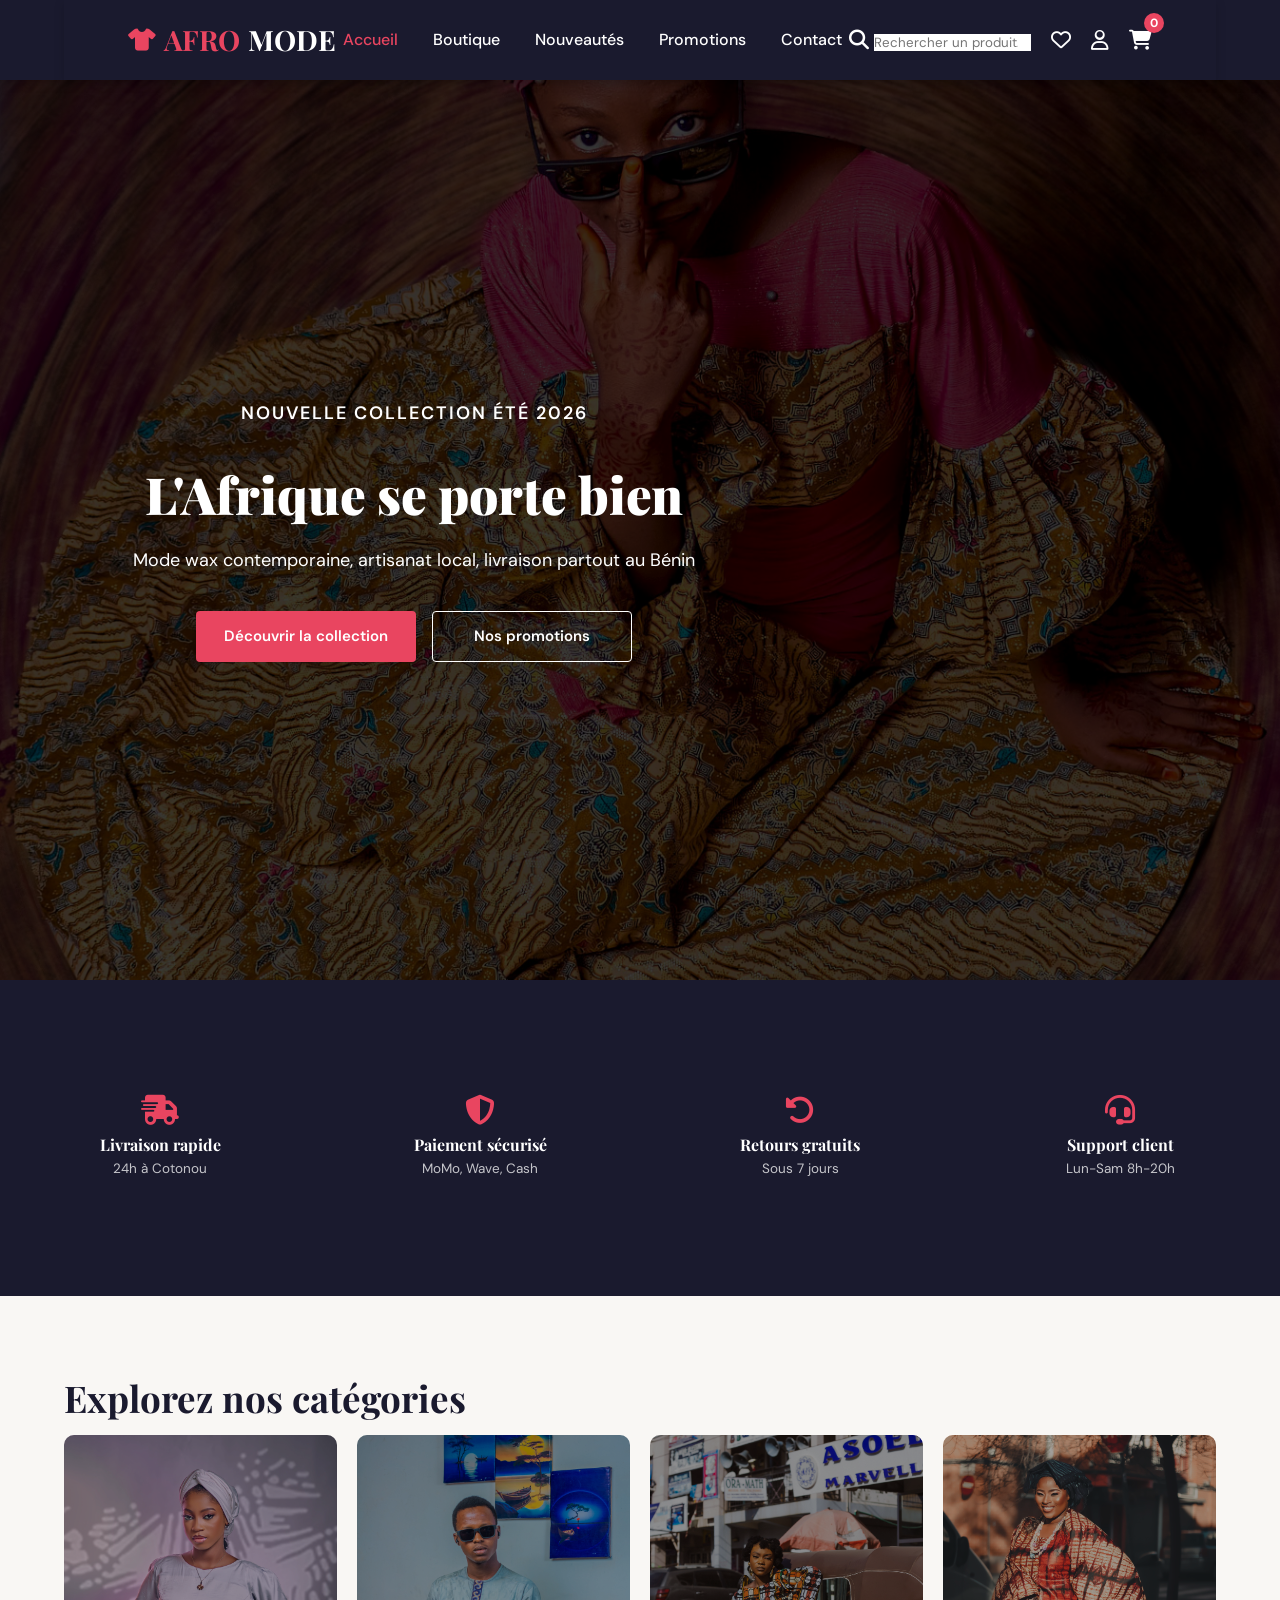
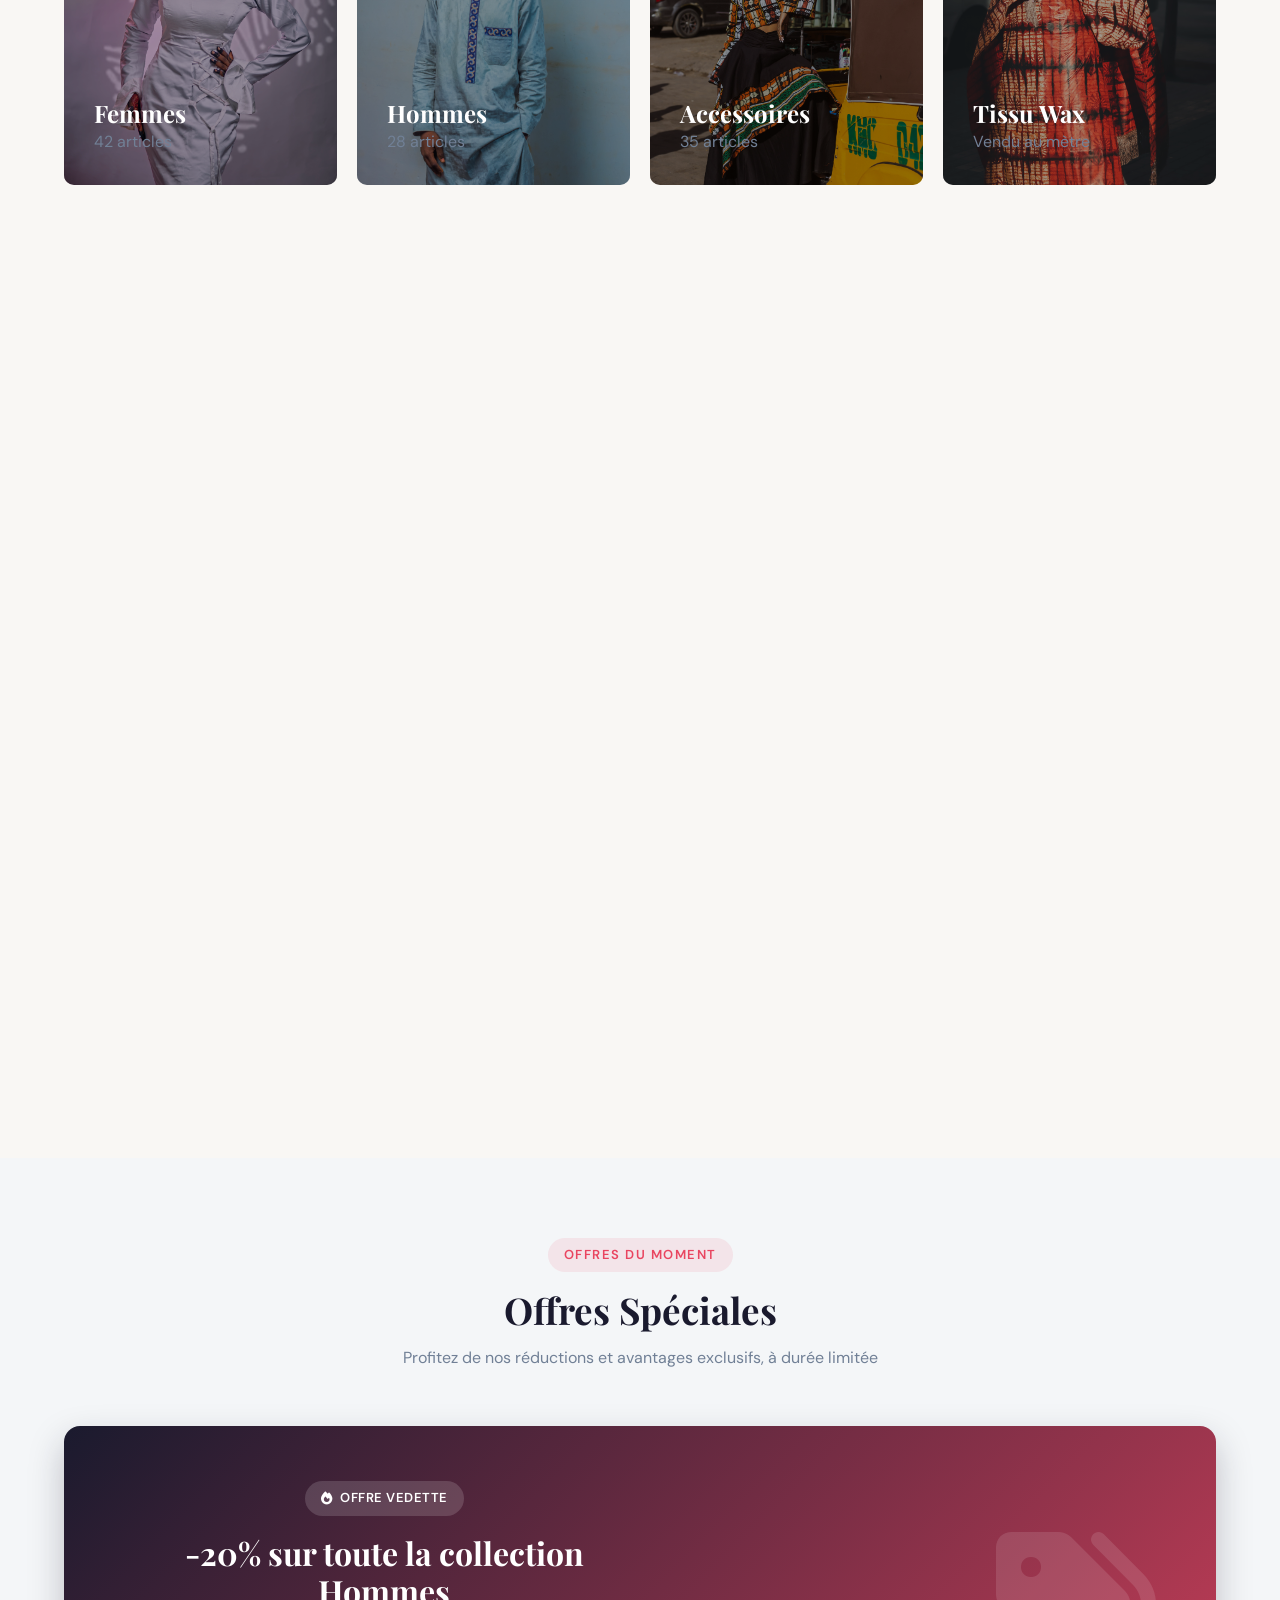
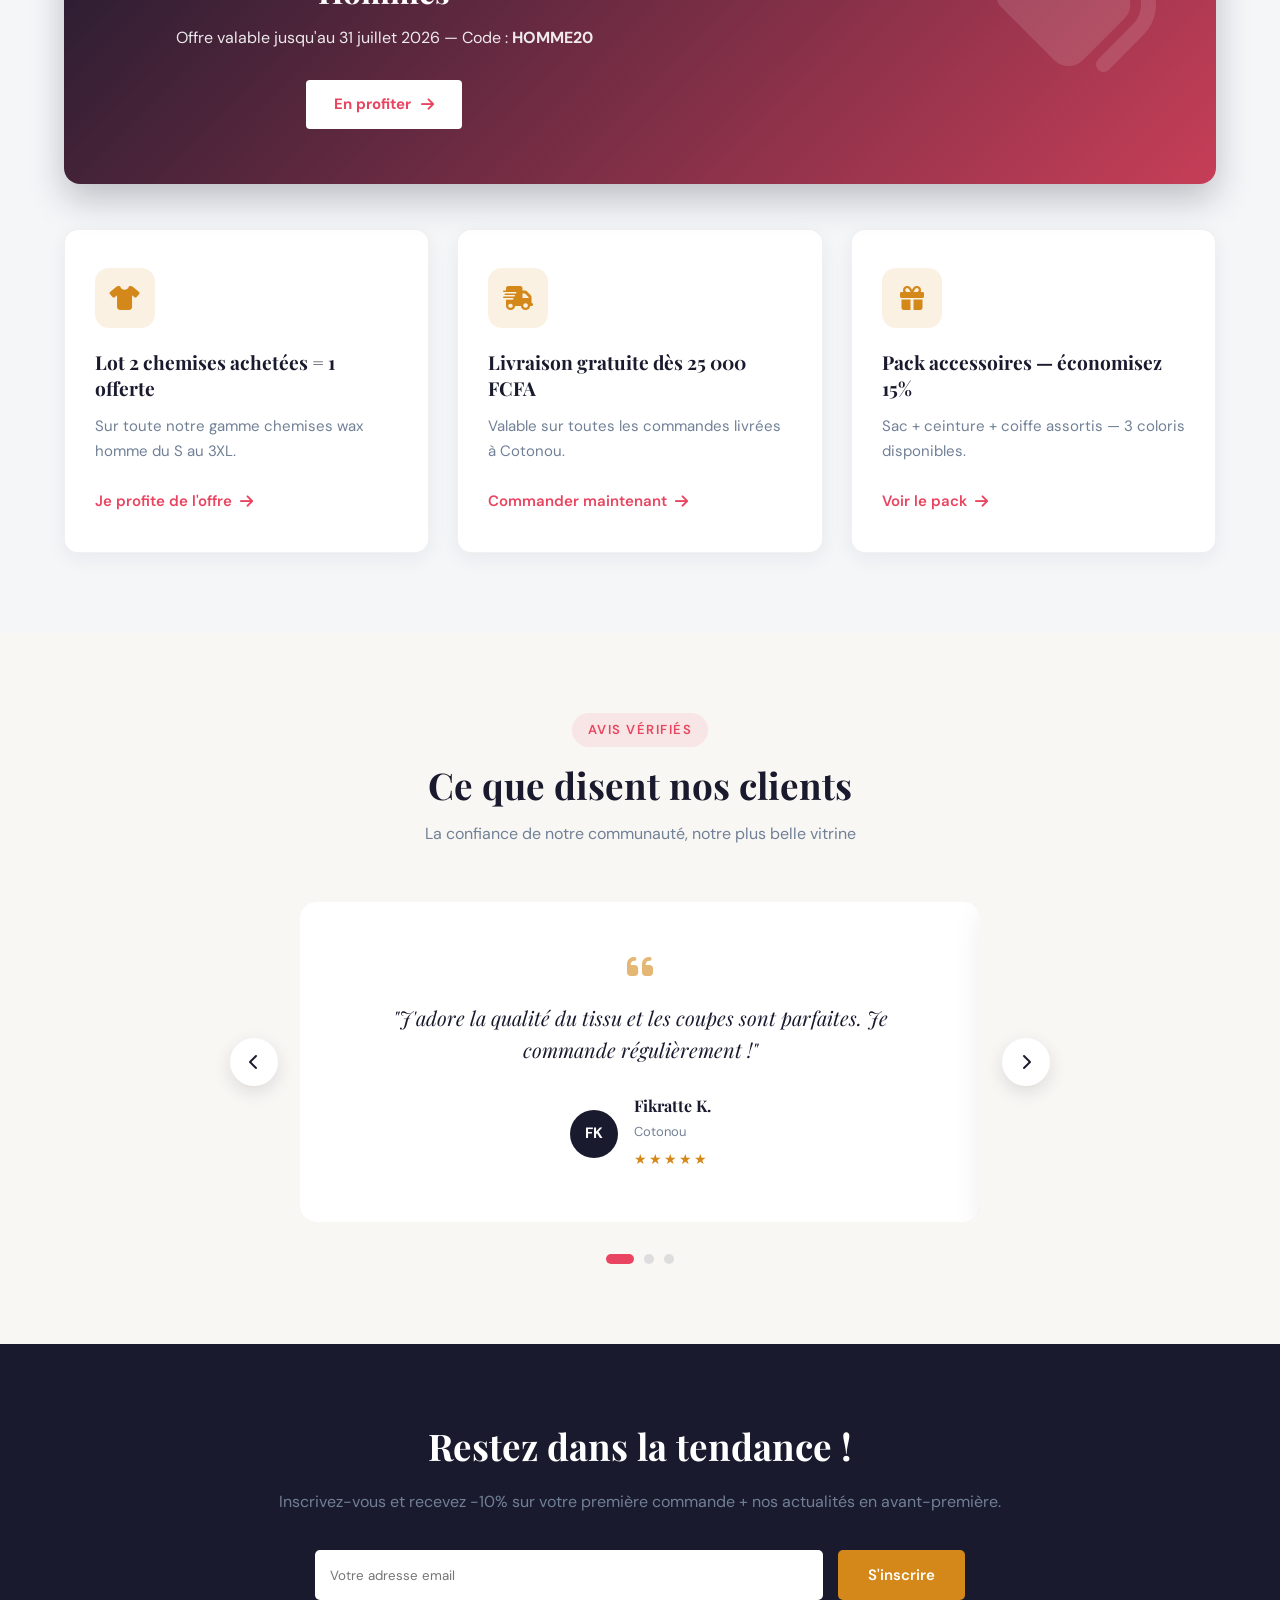
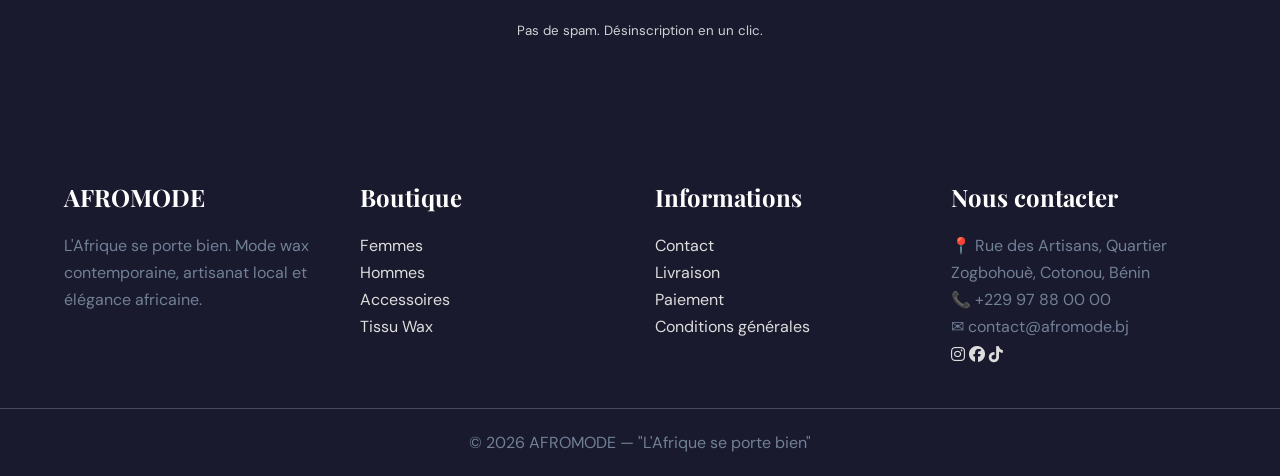
<file: index.html>
<!DOCTYPE html>
<html lang="fr">

<head>

<meta charset="UTF-8">

<meta name="viewport" content="width=device-width, initial-scale=1.0">


<title>Accueil - AFROMODE | L'Afrique se porte bien</title>


<meta name="description" content="AFROMODE boutique de mode africaine contemporaine à Cotonou. Découvrez nos vêtements wax, accessoires et tissus africains.">


<!-- Google Fonts -->

<link href="https://fonts.googleapis.com/css2?family=DM+Sans:wght@400;500;600&family=Playfair+Display:wght@600;700;900&display=swap" rel="stylesheet">


<!-- Font Awesome -->

<link rel="stylesheet" href="https://cdnjs.cloudflare.com/ajax/libs/font-awesome/6.5.2/css/all.min.css">


<!-- CSS -->

<link rel="stylesheet" href="css/style.css">

<link rel="stylesheet" href="css/responsive.css">


</head>



<body>



<!-- =========================
     NAVBAR
========================= -->


<header class="header">


<nav class="navbar container">

<a href="index.html" class="logo">

<i class="fa-solid fa-shirt"></i>

<span>AFRO</span>MODE

</a>




<button class="menu-toggle" id="menu-toggle" aria-label="Ouvrir le menu" aria-expanded="false" aria-controls="nav-menu">

<i class="fa-solid fa-bars"></i>

</button>




<ul class="nav-menu" id="nav-menu">


<li>
<a href="index.html" class="active">
Accueil
</a>
</li>


<li>
<a href="boutique.html">
Boutique
</a>
</li>


<li>
<a href="boutique.html#nouveautes">
Nouveautés
</a>
</li>


<li>
<a href="boutique.html#promos">
Promotions
</a>
</li>


<li>
<a href="contact.html">
Contact
</a>
</li>


</ul>




<div class="nav-actions">


<a href="#" id="search-btn">

<i class="fa-solid fa-magnifying-glass"></i>

<input
id="search-input"
type="search"
placeholder="Rechercher un produit...">

</a>



<a href="#">

<i class="fa-regular fa-heart"></i>

</a>



<a href="compte.html">

<i class="fa-regular fa-user"></i>

</a>



<a href="panier.html">

<i class="fa-solid fa-cart-shopping"></i>

<span class="cart-badge" id="cart-badge">0</span>

</a>


</div>



</nav>



<div class="search-box">

<div class="container">

<input type="search" placeholder="Rechercher un produit...">

</div>

</div>


</header>





<main>



<!-- =========================
        HERO
========================= -->


<section class="hero">


<div class="container">


<div class="hero-content">


<p class="hero-label">

Nouvelle Collection Été 2026

</p>



<h1>

L'Afrique se porte bien

</h1>



<p>

Mode wax contemporaine, artisanat local,
livraison partout au Bénin

</p>



<div class="hero-buttons">

<a href="boutique.html" class="btn btn-primary">

Découvrir la collection

</a>



<a href="boutique.html#promos" class="btn btn-outline">

Nos promotions

</a>

</div>



</div>


</div>


</section>





<!-- =========================
 SERVICES
========================= -->


<section class="services-bar">


<div class="service-item">

<i class="fa-solid fa-truck-fast"></i>

<h3>Livraison rapide</h3>

<p>24h à Cotonou</p>

</div>



<div class="service-item">

<i class="fa-solid fa-shield-halved"></i>

<h3>Paiement sécurisé</h3>

<p>MoMo, Wave, Cash</p>

</div>



<div class="service-item">

<i class="fa-solid fa-rotate-left"></i>

<h3>Retours gratuits</h3>

<p>Sous 7 jours</p>

</div>



<div class="service-item">

<i class="fa-solid fa-headset"></i>

<h3>Support client</h3>

<p>Lun-Sam 8h-20h</p>

</div>



</section>





<!-- =========================
 CATEGORIES
========================= -->


<section class="section">


<div class="container">


<h2>
Explorez nos catégories
</h2>



<div class="categories-grid">



<a class="category-card"
style="background-image:url('images/categories/cat-femmes.jpg')">


<div class="category-content">

<h3>Femmes</h3>

<p>42 articles</p>

</div>


</a>




<a class="category-card"
style="background-image:url('images/categories/cat-hommes.jpg')">


<div class="category-content">

<h3>Hommes</h3>

<p>28 articles</p>

</div>


</a>




<a class="category-card"
style="background-image:url('images/categories/cat-accessoires.jpg')">


<div class="category-content">

<h3>Accessoires</h3>

<p>35 articles</p>

</div>


</a>




<a class="category-card"
style="background-image:url('images/categories/cat-tissu.jpg')">


<div class="category-content">

<h3>Tissu Wax</h3>

<p>Vendu au mètre</p>

</div>


</a>



</div>


</div>


</section>





<!-- La suite arrive dans le prochain message :
Nouveautés + Promotions + Témoignages + Newsletter + Footer
-->

<!-- =========================
     SECTION NOUVEAUTES
========================= -->

<section class="section reveal" id="nouveautes">

<div class="container">


<h2>
Nouveautés
</h2>

<p class="section-description">
Les dernières pièces de notre collection
</p>



<div class="products-grid">



<!-- Produit 1 -->

<article class="product-card"
data-nom="Robe wax Adinkra"
data-categorie="femmes"
data-prix="18500"
data-badge="nouveau"
data-note="4.8">


<div class="product-image">


<img src="images/produits/produit-01.jpg"
alt="Robe wax Adinkra">


<span class="product-badge new">
Nouveau
</span>


<button class="favorite">

<i class="fa-regular fa-heart"></i>

</button>


</div>



<div class="product-info">


<h3>
Robe wax Adinkra
</h3>


<p class="category">
Femmes
</p>



<div class="rating">

<i class="fa-solid fa-star"></i>
<i class="fa-solid fa-star"></i>
<i class="fa-solid fa-star"></i>
<i class="fa-solid fa-star"></i>
<i class="fa-solid fa-star"></i>

<span>(24)</span>

</div>



<p class="price">
18 500 FCFA
</p>



<button class="btn-cart">

<i class="fa-solid fa-cart-plus"></i>

Ajouter au panier

</button>


</div>


</article>





<!-- Produit 2 -->


<article class="product-card"
data-nom="Chemise Kente homme"
data-categorie="hommes"
data-prix="10500"
data-badge="promo"
data-note="4.6">


<div class="product-image">


<img src="images/produits/produit-02.jpg"
alt="Chemise Kente homme">


<span class="product-badge promo">
Promo
</span>


<button class="favorite">

<i class="fa-regular fa-heart"></i>

</button>


</div>



<div class="product-info">


<h3>
Chemise Kente homme
</h3>


<p class="category">
Hommes
</p>


<div class="rating">

<i class="fa-solid fa-star"></i>
<i class="fa-solid fa-star"></i>
<i class="fa-solid fa-star"></i>
<i class="fa-solid fa-star"></i>
<i class="fa-regular fa-star"></i>


<span>(17)</span>

</div>



<p class="old-price">
14 000 FCFA
</p>


<p class="price promo-price">
10 500 FCFA
</p>



<button class="btn-cart">

<i class="fa-solid fa-cart-plus"></i>

Ajouter au panier

</button>


</div>


</article>






<!-- Produit 3 -->


<article class="product-card"
data-nom="Sac raphia brodé"
data-categorie="accessoires"
data-prix="9800"
data-badge="tendance"
data-note="4.7">



<div class="product-image">


<img src="images/produits/produit-03.jpg"
alt="Sac raphia brodé">


<span class="product-badge trend">
Tendance
</span>


<button class="favorite">

<i class="fa-regular fa-heart"></i>

</button>


</div>




<div class="product-info">


<h3>
Sac raphia brodé
</h3>


<p class="category">
Accessoires
</p>



<div class="rating">

<i class="fa-solid fa-star"></i>
<i class="fa-solid fa-star"></i>
<i class="fa-solid fa-star"></i>
<i class="fa-solid fa-star"></i>
<i class="fa-solid fa-star-half-stroke"></i>


<span>(12)</span>

</div>


<p class="price">
9 800 FCFA
</p>



<button class="btn-cart">

<i class="fa-solid fa-cart-plus"></i>

Ajouter au panier

</button>


</div>


</article>







<!-- Produit 4 -->


<article class="product-card"
data-nom="Boubou dashiki modern"
data-categorie="femmes"
data-prix="17600"
data-badge="nouveau"
data-note="4.9">



<div class="product-image">


<img src="images/produits/produit-04.jpg"
alt="Boubou dashiki modern">


<span class="product-badge new">
Nouveau
</span>


<button class="favorite">

<i class="fa-regular fa-heart"></i>

</button>


</div>




<div class="product-info">


<h3>
Boubou dashiki modern
</h3>


<p class="category">
Femmes
</p>



<div class="rating">


<i class="fa-solid fa-star"></i>
<i class="fa-solid fa-star"></i>
<i class="fa-solid fa-star"></i>
<i class="fa-solid fa-star"></i>
<i class="fa-solid fa-star"></i>


<span>(31)</span>


</div>



<p class="old-price">
22 000 FCFA
</p>


<p class="price promo-price">
17 600 FCFA
</p>




<button class="btn-cart">

<i class="fa-solid fa-cart-plus"></i>

Ajouter au panier

</button>


</div>


</article>



</div>



<div class="center-btn">

<a href="boutique.html" class="btn btn-primary">

Voir tous les produits

</a>

</div>



</div>


</section>







<!-- =========================
     PROMOTIONS
========================= -->

<section class="section promo-section reveal" id="promos">

<div class="container">

<div class="section-heading">
<span class="section-tag">Offres du moment</span>
<h2>Offres Spéciales</h2>
<p class="section-description">Profitez de nos réductions et avantages exclusifs, à durée limitée</p>
</div>

<div class="promo-banner">

<div class="promo-banner-content">

<span class="promo-banner-tag">
<i class="fa-solid fa-fire" aria-hidden="true"></i>
Offre vedette
</span>

<h3>
-20% sur toute la collection Hommes
</h3>

<p>
Offre valable jusqu'au 31 juillet 2026 — Code : <strong>HOMME20</strong>
</p>

<a href="boutique.html?categorie=hommes" class="btn btn-white">
En profiter
<i class="fa-solid fa-arrow-right" aria-hidden="true"></i>
</a>

</div>

<div class="promo-banner-icon" aria-hidden="true">
<i class="fa-solid fa-tags"></i>
</div>

</div>

<div class="promo-grid">

<article class="promo-card">

<div class="promo-card-icon">
<i class="fa-solid fa-shirt" aria-hidden="true"></i>
</div>

<h3>
Lot 2 chemises achetées = 1 offerte
</h3>

<p>
Sur toute notre gamme chemises wax homme du S au 3XL.
</p>

<a href="boutique.html" class="promo-link">
Je profite de l'offre
<i class="fa-solid fa-arrow-right" aria-hidden="true"></i>
</a>

</article>

<article class="promo-card">

<div class="promo-card-icon">
<i class="fa-solid fa-truck-fast" aria-hidden="true"></i>
</div>

<h3>
Livraison gratuite dès 25 000 FCFA
</h3>

<p>
Valable sur toutes les commandes livrées à Cotonou.
</p>

<a href="boutique.html" class="promo-link">
Commander maintenant
<i class="fa-solid fa-arrow-right" aria-hidden="true"></i>
</a>

</article>

<article class="promo-card">

<div class="promo-card-icon">
<i class="fa-solid fa-gift" aria-hidden="true"></i>
</div>

<h3>
Pack accessoires — économisez 15%
</h3>

<p>
Sac + ceinture + coiffe assortis — 3 coloris disponibles.
</p>

<a href="boutique.html" class="promo-link">
Voir le pack
<i class="fa-solid fa-arrow-right" aria-hidden="true"></i>
</a>

</article>

</div>

</div>

</section>

<!-- =========================
     TEMOIGNAGES CLIENTS — DIAPORAMA
========================= -->

<section class="section testimonials-section reveal" aria-label="Avis de nos clients">

<div class="container">

<div class="section-heading">
<span class="section-tag">Avis vérifiés</span>
<h2>Ce que disent nos clients</h2>
<p class="section-description">La confiance de notre communauté, notre plus belle vitrine</p>
</div>

<div class="testimonial-slider">

<button type="button" class="testimonial-arrow testimonial-prev" id="testimonial-prev" aria-label="Avis précédent">
<i class="fa-solid fa-chevron-left" aria-hidden="true"></i>
</button>

<div class="testimonial-track-wrapper">

<div class="testimonial-track" id="testimonial-track" role="list">

<!-- Avis 1 -->
<article class="testimonial-slide" role="listitem">
<i class="fa-solid fa-quote-left testimonial-quote-icon" aria-hidden="true"></i>
<p class="testimonial-text">
"J'adore la qualité du tissu et les coupes sont parfaites. Je commande régulièrement !"
</p>
<div class="testimonial-footer">
<div class="testimonial-avatar" aria-hidden="true">FK</div>
<div class="testimonial-author">
<h3>Fikratte K.</h3>
<span>Cotonou</span>
<div class="stars" aria-label="Note : 5 sur 5">★★★★★</div>
</div>
</div>
</article>

<!-- Avis 2 -->
<article class="testimonial-slide" role="listitem">
<i class="fa-solid fa-quote-left testimonial-quote-icon" aria-hidden="true"></i>
<p class="testimonial-text">
"Livraison en 24h comme promis. Le boubou était encore mieux qu'en photo. Bravo AFROMODE !"
</p>
<div class="testimonial-footer">
<div class="testimonial-avatar" aria-hidden="true">MO</div>
<div class="testimonial-author">
<h3>Martial O.</h3>
<span>Porto-Novo</span>
<div class="stars" aria-label="Note : 5 sur 5">★★★★★</div>
</div>
</div>
</article>

<!-- Avis 3 -->
<article class="testimonial-slide" role="listitem">
<i class="fa-solid fa-quote-left testimonial-quote-icon" aria-hidden="true"></i>
<p class="testimonial-text">
"Belle boutique, bon service client. J'ai pu changer ma taille facilement. Je recommande."
</p>
<div class="testimonial-footer">
<div class="testimonial-avatar" aria-hidden="true">AN</div>
<div class="testimonial-author">
<h3>Adaeze N.</h3>
<span>Abomey</span>
<div class="stars" aria-label="Note : 4 sur 5">★★★★☆</div>
</div>
</div>
</article>

</div>

</div>

<button type="button" class="testimonial-arrow testimonial-next" id="testimonial-next" aria-label="Avis suivant">
<i class="fa-solid fa-chevron-right" aria-hidden="true"></i>
</button>

</div>

<div class="testimonial-dots" id="testimonial-dots" role="tablist" aria-label="Sélection de l'avis"></div>

</div>

</section>








<!-- =========================
     NEWSLETTER
========================= -->


<section class="newsletter reveal">


<div class="container">


<h2>

Restez dans la tendance !

</h2>



<p>

Inscrivez-vous et recevez -10% sur votre première commande
+ nos actualités en avant-première.

</p>



<form class="newsletter-form">


<input 
type="email"
placeholder="Votre adresse email"
required>



<button class="btn btn-primary">

S'inscrire

</button>


</form>



<small>

Pas de spam. Désinscription en un clic.

</small>



</div>


</section>








<!-- =========================
     FOOTER
========================= -->


<footer class="footer">


<div class="container footer-grid">



<!-- Colonne 1 -->


<div>


<h3>

AFROMODE

</h3>


<p>

L'Afrique se porte bien.
Mode wax contemporaine,
artisanat local et élégance africaine.

</p>


</div>





<!-- Colonne 2 -->


<div>


<h3>

Boutique

</h3>



<ul>


<li>

<a href="boutique.html">

Femmes

</a>

</li>



<li>

<a href="boutique.html">

Hommes

</a>

</li>



<li>

<a href="boutique.html">

Accessoires

</a>

</li>



<li>

<a href="boutique.html">

Tissu Wax

</a>

</li>



</ul>


</div>






<!-- Colonne 3 -->


<div>


<h3>

Informations

</h3>



<ul>


<li>

<a href="contact.html">

Contact

</a>

</li>


<li>

<a href="#">

Livraison

</a>

</li>


<li>

<a href="#">

Paiement

</a>

</li>


<li>

<a href="#">

Conditions générales

</a>

</li>


</ul>


</div>







<!-- Colonne 4 -->


<div>


<h3>

Nous contacter

</h3>



<p>

📍 Rue des Artisans,
Quartier Zogbohouè,
Cotonou, Bénin

</p>



<p>

📞 +229 97 88 00 00

</p>



<p>

✉ contact@afromode.bj

</p>




<div class="social-links">


<a href="#">

<i class="fa-brands fa-instagram"></i>

</a>



<a href="#">

<i class="fa-brands fa-facebook"></i>

</a>



<a href="#">

<i class="fa-brands fa-tiktok"></i>

</a>


</div>



</div>



</div>






<div class="footer-bottom">


<p>

© 2026 AFROMODE —
"L'Afrique se porte bien"

</p>


</div>



</footer>







<!-- =========================
     JAVASCRIPT
========================= -->






<script src="js/main.js"></script>
<script src="js/animation.js"></script>

</body>


</html>
</file>
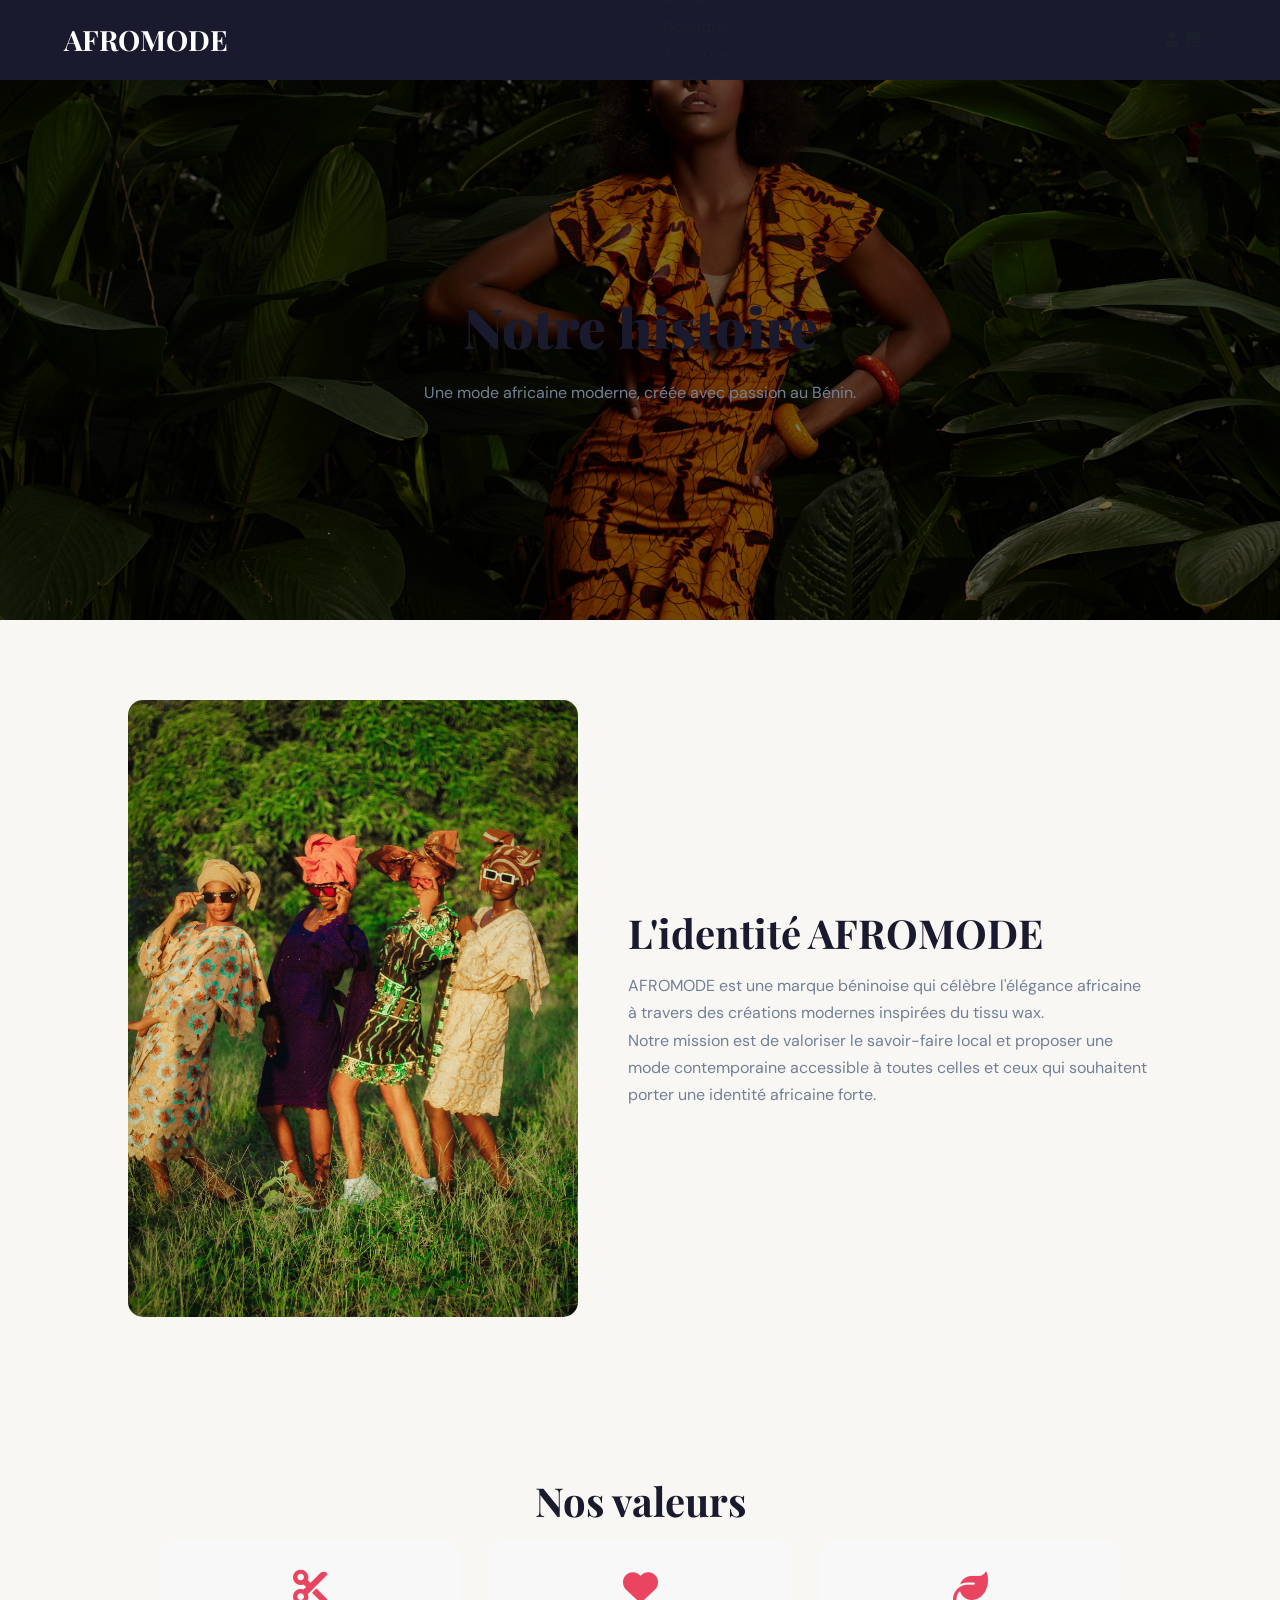
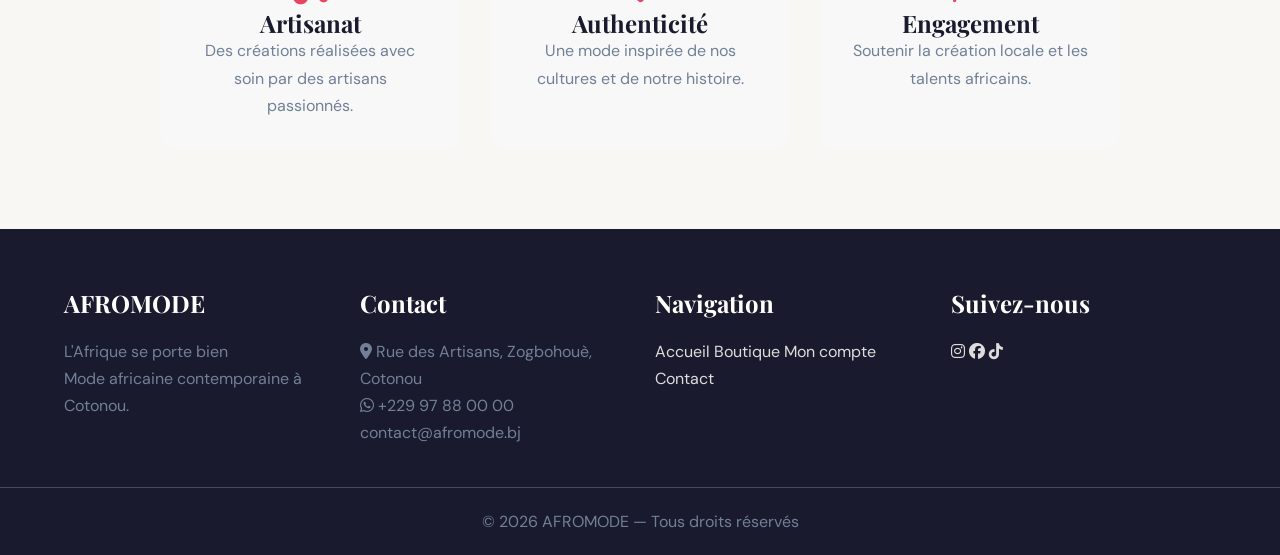
<file: a-propos.html>
<!DOCTYPE html>
<html lang="fr">

<head>

<meta charset="UTF-8">
<meta name="viewport" content="width=device-width, initial-scale=1.0">

<title>À propos - AFROMODE</title>


<!-- CSS -->
<link rel="stylesheet" href="css/style.css">


<!-- Google Fonts -->
<link href="https://fonts.googleapis.com/css2?family=DM+Sans:wght@400;500;600&family=Playfair+Display:wght@600;700&display=swap" rel="stylesheet">


<!-- Font Awesome -->
<link rel="stylesheet" href="https://cdnjs.cloudflare.com/ajax/libs/font-awesome/6.5.0/css/all.min.css">


</head>


<body>


<!-- NAVBAR -->

<header>

<nav class="navbar">


<div class="logo">
AFROMODE
</div>


<ul class="nav-links">

<li>
<a href="index.html">
Accueil
</a>
</li>


<li>
<a href="boutique.html">
Boutique
</a>
</li>


<li>
<a href="a-propos.html">
À propos
</a>
</li>


<li>
<a href="contact.html">
Contact
</a>
</li>


</ul>


<div class="nav-icons">


<a href="compte.html">
<i class="fa-solid fa-user"></i>
</a>


<a href="panier.html">

<i class="fa-solid fa-cart-shopping"></i>

<span id="cart-count">
0
</span>

</a>


</div>


</nav>

</header>



<!-- HERO -->


<section class="about-hero">


<div class="overlay"></div>


<div class="about-title">

<h1>
Notre histoire
</h1>


<p>
Une mode africaine moderne,
créée avec passion au Bénin.
</p>


</div>


</section>




<!-- PRESENTATION -->


<section class="about-section">


<div class="about-container">


<div class="about-image">

<img src="images/about/artisanat.jpg" 
alt="Artisanat africain">

</div>



<div class="about-text">


<h2>
L'identité AFROMODE
</h2>


<p>

AFROMODE est une marque béninoise
qui célèbre l'élégance africaine
à travers des créations modernes
inspirées du tissu wax.

</p>


<p>

Notre mission est de valoriser
le savoir-faire local et proposer
une mode contemporaine accessible
à toutes celles et ceux qui souhaitent
porter une identité africaine forte.

</p>


</div>


</div>


</section>




<!-- VALEURS -->


<section class="values">


<h2>
Nos valeurs
</h2>


<div class="values-grid">



<div class="value-card">

<i class="fa-solid fa-scissors"></i>

<h3>
Artisanat
</h3>

<p>
Des créations réalisées avec soin
par des artisans passionnés.
</p>

</div>



<div class="value-card">

<i class="fa-solid fa-heart"></i>

<h3>
Authenticité
</h3>

<p>
Une mode inspirée de nos cultures
et de notre histoire.
</p>

</div>



<div class="value-card">

<i class="fa-solid fa-leaf"></i>

<h3>
Engagement
</h3>

<p>
Soutenir la création locale
et les talents africains.
</p>

</div>


</div>


</section>




<!-- FOOTER -->


<footer class="footer">


<div class="container footer-grid">



<div>


<h3>

AFROMODE

</h3>


<p>

L'Afrique se porte bien

</p>


<p>

Mode africaine contemporaine à Cotonou.

</p>


</div>





<div>


<h3>

Contact

</h3>


<p>

<i class="fa-solid fa-location-dot"></i>

Rue des Artisans, Zogbohouè, Cotonou

</p>



<p>

<i class="fa-brands fa-whatsapp"></i>

+229 97 88 00 00

</p>



<p>

contact@afromode.bj

</p>


</div>






<div>


<h3>

Navigation

</h3>



<a href="index.html">

Accueil

</a>



<a href="boutique.html">

Boutique

</a>



<a href="compte.html">

Mon compte

</a>



<a href="contact.html">

Contact

</a>



</div>





<div>


<h3>

Suivez-nous

</h3>



<div class="socials">


<a href="#">

<i class="fa-brands fa-instagram"></i>

</a>



<a href="#">

<i class="fa-brands fa-facebook"></i>

</a>



<a href="#">

<i class="fa-brands fa-tiktok"></i>

</a>



</div>


</div>




</div>




<div class="footer-bottom">


<p>

© 2026 AFROMODE — Tous droits réservés

</p>


</div>


</footer>





<script src="js/main.js"></script>
<script src="js/animation.js"></script>

</body>

</html>
</file>
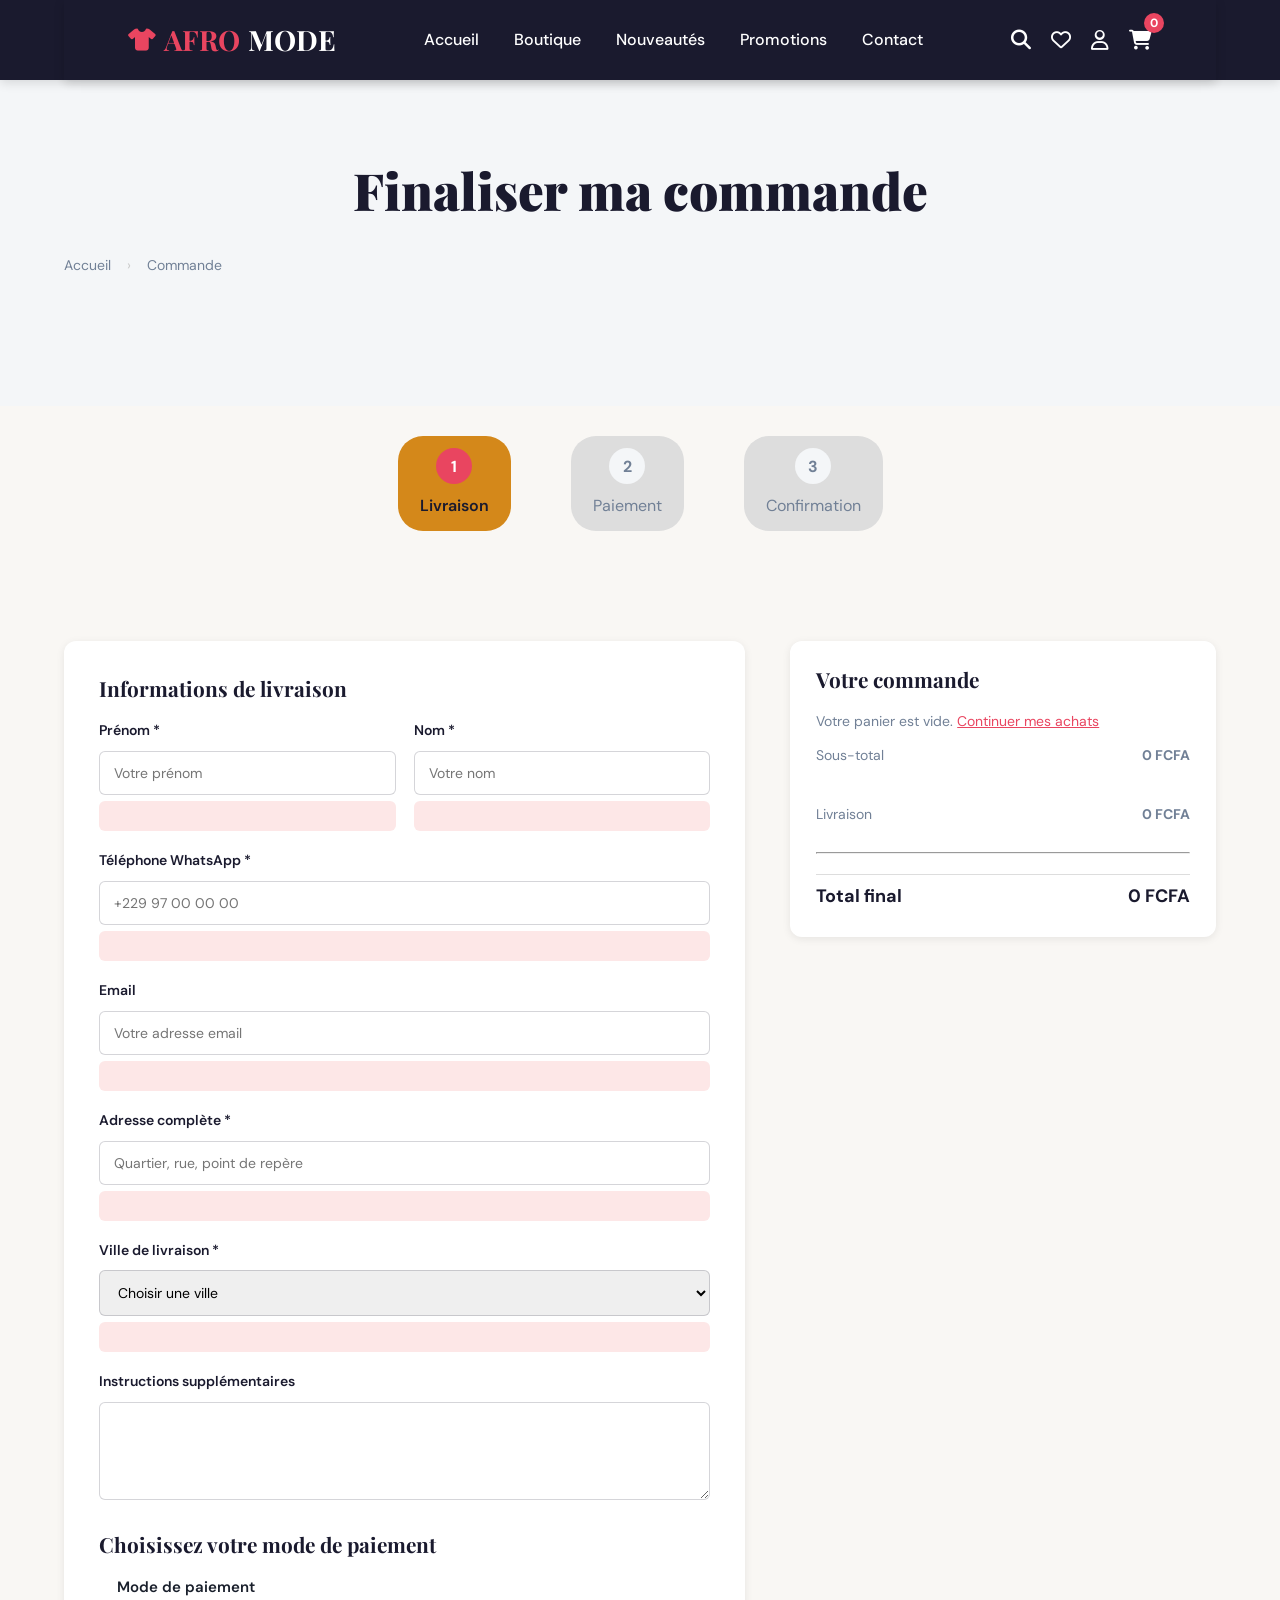
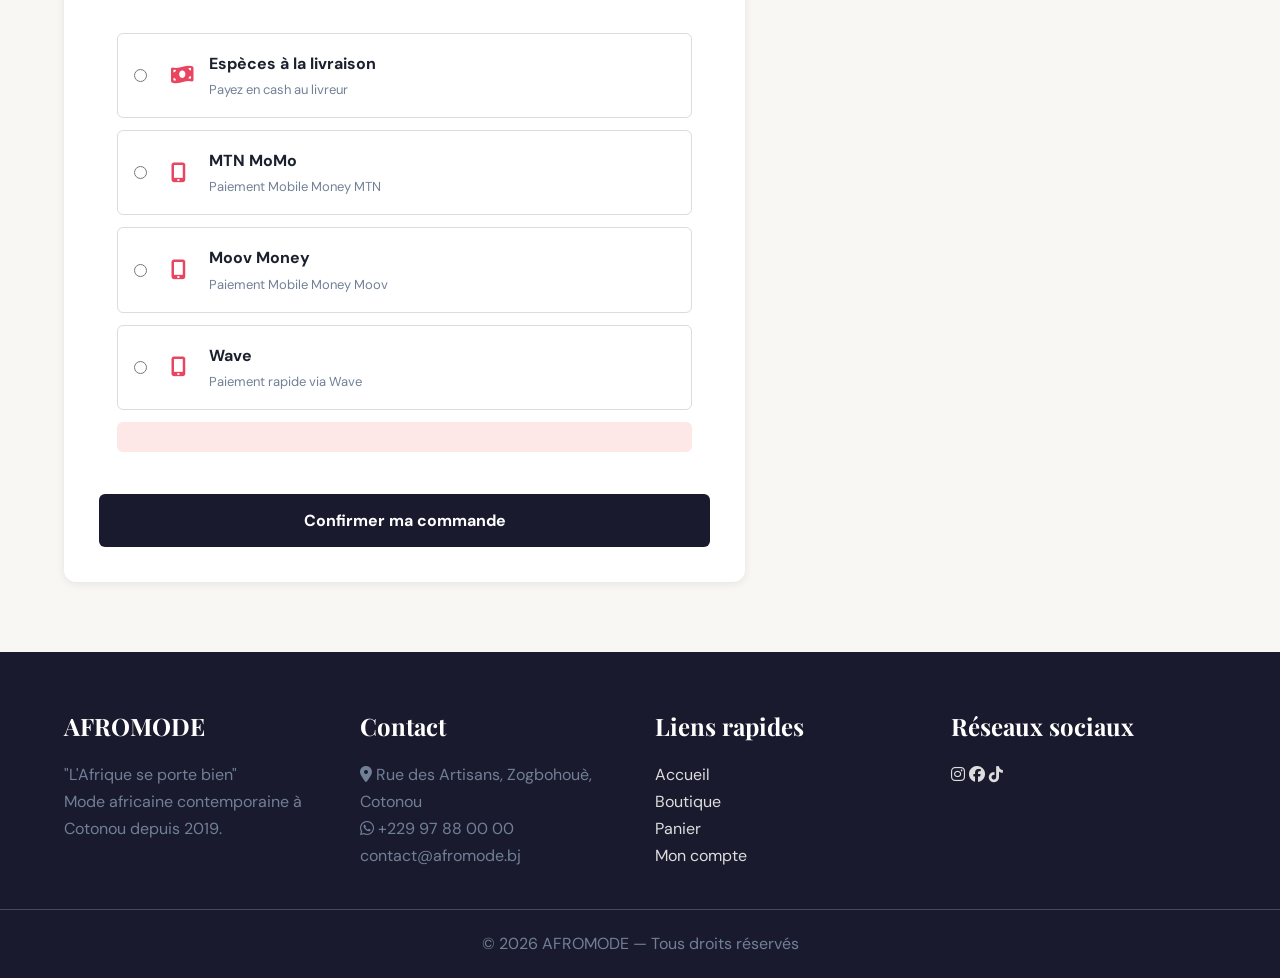
<file: commande.html>
<!DOCTYPE html>
<html lang="fr">


<head>


<meta charset="UTF-8">


<meta name="viewport" content="width=device-width, initial-scale=1.0">



<title>Finaliser ma commande - AFROMODE</title>



<meta name="description" content="Finalisez votre commande AFROMODE avec livraison et paiement sécurisé.">





<!-- Google Fonts -->


<link href="https://fonts.googleapis.com/css2?family=DM+Sans:wght@400;500;600;700&family=Playfair+Display:wght@600;700;900&display=swap" rel="stylesheet">





<!-- Font Awesome -->


<link rel="stylesheet" href="https://cdnjs.cloudflare.com/ajax/libs/font-awesome/6.5.2/css/all.min.css">





<!-- CSS -->


<link rel="stylesheet" href="css/style.css">

<link rel="stylesheet" href="css/responsive.css">



</head>





<body>





<!-- ==========================
          NAVBAR
========================== -->


<header class="header">


<nav class="navbar container">


<a href="index.html" class="logo">


<i class="fa-solid fa-shirt"></i>


<span>AFRO</span>MODE


</a>






<button class="menu-toggle">


<i class="fa-solid fa-bars"></i>


</button>





<ul class="nav-menu">


<li>

<a href="index.html">

Accueil

</a>

</li>





<li>

<a href="boutique.html">

Boutique

</a>

</li>





<li>

<a href="boutique.html#nouveautes">

Nouveautés

</a>

</li>





<li>

<a href="boutique.html#promos">

Promotions

</a>

</li>





<li>

<a href="contact.html">

Contact

</a>

</li>



</ul>







<div class="nav-actions">


<a href="#" id="search-btn">

<i class="fa-solid fa-magnifying-glass"></i>

</a>





<a href="#">

<i class="fa-regular fa-heart"></i>

</a>





<a href="compte.html">

<i class="fa-regular fa-user"></i>

</a>






<a href="panier.html">


<i class="fa-solid fa-cart-shopping"></i>


<span class="cart-badge">

0

</span>


</a>



</div>






</nav>


</header>









<main>






<!-- ==========================
        PAGE HEADER
========================== -->


<section class="page-header">


<div class="container">


<h1>

Finaliser ma commande

</h1>





<div class="breadcrumb">


<a href="index.html">

Accueil

</a>


<span>

›

</span>


Commande


</div>




</div>


</section>









<!-- ==========================
       PROGRESSION
========================== -->


<section class="checkout-progress">


<div class="container progress-box">



<div class="step active">


<span>

1

</span>


<p>

Livraison

</p>


</div>






<div class="step">


<span>

2

</span>


<p>

Paiement

</p>


</div>






<div class="step">


<span>

3

</span>


<p>

Confirmation

</p>


</div>



</div>


</section>








<!-- ==========================
       CHECKOUT
========================== -->


<section class="checkout-section">


<div class="container checkout-layout">






<!-- FORMULAIRE -->


<div class="checkout-form">


<h2>

Informations de livraison

</h2>





<form id="order-form">




<div class="form-row">


<div class="form-group">


<label for="firstname">

Prénom *

</label>



<input 

type="text"

id="firstname"

placeholder="Votre prénom">


<span class="error-message"></span>


</div>






<div class="form-group">


<label for="lastname">

Nom *

</label>



<input 

type="text"

id="lastname"

placeholder="Votre nom">


<span class="error-message"></span>


</div>




</div>







<!-- TELEPHONE -->


<div class="form-group">


<label for="phone">

Téléphone WhatsApp *

</label>



<input

type="tel"

id="phone"

placeholder="+229 97 00 00 00">



<span class="error-message"></span>



</div>







<!-- EMAIL -->


<div class="form-group">


<label for="email">

Email

</label>



<input

type="email"

id="email"

placeholder="Votre adresse email">



<span class="error-message"></span>



</div>








<!-- ADRESSE -->


<div class="form-group">


<label for="address">

Adresse complète *

</label>



<input

type="text"

id="address"

placeholder="Quartier, rue, point de repère">



<span class="error-message"></span>



</div>








<!-- VILLE -->


<div class="form-group">


<label for="city">

Ville de livraison *

</label>




<select id="city">



<option value="">

Choisir une ville

</option>



<option value="cotonou">

Cotonou (24h)

</option>




<option value="porto">

Porto-Novo (48h)

</option>





<option value="parakou">

Parakou (5 jours)

</option>





<option value="autre">

Autre ville du Bénin (5 jours)

</option>



</select>



<span class="error-message"></span>



</div>








<!-- INSTRUCTIONS -->


<div class="form-group">


<label for="message">

Instructions supplémentaires

</label>




<textarea

id="message"

rows="4"

placeholder="Appeler avant d'arriver, sonner portail vert...">

</textarea>



</div>









<!-- ==========================
       PAIEMENT
========================== -->



<h2>

Choisissez votre mode de paiement

</h2>





<fieldset class="payment-method">



<legend>

Mode de paiement

</legend>








<label class="payment-card">


<input 

type="radio"

name="payment"

value="cash">



<i class="fa-solid fa-money-bill-wave"></i>



<div>


<strong>

Espèces à la livraison

</strong>



<p>

Payez en cash au livreur

</p>



</div>


</label>








<label class="payment-card">


<input 

type="radio"

name="payment"

value="momo">



<i class="fa-solid fa-mobile-screen-button"></i>



<div>


<strong>

MTN MoMo

</strong>



<p>

Paiement Mobile Money MTN

</p>



</div>


</label>








<label class="payment-card">


<input 

type="radio"

name="payment"

value="moov">



<i class="fa-solid fa-mobile-screen-button"></i>



<div>


<strong>

Moov Money

</strong>



<p>

Paiement Mobile Money Moov

</p>



</div>


</label>








<label class="payment-card">


<input 

type="radio"

name="payment"

value="wave">



<i class="fa-solid fa-mobile-screen-button"></i>



<div>


<strong>

Wave

</strong>



<p>

Paiement rapide via Wave

</p>



</div>


</label>






<span class="error-message" id="payment-error"></span>



</fieldset>







<button 

type="submit"

class="confirm-order-btn">


Confirmer ma commande


</button>







</form>





</div>









<!-- ==========================
      RECAPITULATIF PANIER
========================== -->


<aside class="order-summary">



<h2>

Votre commande

</h2>






<div id="checkout-items">

<!-- Les articles seront ajoutés par JavaScript -->

</div>








<div class="summary-line">


<span>

Sous-total

</span>



<strong id="checkout-subtotal">

0 FCFA

</strong>



</div>








<div class="summary-line">


<span>

Livraison

</span>



<strong id="checkout-delivery">

0 FCFA

</strong>



</div>







<hr>







<div class="summary-total">


<span>

Total final

</span>



<strong id="checkout-total">

0 FCFA

</strong>



</div>






</aside>







</div>
<!-- FIN CHECKOUT LAYOUT -->



</section>






</main>






<!-- ==========================
      CONFIRMATION COMMANDE
========================== -->


<section class="order-confirmation" id="confirmation-box" style="display:none;">



<div class="confirmation-content">



<i class="fa-solid fa-circle-check"></i>





<h2>

Commande confirmée !

</h2>






<p>

Merci pour votre commande !

Notre équipe vous contactera sous 2h sur WhatsApp pour confirmer les détails et organiser la livraison.

</p>






<h3>

Commande n°

<span id="order-number">

AFR-00000

</span>


</h3>







<a href="boutique.html" class="btn-primary">


Retour à la boutique


</a>





</div>



</section>









<!-- ==========================
          FOOTER
========================== -->


<footer class="footer">


<div class="container footer-grid">






<div>


<h3>

AFROMODE

</h3>



<p>

"L'Afrique se porte bien"

</p>



<p>

Mode africaine contemporaine à Cotonou depuis 2019.

</p>



</div>









<div>


<h3>

Contact

</h3>



<p>

<i class="fa-solid fa-location-dot"></i>

Rue des Artisans, Zogbohouè, Cotonou

</p>




<p>

<i class="fa-brands fa-whatsapp"></i>

+229 97 88 00 00

</p>




<p>

contact@afromode.bj

</p>



</div>









<div>


<h3>

Liens rapides

</h3>




<a href="index.html">

Accueil

</a>



<br>



<a href="boutique.html">

Boutique

</a>




<br>



<a href="panier.html">

Panier

</a>




<br>



<a href="compte.html">

Mon compte

</a>



</div>









<div>


<h3>

Réseaux sociaux

</h3>



<div class="socials">



<a href="#">

<i class="fa-brands fa-instagram"></i>

</a>




<a href="#">

<i class="fa-brands fa-facebook"></i>

</a>




<a href="#">

<i class="fa-brands fa-tiktok"></i>

</a>



</div>



</div>






</div>








<div class="footer-bottom">


<p>

© 2026 AFROMODE — Tous droits réservés

</p>



</div>



</footer>









<!-- JAVASCRIPT -->









<script src="js/main.js"></script>
<script src="js/commande.js"></script>
<script src="js/animation.js"></script>

</body>


</html>
</file>
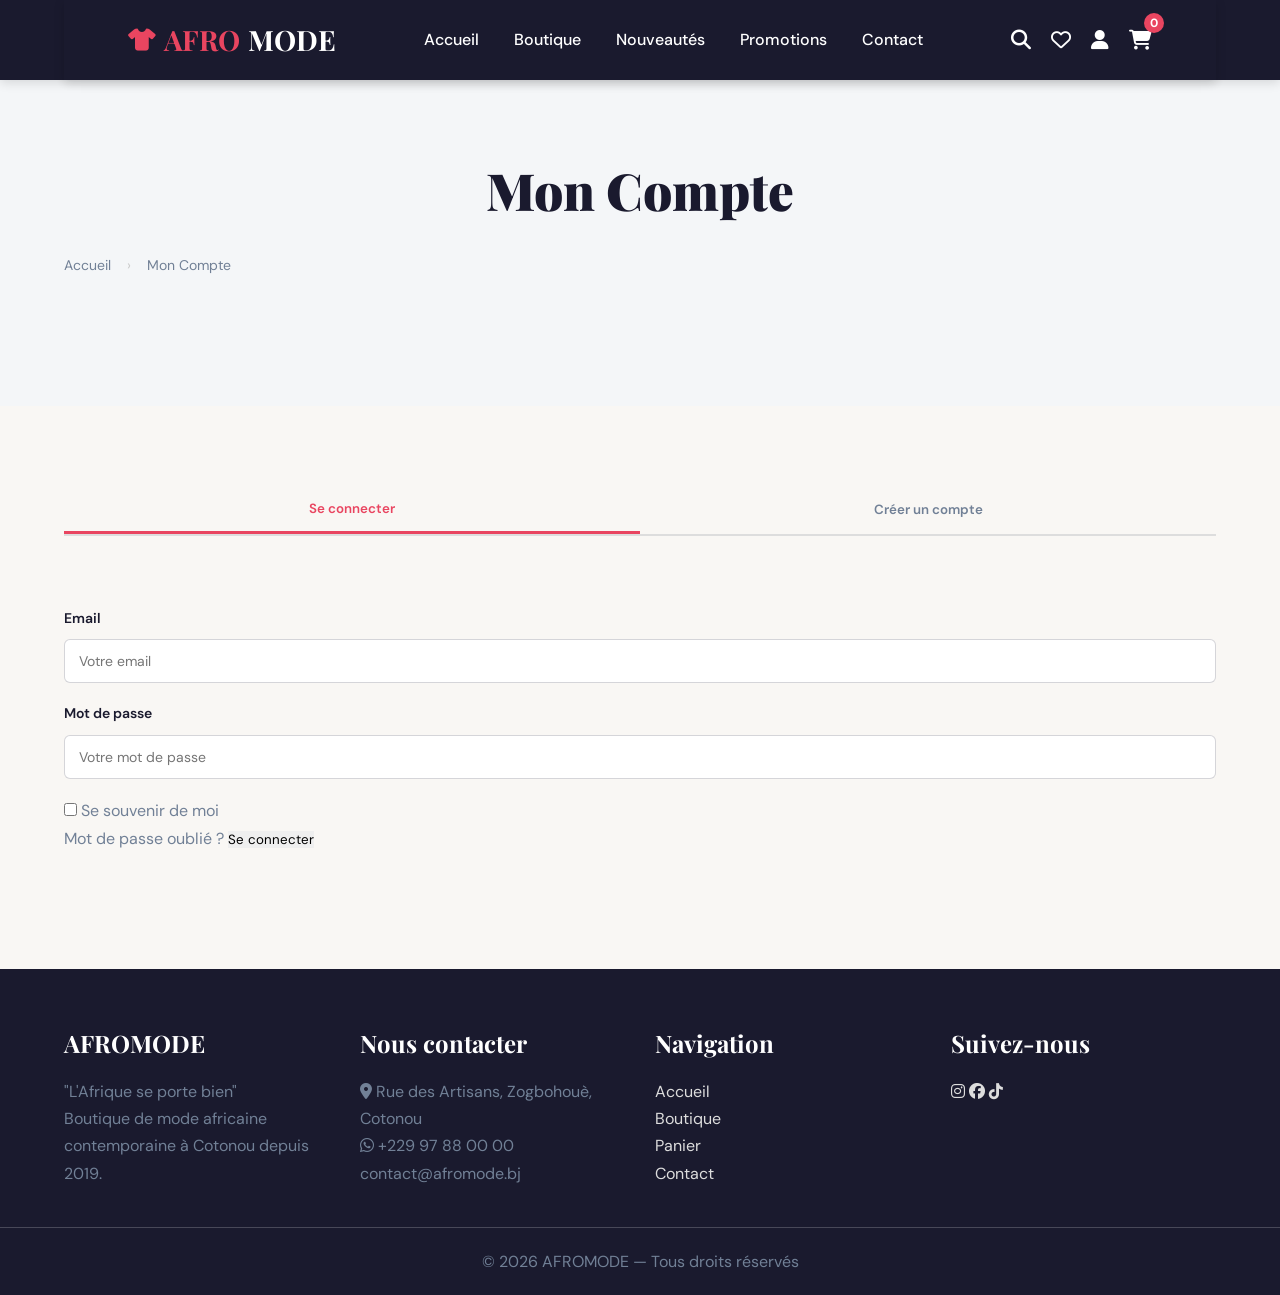
<file: compte.html>
<!DOCTYPE html>
<html lang="fr">


<head>


<meta charset="UTF-8">


<meta name="viewport" content="width=device-width, initial-scale=1.0">



<title>Mon Compte - AFROMODE</title>



<meta name="description" content="Connectez-vous à votre compte AFROMODE ou créez un nouveau compte client.">





<!-- Google Fonts -->


<link href="https://fonts.googleapis.com/css2?family=DM+Sans:wght@400;500;600;700&family=Playfair+Display:wght@600;700;900&display=swap" rel="stylesheet">






<!-- Font Awesome -->


<link rel="stylesheet" href="https://cdnjs.cloudflare.com/ajax/libs/font-awesome/6.5.2/css/all.min.css">






<!-- CSS -->


<link rel="stylesheet" href="css/style.css">


<link rel="stylesheet" href="css/responsive.css">



</head>





<body>





<!-- ==========================
          NAVBAR
========================== -->


<header class="header">


<nav class="navbar container">



<a href="index.html" class="logo">


<i class="fa-solid fa-shirt"></i>


<span>AFRO</span>MODE


</a>






<button class="menu-toggle">


<i class="fa-solid fa-bars"></i>


</button>






<ul class="nav-menu">



<li>

<a href="index.html">

Accueil

</a>

</li>






<li>

<a href="boutique.html">

Boutique

</a>

</li>






<li>

<a href="boutique.html#nouveautes">

Nouveautés

</a>

</li>






<li>

<a href="boutique.html#promos">

Promotions

</a>

</li>





<li>

<a href="contact.html">

Contact

</a>

</li>



</ul>









<div class="nav-actions">



<a href="#" id="search-btn">


<i class="fa-solid fa-magnifying-glass"></i>


</a>





<a href="#">


<i class="fa-regular fa-heart"></i>


</a>





<a href="compte.html">


<i class="fa-solid fa-user"></i>


</a>





<a href="panier.html">


<i class="fa-solid fa-cart-shopping"></i>



<span class="cart-badge">

0

</span>



</a>




</div>






</nav>



</header>









<main>






<!-- ==========================
        HEADER PAGE
========================== -->


<section class="page-header">


<div class="container">



<h1>

Mon Compte

</h1>






<div class="breadcrumb">


<a href="index.html">

Accueil

</a>



<span>

›

</span>



Mon Compte



</div>





</div>


</section>








<!-- ==========================
       TABS COMPTE
========================== -->


<section class="account-section">


<div class="container account-container">






<div class="account-tabs">


<button class="tab-btn active" data-tab="login">


Se connecter


</button>





<button class="tab-btn" data-tab="register">


Créer un compte


</button>



</div>








<!-- ==========================
      FORMULAIRE CONNEXION
========================== -->


<div class="tab-content active" id="login">





<form id="login-form">





<div class="form-group">


<label for="login-email">

Email

</label>



<input

type="email"

id="login-email"

required

placeholder="Votre email">



</div>








<div class="form-group">


<label for="login-password">

Mot de passe

</label>



<input

type="password"

id="login-password"

required

placeholder="Votre mot de passe">



</div>









<div class="remember-box">



<label>


<input

type="checkbox"

id="remember">


Se souvenir de moi


</label>



</div>








<a href="#" id="forgot-password">


Mot de passe oublié ?


</a>







<button 

type="submit"

class="btn-login">


Se connecter


</button>







<p id="login-message"></p>






</form>





</div>












<!-- ==========================
      INSCRIPTION
========================== -->


<div class="tab-content" id="register">





<form id="register-form">






<div class="form-row">





<div class="form-group">


<label for="firstname">


Prénom


</label>



<input

type="text"

id="firstname"

required

placeholder="Votre prénom">



</div>







<div class="form-group">


<label for="lastname">


Nom


</label>



<input

type="text"

id="lastname"

required

placeholder="Votre nom">



</div>





</div>









<div class="form-group">


<label for="register-email">


Email


</label>




<input

type="email"

id="register-email"

required

placeholder="Votre email">



</div>









<div class="form-group">


<label for="phone">


Téléphone


</label>




<input

type="tel"

id="phone"

required

placeholder="+229 97 88 00 00">



</div>









<div class="form-group">


<label for="register-password">


Mot de passe


</label>




<input

type="password"

id="register-password"

required

minlength="8"

placeholder="8 caractères minimum avec un chiffre">



</div>








<div class="form-group">


<label for="confirm-password">


Confirmer le mot de passe


</label>




<input

type="password"

id="confirm-password"

required

placeholder="Confirmer votre mot de passe">



</div>









<div class="conditions">


<label>


<input

type="checkbox"

id="terms"

required>


J'accepte les conditions générales de vente



</label>



</div>








<button 

type="submit"

class="btn-register">


Créer mon compte


</button>








<p id="register-message"></p>






</form>








</div>








<!-- ==========================
       TABLEAU DE BORD CLIENT
========================== -->


<section class="dashboard" id="dashboard" style="display:none;">



<div class="dashboard-grid">






<!-- ==========================
       MES INFORMATIONS
========================== -->


<div class="dashboard-card">



<h2>

Mes informations

</h2>






<div class="profile-info">



<p>

<strong>Nom :</strong>

<span id="client-name">

Client AFROMODE

</span>

</p>






<p>

<strong>Email :</strong>

<span id="client-email">

client@email.com

</span>

</p>






<p>

<strong>Téléphone :</strong>

<span id="client-phone">

+229 00 00 00 00

</span>

</p>





</div>








<button class="btn-edit">

Modifier

</button>




</div>









<!-- ==========================
       MES COMMANDES
========================== -->


<div class="dashboard-card orders-card">



<h2>

Mes commandes

</h2>







<table>



<thead>


<tr>


<th>

N° commande

</th>



<th>

Date

</th>



<th>

Articles

</th>



<th>

Total

</th>



<th>

Statut

</th>



</tr>



</thead>








<tbody>



<tr>


<td>

AFR-45821

</td>



<td>

08/07/2026

</td>



<td>

Robe wax Adinkra

</td>



<td>

18 500 FCFA

</td>



<td>


<span class="status delivered">

Livré

</span>


</td>



</tr>







<tr>


<td>

AFR-45822

</td>



<td>

05/07/2026

</td>



<td>

Sac raphia brodé

</td>



<td>

9 800 FCFA

</td>



<td>



<span class="status pending">

En cours

</span>



</td>



</tr>




</tbody>





</table>





</div>












<!-- ==========================
       MES ADRESSES
========================== -->


<div class="dashboard-card">



<h2>

Mes adresses

</h2>






<div class="address-box">


<p>

<strong>Adresse livraison :</strong>

</p>



<p>

Rue des Artisans,

Quartier Zogbohouè,

Cotonou, Bénin

</p>



</div>







<button class="btn-edit">

Modifier

</button>






</div>









</div>






</section>








</div>
<!-- fin account-container -->



</section>





</main>






<!-- ==========================
       BOUTON DECONNEXION
========================== -->


<section class="logout-section" id="logout-section" style="display:none;">


<div class="container">


<button id="logout-btn" class="btn-logout">


<i class="fa-solid fa-right-from-bracket"></i>

Se déconnecter


</button>



</div>


</section>









<!-- ==========================
          FOOTER
========================== -->


<footer class="footer">



<div class="container footer-grid">






<div>


<h3>

AFROMODE

</h3>



<p>

"L'Afrique se porte bien"

</p>



<p>

Boutique de mode africaine contemporaine à Cotonou depuis 2019.

</p>



</div>







<div>


<h3>

Nous contacter

</h3>




<p>


<i class="fa-solid fa-location-dot"></i>

Rue des Artisans, Zogbohouè, Cotonou

</p>





<p>


<i class="fa-brands fa-whatsapp"></i>

+229 97 88 00 00


</p>





<p>

contact@afromode.bj

</p>



</div>








<div>


<h3>

Navigation

</h3>




<a href="index.html">

Accueil

</a>



<br>



<a href="boutique.html">

Boutique

</a>




<br>



<a href="panier.html">

Panier

</a>




<br>



<a href="contact.html">

Contact

</a>



</div>








<div>


<h3>

Suivez-nous

</h3>




<div class="socials">


<a href="#">

<i class="fa-brands fa-instagram"></i>

</a>





<a href="#">

<i class="fa-brands fa-facebook"></i>

</a>






<a href="#">

<i class="fa-brands fa-tiktok"></i>

</a>



</div>



</div>





</div>








<div class="footer-bottom">


<p>

© 2026 AFROMODE — Tous droits réservés

</p>



</div>




</footer>









<!-- JAVASCRIPT -->




<script src="js/main.js"></script>
<script src="js/compte.js"></script>
<script src="js/animation.js"></script>

</body>


</html>
</file>
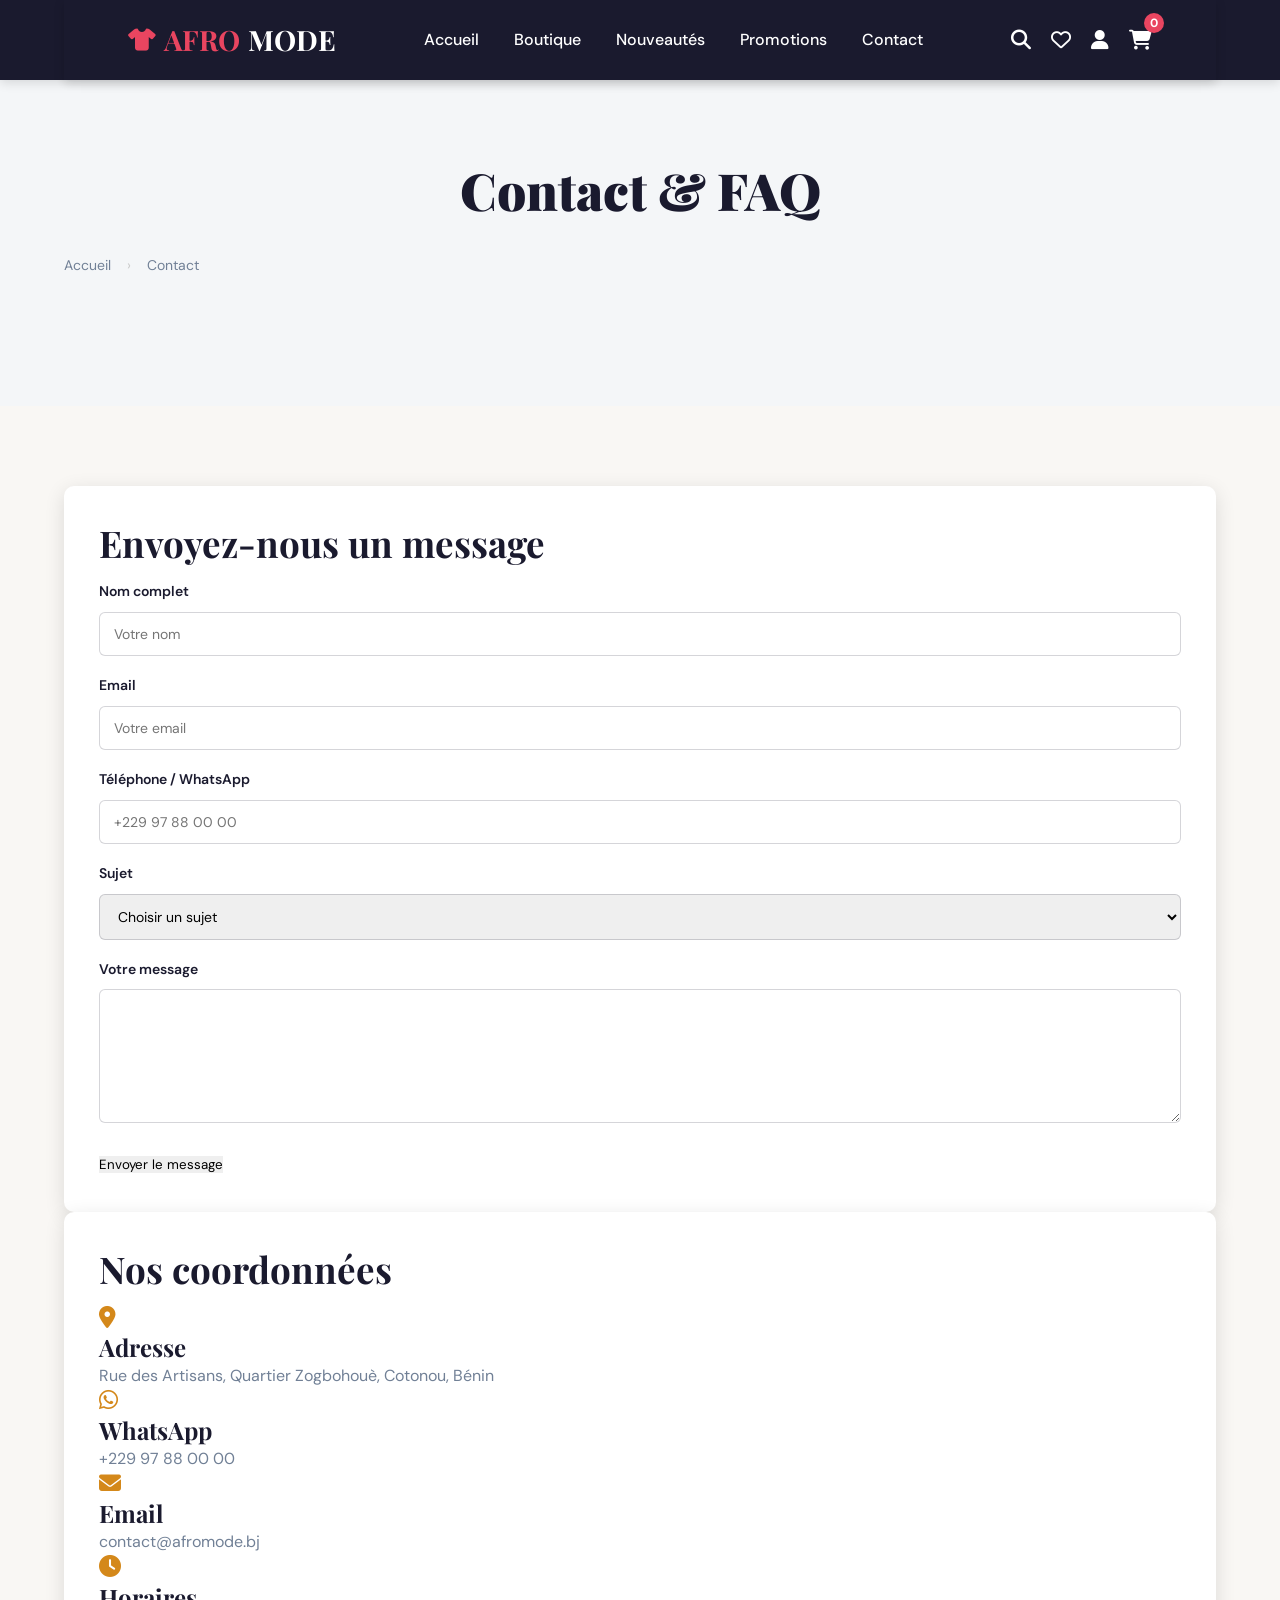
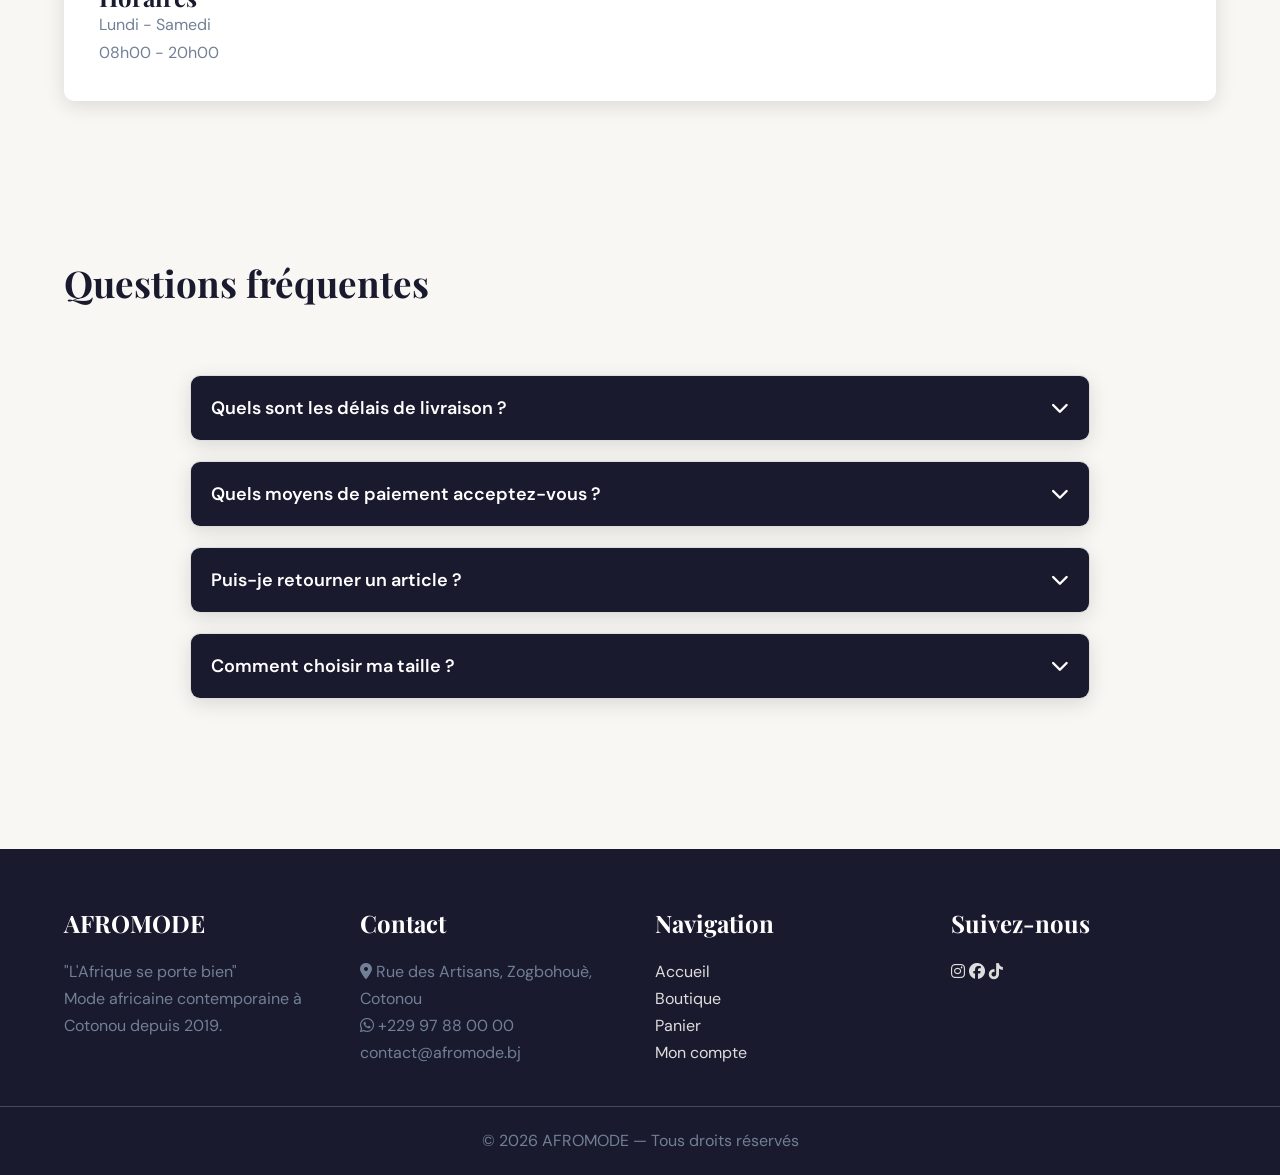
<file: contact.html>
<!DOCTYPE html>
<html lang="fr">


<head>


<meta charset="UTF-8">


<meta name="viewport" content="width=device-width, initial-scale=1.0">



<title>Contact & FAQ - AFROMODE</title>



<meta name="description" content="Contactez AFROMODE pour vos commandes, questions et informations.">





<!-- Google Fonts -->


<link href="https://fonts.googleapis.com/css2?family=DM+Sans:wght@400;500;600;700&family=Playfair+Display:wght@600;700;900&display=swap" rel="stylesheet">





<!-- Font Awesome -->


<link rel="stylesheet" href="https://cdnjs.cloudflare.com/ajax/libs/font-awesome/6.5.2/css/all.min.css">





<!-- CSS -->


<link rel="stylesheet" href="css/style.css">


<link rel="stylesheet" href="css/responsive.css">



</head>





<body>





<!-- ==========================
          NAVBAR
========================== -->


<header class="header">


<nav class="navbar container">



<a href="index.html" class="logo">


<i class="fa-solid fa-shirt"></i>


<span>AFRO</span>MODE


</a>






<button class="menu-toggle">


<i class="fa-solid fa-bars"></i>


</button>







<ul class="nav-menu">



<li>

<a href="index.html">

Accueil

</a>

</li>





<li>

<a href="boutique.html">

Boutique

</a>

</li>





<li>

<a href="boutique.html#nouveautes">

Nouveautés

</a>

</li>





<li>

<a href="boutique.html#promos">

Promotions

</a>

</li>





<li>

<a href="contact.html">

Contact

</a>

</li>



</ul>








<div class="nav-actions">


<a href="#" id="search-btn">


<i class="fa-solid fa-magnifying-glass"></i>


</a>





<a href="#">

<i class="fa-regular fa-heart"></i>


</a>





<a href="compte.html">


<i class="fa-solid fa-user"></i>


</a>





<a href="panier.html">


<i class="fa-solid fa-cart-shopping"></i>


<span class="cart-badge">

0

</span>



</a>




</div>





</nav>


</header>









<main>






<!-- ==========================
        HEADER CONTACT
========================== -->


<section class="page-header">


<div class="container">


<h1>

Contact & FAQ

</h1>






<div class="breadcrumb">


<a href="index.html">

Accueil

</a>



<span>

›

</span>



Contact


</div>



</div>



</section>








<!-- ==========================
      CONTACT FORMULAIRE
========================== -->


<section class="contact-section">


<div class="container contact-layout">





<div class="contact-form">



<h2>

Envoyez-nous un message

</h2>







<form id="contact-form">






<div class="form-group">


<label for="contact-name">

Nom complet

</label>



<input

type="text"

id="contact-nom"

placeholder="Votre nom">



</div>






<div class="form-group">


<label for="contact-email">

Email

</label>



<input

type="email"

id="contact-email"

placeholder="Votre email">



</div>







<!-- TELEPHONE -->


<div class="form-group">


<label for="contact-phone">

Téléphone / WhatsApp

</label>



<input

type="tel"

id="contact-phone"

placeholder="+229 97 88 00 00">



</div>








<!-- SUJET -->


<div class="form-group">


<label for="contact-subject">

Sujet

</label>



<select id="contact-subject">



<option value="">

Choisir un sujet

</option>




<option value="commande">

Question sur une commande

</option>




<option value="produit">

Information produit

</option>




<option value="livraison">

Livraison

</option>




<option value="retour">

Retour produit

</option>




<option value="autre">

Autre demande

</option>



</select>



</div>








<!-- MESSAGE -->


<div class="form-group">


<label for="contact-message">

Votre message

</label>




<textarea

id="contact-message"

rows="6"

placeholder="Écrivez votre message ici...">

</textarea>



</div>








<button 

type="submit"

class="contact-btn">


Envoyer le message


</button>





<p id="contact-result"></p>







</form>





</div>









<!-- ==========================
        COORDONNEES
========================== -->


<div class="contact-info">



<h2>

Nos coordonnées

</h2>







<div class="info-box">



<i class="fa-solid fa-location-dot"></i>



<div>


<h3>

Adresse

</h3>


<p>

Rue des Artisans,

Quartier Zogbohouè,

Cotonou, Bénin

</p>


</div>


</div>









<div class="info-box">


<i class="fa-brands fa-whatsapp"></i>




<div>


<h3>

WhatsApp

</h3>


<p>

+229 97 88 00 00

</p>



</div>



</div>









<div class="info-box">


<i class="fa-solid fa-envelope"></i>




<div>


<h3>

Email

</h3>


<p>

contact@afromode.bj

</p>



</div>



</div>









<div class="info-box">


<i class="fa-solid fa-clock"></i>



<div>


<h3>

Horaires

</h3>


<p>

Lundi - Samedi

<br>

08h00 - 20h00

</p>



</div>



</div>







</div>








</div>
<!-- FIN CONTACT LAYOUT -->



</section>








<!-- ==========================
            FAQ
========================== -->


<section class="faq-section">


<div class="container">



<h2>

Questions fréquentes

</h2>







<div class="faq-container">






<article class="faq-item">



<button
type="button"
class="faq-question">


Quels sont les délais de livraison ?


<i class="fa-solid fa-chevron-down"></i>


</button>





<div class="faq-answer">


<p>

La livraison est effectuée sous 24 à 48h à Cotonou, 3 à 5 jours dans le reste du Bénin et 7 à 14 jours dans la zone CEDEAO.

</p>



</div>



</article>









<article class="faq-item">



<button
type="button"
class="faq-question">

Quels moyens de paiement acceptez-vous ?



<i class="fa-solid fa-chevron-down"></i>


</button>





<div class="faq-answer">


<p>

Nous acceptons le paiement en espèces à la livraison, MTN MoMo, Moov Money et Wave.

</p>



</div>



</article>









<article class="faq-item">



<button
type="button"
class="faq-question">


Puis-je retourner un article ?



<i class="fa-solid fa-chevron-down"></i>


</button>





<div class="faq-answer">


<p>

Oui, les retours sont gratuits sous 7 jours après réception de votre commande si le produit respecte nos conditions de retour.

</p>



</div>



</article>









<article class="faq-item">



<button
type="button"
class="faq-question">


Comment choisir ma taille ?



<i class="fa-solid fa-chevron-down"></i>


</button>





<div class="faq-answer">


<p>

Consultez notre guide des tailles disponible sur chaque fiche produit ou contactez notre équipe pour vous accompagner.

</p>



</div>



</article>







</div>





</div>


</section>









<!-- ==========================
            FOOTER
========================== -->


<footer class="footer">



<div class="container footer-grid">





<div>


<h3>

AFROMODE

</h3>



<p>

"L'Afrique se porte bien"

</p>



<p>

Mode africaine contemporaine à Cotonou depuis 2019.

</p>



</div>









<div>


<h3>

Contact

</h3>




<p>

<i class="fa-solid fa-location-dot"></i>

Rue des Artisans, Zogbohouè, Cotonou

</p>





<p>

<i class="fa-brands fa-whatsapp"></i>

+229 97 88 00 00

</p>





<p>

contact@afromode.bj

</p>



</div>








<div>


<h3>

Navigation

</h3>



<a href="index.html">

Accueil

</a>



<br>



<a href="boutique.html">

Boutique

</a>



<br>



<a href="panier.html">

Panier

</a>



<br>



<a href="compte.html">

Mon compte

</a>




</div>









<div>


<h3>

Suivez-nous

</h3>




<div class="socials">


<a href="#">

<i class="fa-brands fa-instagram"></i>

</a>




<a href="#">

<i class="fa-brands fa-facebook"></i>

</a>





<a href="#">

<i class="fa-brands fa-tiktok"></i>

</a>



</div>



</div>







</div>








<div class="footer-bottom">


<p>

© 2026 AFROMODE — Tous droits réservés

</p>



</div>





</footer>








<!-- JAVASCRIPT -->










<script src="js/main.js"></script>
<script src="js/contact.js"></script>
<script src="js/animation.js"></script>

</body>


</html>
</file>
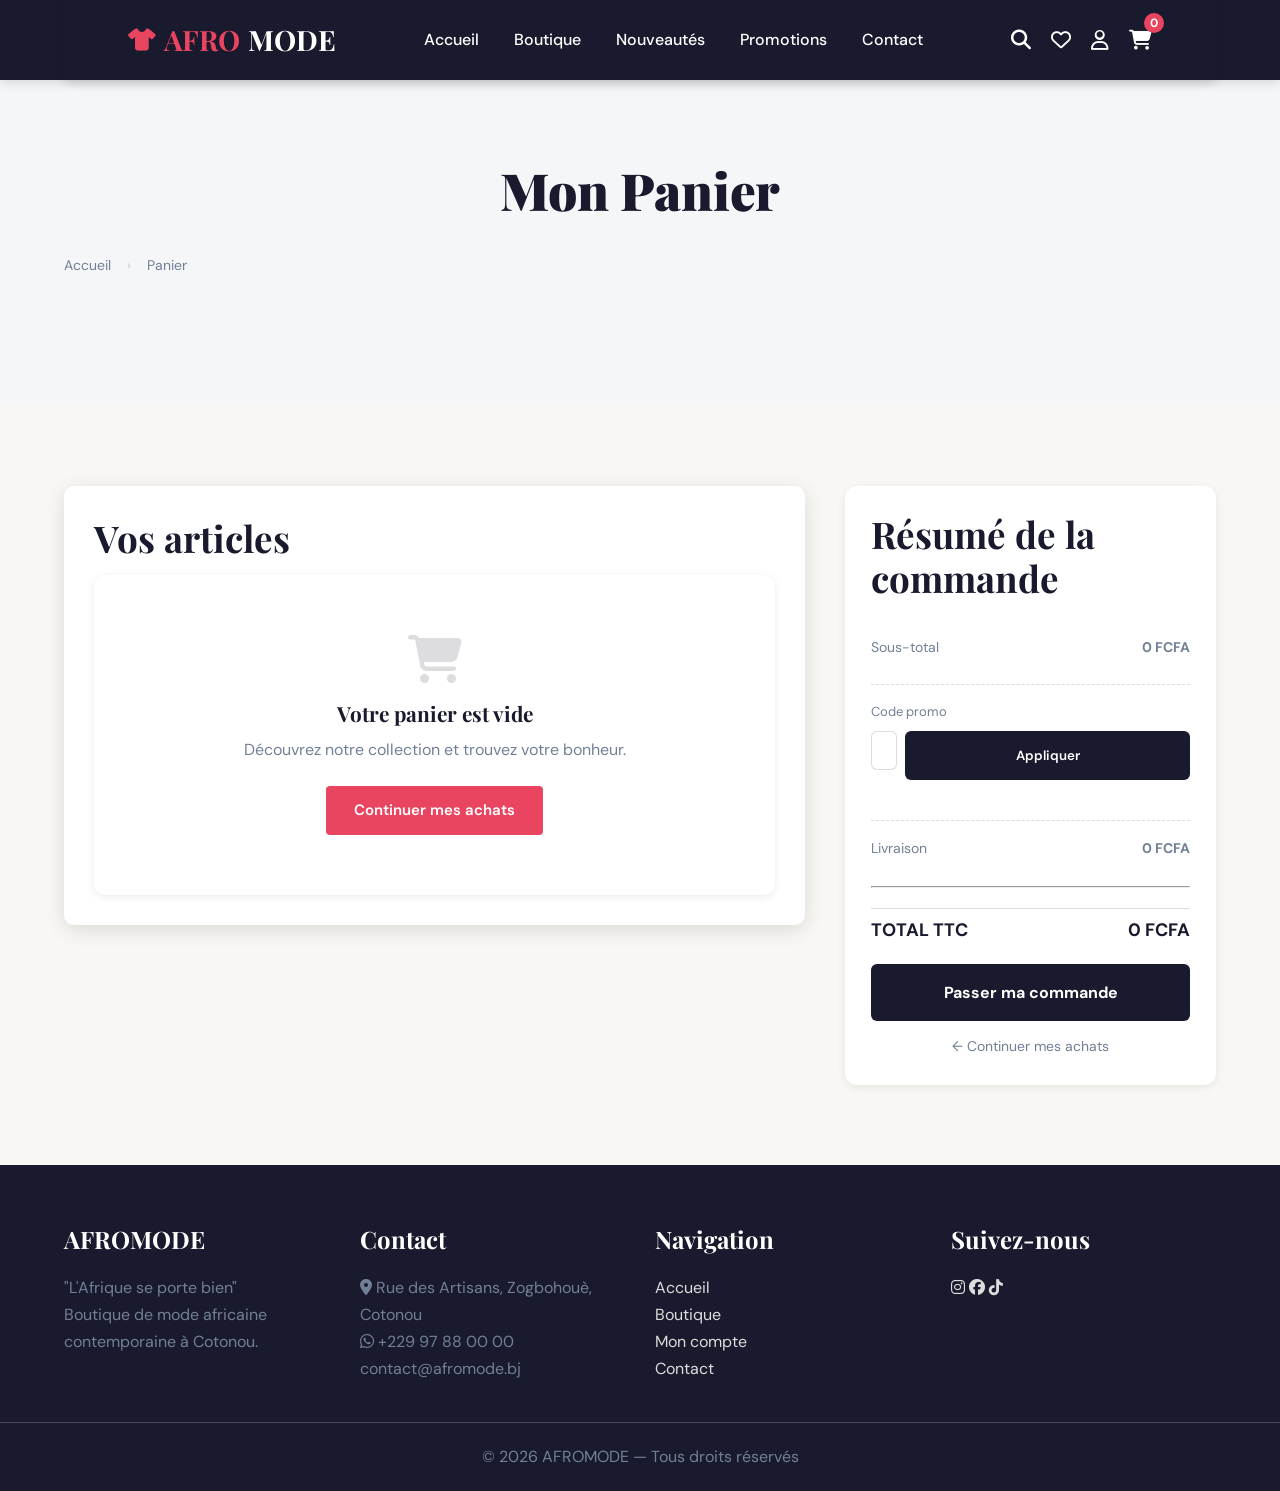
<file: panier.html>
<!DOCTYPE html>
<html lang="fr">


<head>


<meta charset="UTF-8">


<meta name="viewport" content="width=device-width, initial-scale=1.0">


<title>Mon Panier - AFROMODE</title>


<meta name="description" content="Consultez votre panier AFROMODE et finalisez votre commande.">



<!-- Google Fonts -->


<link href="https://fonts.googleapis.com/css2?family=DM+Sans:wght@400;500;600;700&family=Playfair+Display:wght@600;700;900&display=swap" rel="stylesheet">



<!-- Font Awesome -->


<link rel="stylesheet" href="https://cdnjs.cloudflare.com/ajax/libs/font-awesome/6.5.2/css/all.min.css">



<!-- CSS -->


<link rel="stylesheet" href="css/style.css">

<link rel="stylesheet" href="css/responsive.css">


</head>





<body>






<!-- ==========================
        NAVBAR
========================== -->


<header class="header">


<nav class="navbar container">


<a href="index.html" class="logo">


<i class="fa-solid fa-shirt"></i>


<span>AFRO</span>MODE


</a>






<button class="menu-toggle">


<i class="fa-solid fa-bars"></i>


</button>






<ul class="nav-menu">


<li>

<a href="index.html">

Accueil

</a>

</li>




<li>

<a href="boutique.html">

Boutique

</a>

</li>





<li>

<a href="boutique.html#nouveautes">

Nouveautés

</a>

</li>




<li>

<a href="boutique.html#promos">

Promotions

</a>

</li>





<li>

<a href="contact.html">

Contact

</a>

</li>


</ul>







<div class="nav-actions">



<a href="#" id="search-btn">

<i class="fa-solid fa-magnifying-glass"></i>

</a>




<a href="#">

<i class="fa-regular fa-heart"></i>

</a>





<a href="compte.html">

<i class="fa-regular fa-user"></i>

</a>





<a href="panier.html">


<i class="fa-solid fa-cart-shopping"></i>



<span class="cart-badge">0</span>


</a>




</div>



</nav>



</header>









<main>






<!-- ==========================
        EN-TETE PAGE
========================== -->


<section class="page-header">


<div class="container">


<h1>

Mon Panier

</h1>




<div class="breadcrumb">


<a href="index.html">

Accueil

</a>


<span>

›

</span>


Panier


</div>



</div>


</section>









<!-- ==========================
      PANIER CONTENT
========================== -->


<section class="cart-section">


<div class="container cart-layout">






<!-- ==========================
      ARTICLES
========================== -->


<div class="cart-items">



<h2>

Vos articles

</h2>

<div id="cart-container">

<!-- Les produits seront générés par JavaScript -->


</div>

</div>







<!-- ==========================
      RECAPITULATIF COMMANDE
========================== -->


<aside class="cart-summary">



<h2>

Résumé de la commande

</h2>







<div class="summary-line">

<span>
Sous-total
</span>

<strong id="subtotal">0 FCFA</strong>

</div>

<div class="promo-box">

<label for="promo-code">Code promo</label>

<div class="promo-input-row">

<input
    type="text"
    id="promo-code"
    placeholder="Ex : AFRO10">

<button
    id="apply-promo"
    type="button">
    Appliquer
</button>

</div>

<p id="promo-message"></p>

</div>









<div class="summary-line discount-line" id="discount-line">


<span>

Réduction

</span>


<strong id="discount">

0 FCFA

</strong>


</div>









<div class="summary-line">


<span>

Livraison

</span>



<strong id="delivery">

0 FCFA

</strong>



</div>









<hr>









<div class="summary-total">


<span>

TOTAL TTC

</span>



<strong id="total">

0 FCFA

</strong>



</div>









<a href="commande.html" class="checkout-btn">


Passer ma commande


</a>







<a href="boutique.html" class="continue-shopping">


← Continuer mes achats


</a>





</aside>






</div>
<!-- FIN CART LAYOUT -->



</section>


</main>






<!-- ==========================
          FOOTER
========================== -->


<footer class="footer">



<div class="container footer-grid">





<div>


<h3>

AFROMODE

</h3>



<p>

"L'Afrique se porte bien"

</p>



<p>

Boutique de mode africaine contemporaine à Cotonou.

</p>


</div>







<div>


<h3>

Contact

</h3>



<p>

<i class="fa-solid fa-location-dot"></i>

Rue des Artisans, Zogbohouè, Cotonou

</p>




<p>

<i class="fa-brands fa-whatsapp"></i>

+229 97 88 00 00

</p>




<p>

contact@afromode.bj

</p>



</div>







<div>


<h3>

Navigation

</h3>




<a href="index.html">

Accueil

</a>



<br>



<a href="boutique.html">

Boutique

</a>



<br>



<a href="compte.html">

Mon compte

</a>



<br>



<a href="contact.html">

Contact

</a>



</div>







<div>


<h3>

Suivez-nous

</h3>





<div class="socials">


<a href="#">

<i class="fa-brands fa-instagram"></i>

</a>




<a href="#">

<i class="fa-brands fa-facebook"></i>

</a>





<a href="#">

<i class="fa-brands fa-tiktok"></i>

</a>




</div>



</div>





</div>








<div class="footer-bottom">


<p>

© 2026 AFROMODE — Tous droits réservés

</p>



</div>





</footer>


<!-- JAVASCRIPT -->






<script src="js/main.js"></script>
<script src="js/panier.js"></script>
<script src="js/animation.js"></script>

</body>


</html>
</file>
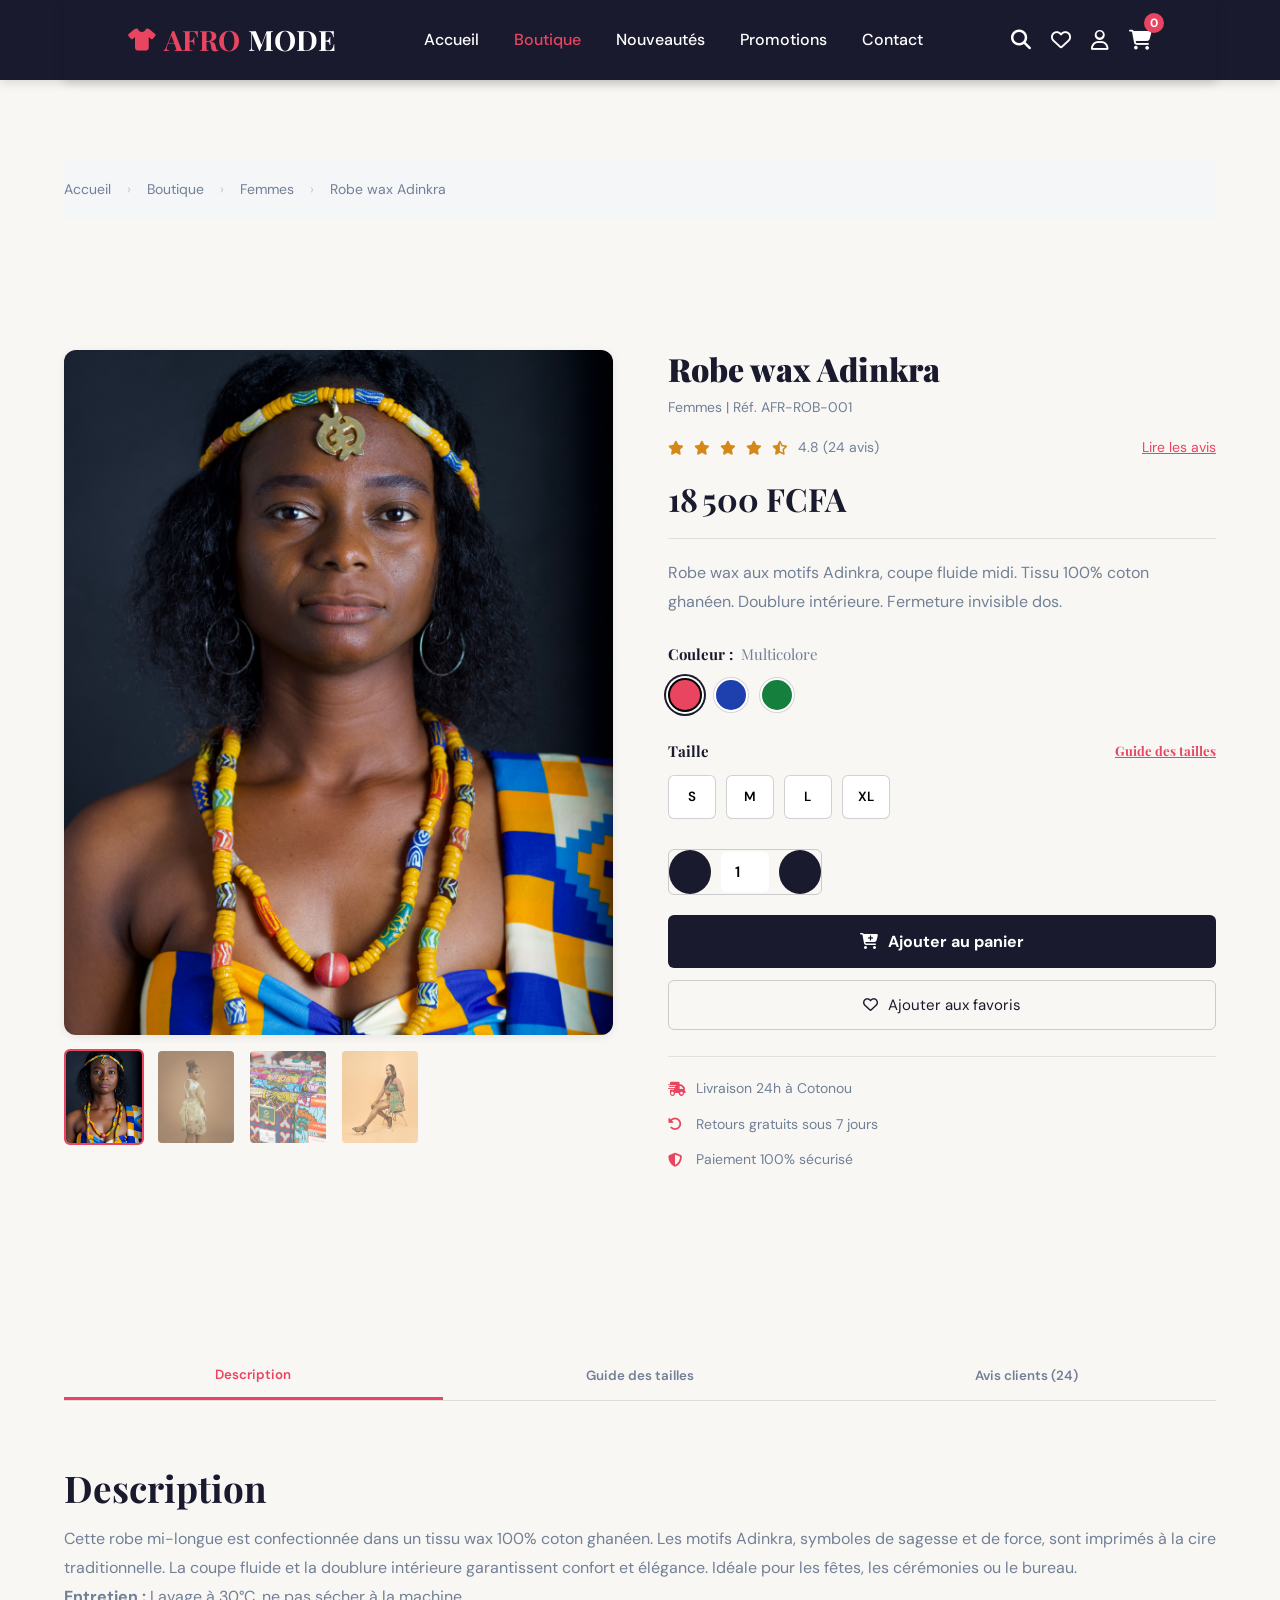
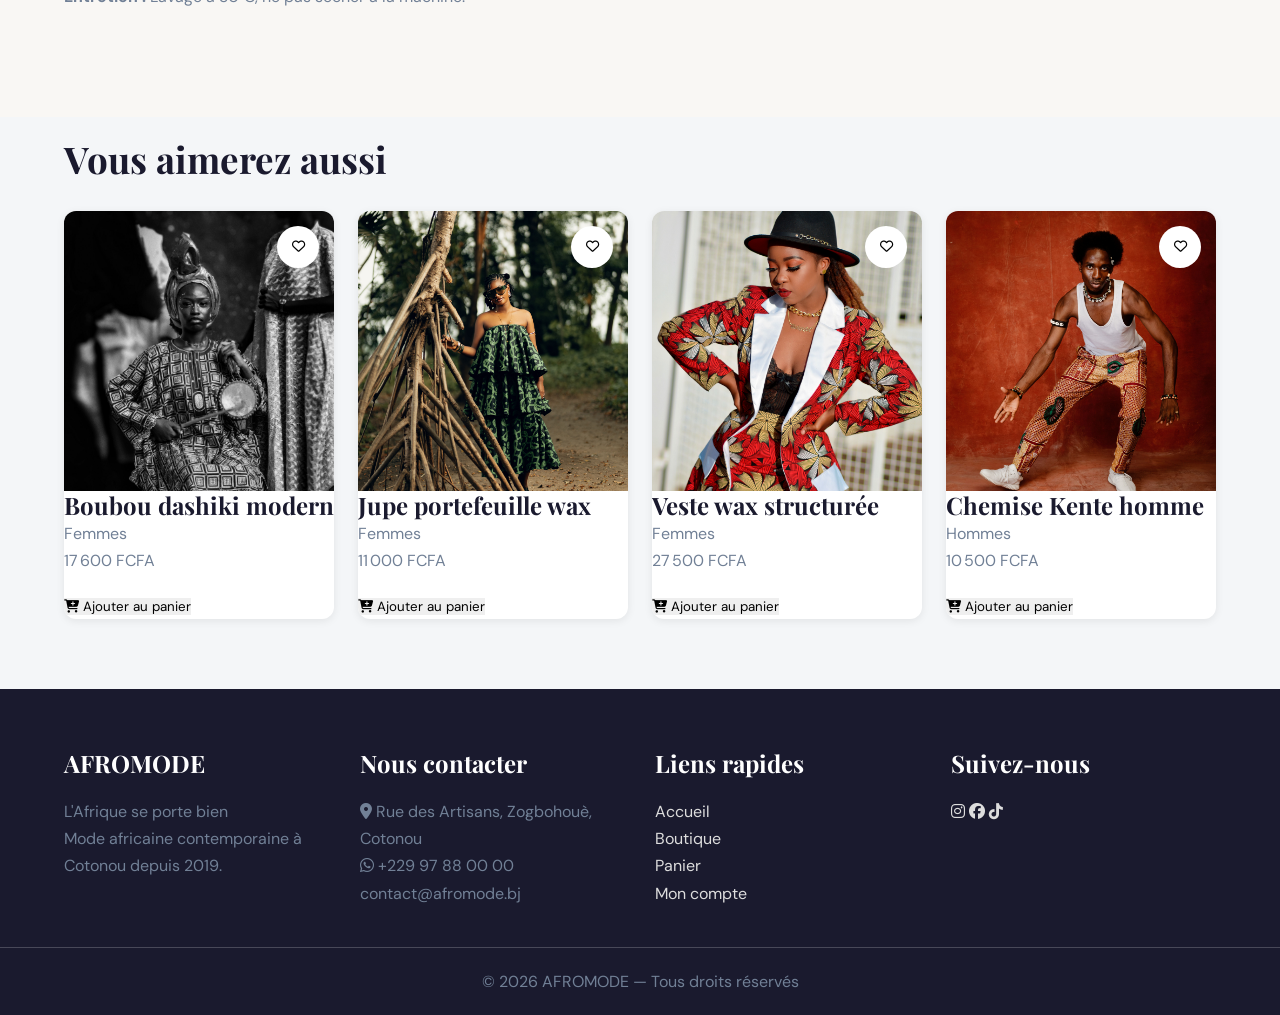
<file: produit.html>
<!DOCTYPE html>
<html lang="fr">

<head>

<meta charset="UTF-8">

<meta name="viewport" content="width=device-width, initial-scale=1.0">


<title>Robe wax Adinkra - AFROMODE</title>


<meta name="description" content="Robe wax Adinkra AFROMODE, mode africaine contemporaine en tissu 100% coton ghanéen.">


<!-- Google Fonts -->

<link href="https://fonts.googleapis.com/css2?family=DM+Sans:wght@400;500;600;700&family=Playfair+Display:wght@600;700;900&display=swap" rel="stylesheet">


<!-- Font Awesome -->

<link rel="stylesheet" href="https://cdnjs.cloudflare.com/ajax/libs/font-awesome/6.5.2/css/all.min.css">



<!-- CSS -->

<link rel="stylesheet" href="css/style.css">

<link rel="stylesheet" href="css/responsive.css">



</head>





<body>



<!-- ==========================
       HEADER NAVBAR
========================== -->


<header class="header">


<nav class="navbar container">



<a href="index.html" class="logo">


<i class="fa-solid fa-shirt"></i>


<span>AFRO</span>MODE


</a>





<button class="menu-toggle">

<i class="fa-solid fa-bars"></i>

</button>






<ul class="nav-menu">


<li>

<a href="index.html">

Accueil

</a>

</li>



<li>

<a href="boutique.html" class="active">

Boutique

</a>

</li>



<li>

<a href="boutique.html#nouveautes">

Nouveautés

</a>

</li>



<li>

<a href="boutique.html#promos">

Promotions

</a>

</li>



<li>

<a href="contact.html">

Contact

</a>

</li>


</ul>







<div class="nav-actions">


<a href="#" id="search-btn">

<i class="fa-solid fa-magnifying-glass"></i>

</a>




<a href="#">

<i class="fa-regular fa-heart"></i>

</a>





<a href="compte.html">

<i class="fa-regular fa-user"></i>

</a>





<a href="panier.html">


<i class="fa-solid fa-cart-shopping"></i>


<span class="cart-badge">

0

</span>


</a>



</div>



</nav>



</header>







<main>





<!-- ==========================
       FIL D'ARIANE
========================== -->


<section class="breadcrumb-section">


<div class="container breadcrumb">


<a href="index.html">

Accueil

</a>


<span>›</span>


<a href="boutique.html">

Boutique

</a>



<span>›</span>



<a href="boutique.html?categorie=femmes">

Femmes

</a>




<span>›</span>


Robe wax Adinkra



</div>


</section>









<!-- ==========================
       FICHE PRODUIT
========================== -->


<section class="product-detail">


<div class="container product-layout">






<!-- GALERIE -->


<div class="product-gallery">



<img 
src="images/produits/robe-adinkra-1.jpg"

alt="Robe wax Adinkra face"

id="photo-principale"

class="main-image">






<div class="thumbnail-list">



<img 

src="images/produits/robe-adinkra-1.jpg"

alt="Vue face robe wax"

class="thumbnail active">





<img 

src="images/produits/robe-adinkra-2.jpg"

alt="Vue dos robe wax"

class="thumbnail">





<img 

src="images/produits/robe-adinkra-3.jpg"

alt="Détail tissu wax"

class="thumbnail">





<img 

src="images/produits/robe-adinkra-4.jpg"

alt="Robe wax portée"

class="thumbnail">


</div>


</div>





<!-- ==========================
     INFORMATIONS PRODUIT
========================== -->


<div class="product-info-detail">





<span class="product-badge new">

Nouveau

</span>





<h1>

Robe wax Adinkra

</h1>





<p class="reference">

Femmes | Réf. AFR-ROB-001

</p>







<div class="product-rating">


<i class="fa-solid fa-star"></i>

<i class="fa-solid fa-star"></i>

<i class="fa-solid fa-star"></i>

<i class="fa-solid fa-star"></i>

<i class="fa-solid fa-star"></i>



<span>

4.8 (24 avis)

</span>



<a href="#avis">

Lire les avis

</a>



</div>








<h2 class="product-price">

18 500 FCFA

</h2>







<hr>








<p class="description">


Robe wax aux motifs Adinkra, coupe fluide midi.
Tissu 100% coton ghanéen.
Doublure intérieure.
Fermeture invisible dos.


</p>










<!-- ==========================
       COULEURS
========================== -->



<div class="variant-group">



<h3>

Couleur :

<span id="selected-color">

Multicolore

</span>


</h3>






<div class="color-options">





<button 
class="color-circle active"

data-color="Multicolore"

style="background:#E94560">


</button>





<button

class="color-circle"

data-color="Bleu/Jaune"

style="background:#1E40AF">


</button>






<button

class="color-circle"

data-color="Rouge/Vert"

style="background:#15803D">


</button>





</div>



</div>









<!-- ==========================
       TAILLES
========================== -->


<div class="variant-group">



<h3>

Taille


<a href="#guide-tailles">

Guide des tailles

</a>


</h3>







<div class="size-options">



<button disabled>

XS

</button>



<button>

S

</button>



<button class="active">

M

</button>



<button>

L

</button>



<button>

XL

</button>



</div>



</div>









<!-- ==========================
       QUANTITE
========================== -->


<div class="quantity-box">



<button id="minus">

-</button>




<input 

type="number"

id="quantity"

value="1"

min="1"

max="10">





<button id="plus">

+

</button>





</div>









<!-- ==========================
       ACTIONS
========================== -->


<button class="add-cart-btn">


<i class="fa-solid fa-cart-plus"></i>


Ajouter au panier


</button>







<button class="favorite-btn">


<i class="fa-regular fa-heart"></i>


Ajouter aux favoris


</button>








<!-- INFORMATIONS LIVRAISON -->


<div class="extra-info">



<p>


<i class="fa-solid fa-truck-fast"></i>


Livraison 24h à Cotonou


</p>




<p>


<i class="fa-solid fa-rotate-left"></i>


Retours gratuits sous 7 jours


</p>




<p>


<i class="fa-solid fa-shield-halved"></i>


Paiement 100% sécurisé


</p>



</div>





</div>
<!-- FIN INFORMATIONS PRODUIT -->



</div>
<!-- FIN PRODUCT LAYOUT -->



</section>





<!-- ==========================
        TABS INFORMATIONS
========================== -->


<section class="product-tabs">


<div class="container">





<div class="tabs-buttons">


<button class="tab-btn active" data-tab="description">

Description

</button>




<button class="tab-btn" data-tab="sizes">

Guide des tailles

</button>





<button class="tab-btn" data-tab="reviews">

Avis clients (24)

</button>



</div>








<!-- ==========================
       DESCRIPTION
========================== -->


<div class="tab-content active" id="description">


<h2>

Description

</h2>



<p>


Cette robe mi-longue est confectionnée dans un tissu wax 100% coton ghanéen.


Les motifs Adinkra, symboles de sagesse et de force, sont imprimés à la cire traditionnelle.


La coupe fluide et la doublure intérieure garantissent confort et élégance.


Idéale pour les fêtes, les cérémonies ou le bureau.


</p>



<p>

<strong>Entretien :</strong>

Lavage à 30°C, ne pas sécher à la machine.

</p>



</div>









<!-- ==========================
       GUIDE DES TAILLES
========================== -->


<div class="tab-content" id="sizes">


<h2 id="guide-tailles">

Guide des tailles

</h2>





<table class="size-table">


<thead>


<tr>


<th>

Taille

</th>


<th>

Tour poitrine

</th>


<th>

Tour taille

</th>


<th>

Tour hanches

</th>


<th>

Longueur

</th>



</tr>


</thead>







<tbody>



<tr>

<td>

XS

</td>


<td>

82 cm

</td>


<td>

64 cm

</td>


<td>

88 cm

</td>


<td>

110 cm

</td>


</tr>






<tr>

<td>

S

</td>


<td>

86 cm

</td>


<td>

68 cm

</td>


<td>

92 cm

</td>


<td>

112 cm

</td>


</tr>







<tr>

<td>

M

</td>


<td>

90 cm

</td>


<td>

72 cm

</td>


<td>

96 cm

</td>


<td>

114 cm

</td>


</tr>







<tr>

<td>

L

</td>


<td>

96 cm

</td>


<td>

78 cm

</td>


<td>

102 cm

</td>


<td>

116 cm

</td>


</tr>








<tr>

<td>

XL

</td>


<td>

102 cm

</td>


<td>

84 cm

</td>


<td>

108 cm

</td>


<td>

118 cm

</td>


</tr>





</tbody>



</table>





</div>









<!-- ==========================
       AVIS CLIENTS
========================== -->


<div class="tab-content" id="reviews">


<h2>

Avis clients

</h2>






<div class="global-rating">



<h3>

4.8 / 5

</h3>


<div class="stars">


★★★★★

</div>



<p>

Basé sur 24 avis clients

</p>



</div>







<div class="rating-bars">



<p>

5 étoiles

<span class="bar">

</span>

90%

</p>




<p>

4 étoiles

<span class="bar">

</span>

8%

</p>




<p>

3 étoiles

<span class="bar">

</span>

2%

</p>



</div>








<div class="client-review">


<h3>

Fikratte K.

</h3>



<p>

★★★★★

</p>



<small>

12 Juin 2026

</small>



<p>


Très belle robe, tissu de qualité et coupe parfaite.

</p>


</div>








<div class="client-review">


<h3>

Martial O.

</h3>



<p>

★★★★★

</p>



<small>

05 Juin 2026

</small>



<p>


La livraison était rapide et la robe correspond exactement aux photos.

</p>



</div>








<div class="client-review">


<h3>

Adaeze N.

</h3>



<p>

★★★★☆

</p>




<small>

28 Mai 2026

</small>



<p>


Très jolie tenue, service client efficace.

</p>


</div>

</div>

</div>

</section>





<!-- ==========================
      PRODUITS SIMILAIRES
========================== -->


<section class="similar-products">


<div class="container">


<h2>

Vous aimerez aussi

</h2>





<div class="products-grid">





<!-- Produit similaire 1 -->


<article class="product-card">


<img src="images/produits/produit-02.jpg"

alt="Chemise Kente homme">


<div class="product-info">


<h3>

Chemise Kente homme

</h3>


<p>

10 500 FCFA

</p>



<button class="btn-cart">

Ajouter au panier

</button>


</div>


</article>







<!-- Produit similaire 2 -->


<article class="product-card">


<img src="images/produits/produit-04.jpg"

alt="Boubou dashiki modern">


<div class="product-info">


<h3>

Boubou dashiki modern

</h3>


<p>

17 600 FCFA

</p>



<button class="btn-cart">

Ajouter au panier

</button>


</div>


</article>







<!-- Produit similaire 3 -->


<article class="product-card">


<img src="images/produits/produit-09.jpg"

alt="Veste wax structurée">


<div class="product-info">


<h3>

Veste wax structurée

</h3>


<p>

27 500 FCFA

</p>



<button class="btn-cart">

Ajouter au panier

</button>


</div>


</article>







<!-- Produit similaire 4 -->


<article class="product-card">


<img src="images/produits/produit-03.jpg"

alt="Sac raphia brodé">


<div class="product-info">


<h3>

Sac raphia brodé

</h3>


<p>

9 800 FCFA

</p>



<button class="btn-cart">

Ajouter au panier

</button>


</div>


</article>





</div>


</div>


</section>









<!-- ==========================
          FOOTER
========================== -->


<footer class="footer">


<div class="container footer-grid">





<div>


<h3>

AFROMODE

</h3>


<p>

L'Afrique se porte bien

</p>


<p>

Mode africaine contemporaine à Cotonou depuis 2019.

</p>


</div>






<div>


<h3>

Nous contacter

</h3>


<p>

<i class="fa-solid fa-location-dot"></i>

Rue des Artisans, Zogbohouè, Cotonou

</p>



<p>

<i class="fa-brands fa-whatsapp"></i>

+229 97 88 00 00

</p>



<p>

contact@afromode.bj

</p>



</div>









<div>


<h3>

Liens rapides

</h3>


<a href="index.html">

Accueil

</a>


<br>


<a href="boutique.html">

Boutique

</a>


<br>


<a href="panier.html">

Panier

</a>


<br>


<a href="compte.html">

Mon compte

</a>



</div>








<div>


<h3>

Suivez-nous

</h3>



<div class="socials">


<a href="#">

<i class="fa-brands fa-instagram"></i>

</a>



<a href="#">

<i class="fa-brands fa-facebook"></i>

</a>



<a href="#">

<i class="fa-brands fa-tiktok"></i>

</a>



</div>


</div>




</div>








<div class="footer-bottom">


<p>

© 2026 AFROMODE — Tous droits réservés

</p>


</div>

</footer>


<!-- JAVASCRIPT -->




<script src="js/main.js"></script>
<script src="js/produit.js"></script>
<script src="js/animation.js"></script>

</body>


</html>
</file>
<file: css/style.css>
/*=====================================
    AFROMODE - STYLE PRINCIPAL
======================================*/

/* Google Fonts */
@import url('https://fonts.googleapis.com/css2?family=Playfair+Display:wght@600;700;900&family=DM+Sans:wght@400;500;600;700&display=swap');

/*=====================================
        VARIABLES CSS
======================================*/

:root{

    --primary:#1A1A2E;
    --accent:#E94560;
    --secondary:#D4881A;

    --background:#F9F7F4;
    --section:#F4F6F8;

    --text:#1A202C;
    --text-light:#718096;

    --success:#1A6B3C;
    --danger:#C0392B;
    --new:#553C9A;

    --white:#ffffff;

    --radius:8px;

    --shadow:0 8px 20px rgba(0,0,0,.08);

    --transition:.3s ease;

}

/*=====================================
        RESET
======================================*/

*{
    margin:0;
    padding:0;
    box-sizing:border-box;
}

html{
    scroll-behavior:smooth;
}

body{

    font-family:'DM Sans',sans-serif;

    background:var(--background);

    color:var(--text);

    line-height:1.6;

}

img{

    width:100%;

    display:block;

}

a{

    text-decoration:none;

    color:inherit;

}

ul{

    list-style:none;

}

button{

    cursor:pointer;

    border:none;

    font-family:inherit;

}

input,
textarea,
select{

    font-family:inherit;

}

.container{

    width:min(1200px,90%);

    margin:auto;

}

/*=====================================
        TITRES
======================================*/

h1,
h2,
h3,
h4{

    font-family:'Playfair Display',serif;

    color:var(--primary);

}

h1{

    font-size:3rem;

    margin-bottom:20px;

}

h2{

    font-size:2.2rem;

    margin-bottom:20px;

}

h3{

    font-size:1.4rem;

}

.category-card.femmes{
    background-image:url("../images/categories/cat-femmes.jpg");
}

.category-card.hommes{
    background-image:url("../images/categories/cat-hommes.jpg");
}

.category-card.accessoires{
    background-image:url("../images/categories/cat-accessoires.jpg");
}

.category-card.tissu{
    background-image:url("../images/categories/cat-tissu.jpg");
}

/*=====================================
      BOUTONS
======================================*/

.btn{

    display:inline-flex;

    align-items:center;

    justify-content:center;

    padding:14px 28px;

    border-radius:4px;

    transition:var(--transition);

}

.btn-primary{

    background:var(--accent);

    color:#fff;

}

.btn-primary:hover{

    background:#cf3651;

}

.btn-secondary{

    background:var(--secondary);

    color:#fff;

}

.btn-secondary:hover{

    background:#ba7311;

}

.btn-dark{

    background:var(--primary);

    color:white;

}

.btn-dark:hover{

    background:#101020;

}

/*=====================================
            NAVBAR
======================================*/

.header{

    position:sticky;

    top:0;

    left:0;

    width:100%;

    background:var(--primary);

    z-index:1000;

    box-shadow:0 3px 10px rgba(0,0,0,.12);

}

.navbar{

    display:flex;

    align-items:center;

    justify-content:space-between;

    height:80px;

}

/*=====================================
            LOGO
======================================*/

.logo{

    display:flex;

    align-items:center;

    gap:10px;

    font-family:'Playfair Display',serif;

    font-size:30px;

    font-weight:700;

    color:#fff;

}

.logo span{

    color:#fff;

}

.logo{

    color:var(--accent);

}

.logo i{

    color:var(--accent);

    font-size:24px;

}

/*=====================================
        MENU PRINCIPAL
======================================*/

.nav-menu{

    display:flex;

    align-items:center;

    gap:35px;

}

.nav-menu a{

    color:white;

    font-weight:500;

    transition:.3s;

    position:relative;

}

.nav-menu a:hover{

    color:var(--accent);

}

.nav-menu a::after{

    content:"";

    position:absolute;

    left:0;

    bottom:-8px;

    width:0;

    height:2px;

    background:var(--accent);

    transition:.3s;

}

.nav-menu a:hover::after{

    width:100%;

}

/*=====================================
        ICÔNES NAVBAR
======================================*/

.nav-actions{

    display:flex;

    align-items:center;

    gap:22px;

}

.nav-actions a{

    color:white;

    position:relative;

    font-size:20px;

    transition:.3s;

}

.nav-actions a:hover{

    color:var(--accent);

}

/*=====================================
        BADGE PANIER
======================================*/

.cart-badge{

    position:absolute;

    top:-8px;

    right:-8px;

    width:22px;

    height:22px;

    border-radius:50%;

    background:#E94560;

    color:#fff;

    display:flex;

    justify-content:center;

    align-items:center;

    font-size:12px;

    font-weight:bold;

}

/*=====================================
      MENU HAMBURGER
======================================*/

.menu-toggle{

    display:none;

    background:none;

    color:white;

    font-size:28px;

}

/*=====================================
      BARRE DE RECHERCHE
======================================*/

.search-bar{

    background:white;

    padding:20px;

    display:none;

    border-bottom:1px solid #ddd;

}

.search-bar.active{

    display:block;

    animation:slideDown .35s ease;

}

.search-bar input{

    width:100%;

    padding:14px 20px;

    border:1px solid #ddd;

    border-radius:6px;

    font-size:16px;

}

/*=====================================
          PAGE HEADER
======================================*/

.page-header{
    

    background:var(--section);

    padding:80px 0;

    text-align:center;

}

.page-header h1{

    margin-bottom:15px;

}

.breadcrumb{

    color:var(--text-light);

    font-size:15px;

}

.breadcrumb a{

    color:var(--accent);

}

.breadcrumb span{

    margin:0 8px;

}

/*=====================================
          ANIMATIONS
======================================*/

@keyframes slideDown{

    from{

        opacity:0;

        transform:translateY(-20px);

    }

    to{

        opacity:1;

        transform:translateY(0);

    }

}

/*=====================================
            HERO
======================================*/

.hero{

    min-height:100vh;

    background:url("../images/hero.jpg") center/cover no-repeat;

    position:relative;

    display:flex;

    align-items:center;

    justify-content:center;

    position:relative;

    overflow:hidden;

}

.hero::before{

    content:"";

    position:absolute;

    inset:0;

    background:rgba(0,0,0,.55);

}

.hero-content{

    position:relative;

    z-index:2;

    max-width:700px;

    text-align:center;

    color:#fff;

}

.hero-label{

    color:var(--accent);

    font-weight:600;

    letter-spacing:3px;

    text-transform:uppercase;

    margin-bottom:20px;

}

.hero h1{

    color:#fff;

    font-size:4rem;

    margin-bottom:20px;

}

.hero p{

    font-size:20px;

    margin-bottom:35px;

}

.hero-buttons{

    display:flex;

    justify-content:center;

    gap:20px;

    flex-wrap:wrap;

}

.hero-buttons .btn{

    min-width:220px;

}

.btn-outline{

    border:2px solid #fff;

    color:#fff;

    background:transparent;

}

.btn-outline:hover{

    background:#fff;

    color:var(--primary);

}

/*=====================================
      BANDEAU RÉASSURANCE
======================================*/

.features{

    background:var(--primary);

    color:#fff;

    padding:70px 0;

}

.features-grid{

    display:grid;

    grid-template-columns:repeat(4,1fr);

    gap:30px;

}

.feature{

    text-align:center;

}

.feature i{

    font-size:42px;

    color:var(--secondary);

    margin-bottom:20px;

}

.feature h3{

    color:#fff;

    margin-bottom:10px;

}

.feature p{

    color:#ddd;

}

/*=====================================
          CATÉGORIES
======================================*/

.categories{

    padding:90px 0;

}

.section-title{

    text-align:center;

    margin-bottom:60px;

}

.categories-grid{

    display:grid;

    grid-template-columns:repeat(4,1fr);

    gap:25px;

}

.category-card{

    background-size:cover;

    background-position:center;

    background-repeat:no-repeat;

}

.category-card img{

    height:320px;

    object-fit:cover;

    transition:.4s;

}

.category-card:hover img{

    transform:scale(1.08);

}

.category-overlay{

    position:absolute;

    inset:0;

    background:rgba(0,0,0,.45);

    display:flex;

    flex-direction:column;

    justify-content:center;

    align-items:center;

    text-align:center;

    color:#fff;

}

.category-overlay h3{

    color:#fff;

    font-size:28px;

    margin-bottom:8px;

}

.category-overlay p{

    font-size:15px;

}

/*=====================================
        SECTION PRODUITS
======================================*/

.products{

    padding:90px 0;

}

.products-grid{

    display:grid;

    grid-template-columns:repeat(4,1fr);

    gap:30px;

}

/*=====================================
        CARTE PRODUIT
======================================*/

.product-card{

    background:#fff;

    border-radius:10px;

    overflow:hidden;

    box-shadow:var(--shadow);

    transition:.35s ease;

    position:relative;

}

.product-card:hover{

    transform:translateY(-8px);

}

.products-grid.liste{

    display:flex;

    flex-direction:column;

    gap:25px;

}

.products-grid.liste .product-card{

    display:flex;

    gap:20px;

    align-items:center;

}

.products-grid.liste img{

    width:220px;

    height:220px;

    object-fit:cover;

}

/*=====================================
        IMAGE PRODUIT
======================================*/

.product-image{

    position:relative;

    overflow:hidden;

}

.product-image img{

    height:280px;

    object-fit:cover;

    transition:.4s;

}

.product-card:hover img{

    transform:scale(1.08);

}

/*=====================================
        BADGES
======================================*/

.badge{

    position:absolute;

    top:15px;

    left:15px;

    color:#fff;

    padding:6px 12px;

    border-radius:20px;

    font-size:13px;

    font-weight:600;

}

.badge.new{

    background:var(--new);

}

.badge.promo{

    background:var(--accent);

}

.badge.trend{

    background:var(--secondary);

}

/*=====================================
        FAVORIS
======================================*/

.favorite{

    position:absolute;

    top:15px;

    right:15px;

    width:42px;

    height:42px;

    border-radius:50%;

    background:#fff;

    display:flex;

    align-items:center;

    justify-content:center;

    cursor:pointer;

    transition:.3s;

}

.favorite:hover{

    background:var(--accent);

    color:#fff;

}

/*=====================================
        CONTENU
======================================*/

.product-content{

    padding:20px;

}

.product-content h3{

    font-size:18px;

    margin-bottom:8px;

}

.product-category{

    color:var(--text-light);

    font-size:14px;

    margin-bottom:12px;

}

/*=====================================
        NOTES
======================================*/

.rating{

    display:flex;

    align-items:center;

    gap:5px;

    margin-bottom:15px;

    color:var(--secondary);

}

.rating span{

    color:var(--text-light);

    font-size:14px;

}

/*=====================================
        PRIX
======================================*/

.price{

    display:flex;

    align-items:center;

    gap:10px;

    margin-bottom:18px;

}

.old-price{

    color:#999;

    text-decoration:line-through;

}

.new-price{

    color:var(--accent);

    font-size:20px;

    font-weight:bold;

}

.current-price{

    font-size:20px;

    font-weight:bold;

}

/*=====================================
      AJOUT PANIER
======================================*/

.add-cart{

    width:100%;

    background:var(--secondary);

    color:#fff;

    padding:14px;

    border-radius:5px;

    transition:.3s;

    font-weight:600;

}

.add-cart:hover{

    background:#b37314;

}

.add-cart i{

    margin-right:8px;

}
/*=====================================
        SECTION PROMOTIONS
======================================*/

.promotions{

    padding:90px 0;

    background:var(--section);

}

.promo-banner{

    background:linear-gradient(135deg,var(--accent),var(--danger));

    color:#fff;

    padding:50px;

    border-radius:10px;

    text-align:center;

    margin-bottom:50px;

}

.promo-banner h2{

    color:#fff;

    font-size:2.5rem;

    margin-bottom:15px;

}

.promo-banner p{

    margin-bottom:25px;

    font-size:18px;

}

.promo-banner .btn{

    background:#fff;

    color:var(--accent);

    font-weight:600;

}

/*=====================================
        CARTES PROMOTION
======================================*/

.offer-grid{

    display:grid;

    grid-template-columns:repeat(3,1fr);

    gap:30px;

}

.offer-card{

    background:#fff;

    border-radius:10px;

    overflow:hidden;

    box-shadow:var(--shadow);

    transition:.3s;

}

.offer-card:hover{

    transform:translateY(-8px);

}

.offer-card img{

    height:220px;

    object-fit:cover;

}

.offer-content{

    padding:25px;

}

.offer-content h3{

    margin-bottom:15px;

}

.offer-content p{

    color:var(--text-light);

    margin-bottom:20px;

}

/*=====================================
        TEMOIGNAGES
======================================*/

.testimonials{

    padding:90px 0;

}

.testimonial-grid{

    display:grid;

    grid-template-columns:repeat(3,1fr);

    gap:30px;

}

.testimonial{

    background:#fff;

    padding:30px;

    border-radius:10px;

    box-shadow:var(--shadow);

}

.testimonial i{

    color:var(--secondary);

    margin-bottom:20px;

}

.testimonial p{

    font-style:italic;

    margin-bottom:20px;

}

.testimonial h4{

    color:var(--primary);

}

.stars{

    color:var(--secondary);

    margin-top:15px;

}

/*=====================================
        NEWSLETTER
======================================*/

.newsletter{

    background:var(--primary);

    color:#fff;

    padding:80px 0;

    text-align:center;

}

.newsletter h2{

    color:#fff;

    margin-bottom:20px;

}

.newsletter p{

    margin-bottom:35px;

}

.newsletter form{

    max-width:650px;

    margin:auto;

    display:flex;

    gap:15px;

}

.newsletter input{

    flex:1;

    padding:15px;

    border:none;

    border-radius:5px;

}

.newsletter button{

    background:var(--accent);

    color:#fff;

    padding:15px 30px;

    border-radius:5px;

    transition:.3s;

}

.newsletter button:hover{

    background:#cf3651;

}

.newsletter small{

    display:block;

    margin-top:20px;

    opacity:.8;

}
/*=====================================
        PAGE BOUTIQUE
======================================*/

.shop{

    padding:80px 0;

}

.shop-container{

    display:grid;

    grid-template-columns:280px 1fr;

    gap:35px;

    align-items:start;

}

/*=====================================
            SIDEBAR
======================================*/

.sidebar{

    background:#fff;

    padding:25px;

    border-radius:10px;

    box-shadow:var(--shadow);

    position:sticky;

    top:100px;

}

.sidebar h3{

    margin-bottom:20px;

    color:var(--primary);

}

.filter-group{

    margin-bottom:30px;

}

.filter-group h4{

    margin-bottom:15px;

    font-size:16px;

}

.filter-group label{

    display:block;

    margin-bottom:10px;

    cursor:pointer;

    color:var(--text);

}

.filter-group input[type="checkbox"]{

    margin-right:8px;

}

.filter-group input[type="range"]{

    width:100%;

}

.price-value{

    margin-top:10px;

    font-weight:600;

    color:var(--accent);

}

.filter-buttons{

    display:flex;

    flex-direction:column;

    gap:15px;

}

.filter-buttons button{

    padding:14px;

    border-radius:6px;

    font-weight:600;

}

.apply-filter{

    background:var(--primary);

    color:#fff;

}

.reset-filter{

    background:#fff;

    color:var(--accent);

    border:2px solid var(--accent);

}

/*=====================================
        BARRE DE TRI
======================================*/

.shop-toolbar{

    display:flex;

    justify-content:space-between;

    align-items:center;

    margin-bottom:35px;

    gap:20px;

    flex-wrap:wrap;

}

.result-count{

    font-weight:600;

}

.view-mode{

    display:flex;

    gap:10px;

}

.view-mode button{

    width:42px;

    height:42px;

    border-radius:5px;

    background:#fff;

    box-shadow:var(--shadow);

}

.view-mode button.active{

    background:var(--primary);

    color:#fff;

}

.sort-select{

    padding:12px 15px;

    border:1px solid #ddd;

    border-radius:6px;

    background:#fff;

}

/*=====================================
        GRILLE BOUTIQUE
======================================*/

.shop-grid{

    display:grid;

    grid-template-columns:repeat(3,1fr);

    gap:30px;

}

/*=====================================
        MODE LISTE
======================================*/

.shop-grid.list-view{

    grid-template-columns:1fr;

}

.shop-grid.list-view .product-card{

    display:flex;

}

.shop-grid.list-view .product-image{

    width:300px;

    flex-shrink:0;

}

.shop-grid.list-view .product-image img{

    height:100%;

}

.shop-grid.list-view .product-content{

    flex:1;

}

/*=====================================
        BOUTON FILTRES MOBILE
======================================*/

.filter-toggle{

    display:none;

    align-items:center;
    justify-content:center;
    gap:10px;

    width:100%;

    background:var(--primary);

    color:#fff;

    padding:14px 18px;

    border-radius:var(--radius);

    margin-bottom:20px;

    font-weight:600;

    transition:var(--transition);

}

.filter-toggle:hover{

    background:var(--accent);

}

/*=====================================
        PAGE PRODUIT
======================================*/

.product-page{

    padding:80px 0;

}

.product-details{

    display:grid;

    grid-template-columns:1fr 1fr;

    gap:60px;

    align-items:start;

}

/*=====================================
        GALERIE
======================================*/

.main-image{

    border-radius:10px;

    overflow:hidden;

    box-shadow:var(--shadow);

}

.main-image img{

    height:500px;

    object-fit:cover;

}

.thumbnail-list{

    display:flex;

    gap:15px;

    margin-top:20px;

}

.thumbnail{

    width:90px;

    height:90px;

    border:2px solid transparent;

    border-radius:8px;

    overflow:hidden;

    cursor:pointer;

    transition:.3s;

}

.thumbnail img{

    width:100%;

    height:100%;

    object-fit:cover;

}

.thumbnail.active{

    border-color:var(--accent);

}

/*=====================================
        INFORMATIONS
======================================*/

.product-info h1{

    margin-bottom:15px;

}

.product-ref{

    color:var(--text-light);

    margin-bottom:20px;

}

.product-price{

    font-size:2rem;

    font-weight:700;

    color:var(--primary);

    margin:20px 0;

}

.product-description{

    margin-bottom:30px;

}

/*=====================================
        COULEURS
======================================*/

.color-options{

    display:flex;

    gap:12px;

    margin:15px 0 30px;

}

.color-circle{

    width:35px;

    height:35px;

    border-radius:50%;

    cursor:pointer;

    border:3px solid transparent;

    transition:.3s;

}

.color-circle.active{

    border-color:#000;

}

/*=====================================
        TAILLES
======================================*/

.size-options{

    display:flex;

    flex-wrap:wrap;

    gap:10px;

    margin:15px 0 30px;

}

.size-btn{

    padding:10px 18px;

    border:1px solid #ddd;

    background:#fff;

    border-radius:5px;

    transition:.3s;

}

.size-btn.active{

    background:var(--primary);

    color:#fff;

}

.size-btn.disabled{

    background:#eee;

    color:#999;

    cursor:not-allowed;

    text-decoration:line-through;

}

/*=====================================
        QUANTITE
======================================*/

.quantity-box{

    display:flex;

    align-items:center;

    gap:10px;

    margin-bottom:30px;

}

.quantity-box button{

    width:40px;

    height:40px;

    border-radius:5px;

    background:var(--primary);

    color:#fff;

}

.quantity-box input{

    width:70px;

    text-align:center;

    padding:10px;

    border:1px solid #ddd;

    border-radius:5px;

}

/*=====================================
        ACTIONS
======================================*/

.product-actions{

    display:flex;

    flex-direction:column;

    gap:15px;

    margin-bottom:35px;

}

.favorite-btn{

    background:#fff;

    border:1px solid #ddd;

    padding:14px;

    border-radius:5px;

}

/*=====================================
        INFOS LIVRAISON
======================================*/

.product-services{

    display:flex;

    flex-direction:column;

    gap:15px;

    margin-top:25px;

}

.product-services div{

    display:flex;

    align-items:center;

    gap:12px;

}

.product-services i{

    color:var(--secondary);

}

/*=====================================
        ONGLETS
======================================*/

.tabs{

    margin-top:80px;

}

.tab-buttons{

    display:flex;

    border-bottom:2px solid #ddd;

}

.tab-btn{

    background:none;

    padding:18px 25px;

    font-weight:600;

}

.tab-btn.active{

    color:var(--accent);

    border-bottom:3px solid var(--accent);

}

.tab-content{

    display:none;

    padding:35px 0;

}

.tab-content.active{

    display:block;

}

/*=====================================
        TABLEAU TAILLES
======================================*/

.size-table{

    width:100%;

    border-collapse:collapse;

}

.size-table th,

.size-table td{

    border:1px solid #ddd;

    padding:12px;

    text-align:center;

}

.size-table th{

    background:var(--primary);

    color:#fff;

}

/*=====================================
        AVIS CLIENTS
======================================*/

.review{

    padding:20px 0;

    border-bottom:1px solid #ddd;

}

.review h4{

    margin-bottom:10px;

}

.review .stars{

    margin-bottom:10px;

}

/*=====================================
    PRODUITS SIMILAIRES
======================================*/

.related-products{

    margin-top:90px;

}

/*=====================================
        PAGE PANIER
======================================*/

.cart-page{

    padding:80px 0;

}

.cart-layout{

    display:grid;

    grid-template-columns:2fr 1fr;

    gap:40px;

    align-items:start;

}

/*=====================================
        ARTICLES PANIER
======================================*/

.cart-items{

    background:#fff;

    border-radius:10px;

    box-shadow:var(--shadow);

    padding:30px;

}

.cart-item{

    display:flex;

    gap:20px;

    align-items:center;

    padding:20px 0;

    border-bottom:1px solid #eee;

}

.cart-item:last-child{

    border-bottom:none;

}

.cart-item img{

    width:90px;

    height:90px;

    object-fit:cover;

    border-radius:8px;

}

.cart-info{

    flex:1;

}

.cart-info h3{

    margin-bottom:10px;

}

.cart-meta{

    color:var(--text-light);

    font-size:14px;

    margin-bottom:8px;

}

.cart-price{

    font-weight:bold;

    color:var(--primary);

}

.remove-item{

    background:none;

    color:var(--danger);

    font-weight:600;

}

/*=====================================
        RESUME PANIER
======================================*/

.cart-summary{

    background:#fff;

    border-radius:10px;

    box-shadow:var(--shadow);

    padding:30px;

    position:sticky;

    top:100px;

}

.cart-summary h2{

    margin-bottom:25px;

}

.summary-line{

    display:flex;

    justify-content:space-between;

    margin-bottom:15px;

}

.summary-total{

    font-size:22px;

    font-weight:bold;

    color:var(--accent);

    border-top:1px solid #ddd;

    padding-top:20px;

    margin-top:20px;

}

/*=====================================
        CODE PROMO
======================================*/

.promo-box{

    margin:25px 0;

}

.promo-box input{

    width:100%;

    padding:12px;

    border:1px solid #ddd;

    border-radius:6px;

    margin-bottom:10px;

}

.promo-box button{

    width:100%;

}

/*=====================================
        PANIER VIDE
======================================*/

.empty-cart{

    text-align:center;

    padding:80px 20px;

}

.empty-cart img{

    width:220px;

    margin:auto;

    margin-bottom:25px;

}

.empty-cart h2{

    margin-bottom:15px;

}

/*=====================================
        CHECKOUT
======================================*/

.checkout-page{

    padding:80px 0;

}

.checkout-layout{

    display:grid;

    grid-template-columns:2fr 1fr;

    gap:40px;

}

/*=====================================
        ETAPES
======================================*/

.checkout-steps{

    display:flex;

    justify-content:center;

    gap:20px;

    margin-bottom:50px;

}

.step{

    padding:12px 22px;

    border-radius:25px;

    background:#ddd;

}

.step.active{

    background:var(--accent);

    color:#fff;

}

/*=====================================
        FORMULAIRE
======================================*/

.checkout-form{

    background:#fff;

    padding:30px;

    border-radius:10px;

    box-shadow:var(--shadow);

}

.form-row{

    display:grid;

    grid-template-columns:1fr 1fr;

    gap:20px;

}

.form-group{

    margin-bottom:20px;

}

.form-group label{

    display:block;

    margin-bottom:8px;

    font-weight:600;

}

.form-group input,

.form-group textarea,

.form-group select{

    width:100%;

    padding:14px;

    border:1px solid #ddd;

    border-radius:6px;

}

/*=====================================
        PAIEMENT
======================================*/

.payment-method{

    border:1px solid #ddd;

    border-radius:8px;

    padding:18px;

    margin-bottom:15px;

    cursor:pointer;

}

.payment-method:hover{

    border-color:var(--accent);

}

.payment-method input{

    margin-right:10px;

}

/*=====================================
        CONFIRMATION
======================================*/

.order-success{

    display:none;

    text-align:center;

    padding:80px 20px;

}

.order-success i{

    font-size:80px;

    color:var(--success);

    margin-bottom:25px;

}

.order-success h2{

    margin-bottom:20px;

}

.order-success p{

    margin-bottom:30px;

}

/*=====================================
        PAGE COMPTE
======================================*/

.account-page{

    padding:80px 0;

}

.account-container{

    max-width:1100px;

    margin:auto;

}

/*==============================
        ONGLETS
===============================*/

.account-tabs{

    display:flex;

    margin-bottom:35px;

    border-bottom:2px solid #ddd;

}

.account-tab{

    flex:1;

    padding:18px;

    background:#fff;

    cursor:pointer;

    text-align:center;

    font-weight:600;

    transition:.3s;

}

.account-tab.active{

    color:var(--accent);

    border-bottom:3px solid var(--accent);

}

/*==============================
        FORMULAIRES
===============================*/

.account-form{

    background:#fff;

    padding:40px;

    border-radius:10px;

    box-shadow:var(--shadow);

}

.account-form .form-group{

    margin-bottom:20px;

}

.account-form input{

    width:100%;

    padding:14px;

    border:1px solid #ddd;

    border-radius:6px;

}

.account-form input:focus{

    border-color:var(--accent);

}

.form-check{

    display:flex;

    align-items:center;

    gap:10px;

    margin:20px 0;

}

.form-links{

    display:flex;

    justify-content:space-between;

    align-items:center;

    margin-bottom:25px;

}

.form-links a{

    color:var(--accent);

}

/*==============================
    TABLEAU DE BORD
===============================*/

.dashboard{

    display:none;

}

.dashboard-grid{

    display:grid;

    grid-template-columns:repeat(3,1fr);

    gap:25px;

}

.dashboard-card{

    background:#fff;

    border-radius:10px;

    padding:25px;

    box-shadow:var(--shadow);

}

.dashboard-card h3{

    margin-bottom:20px;

    color:var(--primary);

}

.dashboard-card table{

    width:100%;

    border-collapse:collapse;

}

.dashboard-card th,

.dashboard-card td{

    padding:10px;

    border-bottom:1px solid #eee;

    text-align:left;

}

.dashboard-card th{

    background:var(--section);

}

/*=====================================
        PAGE CONTACT
======================================*/

.contact-page{

    padding:80px 0;

}

.contact-grid{

    display:grid;

    grid-template-columns:1fr 1fr;

    gap:40px;

}

.contact-form{

    background:#fff;

    padding:35px;

    border-radius:10px;

    box-shadow:var(--shadow);

}

.contact-info{

    background:#fff;

    padding:35px;

    border-radius:10px;

    box-shadow:var(--shadow);

}

.contact-info .info-item{

    display:flex;

    align-items:flex-start;

    gap:15px;

    margin-bottom:25px;

}

.contact-info i{

    color:var(--accent);

    font-size:22px;

}

/*=====================================
        FAQ
======================================*/

.faq{

    margin-top:80px;

}

.faq-item{

    background:#fff;

    margin-bottom:15px;

    border-radius:8px;

    overflow:hidden;

    box-shadow:var(--shadow);

}

.faq-question{
    

    width:100%;

    padding:20px;

    background:#fff;

    display:flex;

    justify-content:space-between;

    align-items:center;

    cursor:pointer;

    font-weight:600;

}

.faq-answer{

    max-height:0;

    overflow:hidden;

    transition:max-height .4s ease;

    padding:0 20px;

}

.faq-item.active .faq-answer{

    max-height:300px;

    padding:20px;

}

.faq-question i{

    transition:.3s;

}

.faq-item.active .faq-question i{

    transform:rotate(180deg);

}

/*=====================================
        MESSAGES
======================================*/

.success-message{

    background:#dff6e6;

    color:var(--success);

    padding:15px;

    border-radius:6px;

    margin-top:20px;

}

.error-message{

    background:#fde7e7;

    color:var(--danger);

    padding:15px;

    border-radius:6px;

    margin-top:20px;

}
/*=====================================
            FOOTER
======================================*/

footer{

    background:var(--primary);

    color:#fff;

    padding:70px 0 20px;

}

.footer-container{

    display:grid;

    grid-template-columns:repeat(4,1fr);

    gap:40px;

    margin-bottom:40px;

}

.footer-column h3{

    color:#fff;

    margin-bottom:20px;

}

.footer-column p{

    color:#ccc;

    margin-bottom:15px;

}

.footer-column ul{

    list-style:none;

}

.footer-column ul li{

    margin-bottom:12px;

}

.footer-column ul li a{

    color:#ccc;

    transition:.3s;

}

.footer-column ul li a:hover{

    color:var(--accent);

}

.footer-social{

    display:flex;

    gap:15px;

    margin-top:20px;

}

.footer-social a{

    width:40px;

    height:40px;

    border-radius:50%;

    background:rgba(255,255,255,.1);

    display:flex;

    justify-content:center;

    align-items:center;

    transition:.3s;

}

.footer-social a:hover{

    background:var(--accent);

}

.footer-bottom{

    border-top:1px solid rgba(255,255,255,.15);

    text-align:center;

    padding-top:20px;

    color:#ccc;

}

/*=====================================
            TOAST
======================================*/

.toast{

    position:fixed;

    bottom:20px;

    right:20px;

    padding:15px 20px;

    border-radius:10px;

    color:#fff;

    display:flex;

    gap:10px;

    align-items:center;

    z-index:9999;

    animation:slideIn .3s ease;

}

.toast.success{

    background:#1A6B3C;

}

.toast.error{

    background:#E94560;

}

.toast i{

    font-size:22px;

}

@keyframes slideIn{

    from{

        transform:translateX(100%);

        opacity:0;

    }

    to{

        transform:translateX(0);

        opacity:1;

    }

}

.toast i{

    font-size:22px;

}

/*=====================================
        SCROLL REVEAL
======================================*/

.reveal{

    opacity:0;

    transform:translateY(40px);

    transition:all .8s ease;

}

.reveal.active{

    opacity:1;

    transform:translateY(0);

}

/*=====================================
        FORMULAIRES
======================================*/

input.error,

textarea.error,

select.error{

    border:2px solid var(--danger);

}

input.success,

textarea.success,

select.success{

    border:2px solid var(--success);

}

.error-text{

    color:var(--danger);

    font-size:14px;

    margin-top:5px;

}

/*=====================================
            BADGE
======================================*/

.badge{

    display:inline-block;

    padding:6px 12px;

    border-radius:20px;

    color:#fff;

    font-size:12px;

    font-weight:600;

}

.badge-success{

    background:var(--success);

}

.badge-danger{

    background:var(--danger);

}

.badge-warning{

    background:var(--secondary);

}

.badge-new{

    background:var(--new);

}

/*=====================================
        BREADCRUMB
======================================*/

.breadcrumb{

    background:var(--section);

    padding:15px 0;

    font-size:14px;

}

.breadcrumb a{

    color:var(--accent);

}

.breadcrumb span{

    color:var(--text-light);

}

/*=====================================
        TITRES
======================================*/

.section-title{

    text-align:center;

    margin-bottom:15px;

}

.section-subtitle{

    text-align:center;

    color:var(--text-light);

    margin-bottom:50px;

}

/*=====================================
            LOADER
======================================*/

.loader{

    width:45px;

    height:45px;

    border:5px solid #ddd;

    border-top:5px solid var(--accent);

    border-radius:50%;

    animation:spin 1s linear infinite;

    margin:auto;

}

/*=====================================
        ANIMATIONS
======================================*/

@keyframes slideInRight{

    from{

        transform:translateX(100%);

        opacity:0;

    }

    to{

        transform:translateX(0);

        opacity:1;

    }

}

@keyframes fadeIn{

    from{

        opacity:0;

    }

    to{

        opacity:1;

    }

}

@keyframes slideUp{

    from{

        transform:translateY(40px);

        opacity:0;

    }

    to{

        transform:translateY(0);

        opacity:1;

    }

}

@keyframes spin{

    from{

        transform:rotate(0deg);

    }

    to{

        transform:rotate(360deg);

    }

}

/*=====================================
        CLASSES UTILITAIRES
======================================*/

.text-center{

    text-align:center;

}

.mt-20{

    margin-top:20px;

}

.mt-40{

    margin-top:40px;

}

.mb-20{

    margin-bottom:20px;

}

.mb-40{

    margin-bottom:40px;

}

.hidden{

    display:none;

}

.show{

    display:block;
}













/*=========================================================
    AFROMODE - STYLE PRINCIPAL
    Auteur : Sandrine HOUNKPASSE
    Version : 1.0
==========================================================*/

/*=========================================================
GOOGLE FONTS
=========================================================*/
@import url('https://fonts.googleapis.com/css2?family=Playfair+Display:wght@600;700;900&family=DM+Sans:wght@400;500;700&display=swap');

/*=========================================================
VARIABLES CSS
=========================================================*/
:root{

    /* Couleurs */
    --primary:#1A1A2E;
    --secondary:#E94560;
    --accent:#D4881A;

    --bg:#F9F7F4;
    --bg-light:#F4F6F8;

    --text:#1A202C;
    --text-light:#718096;

    --success:#1A6B3C;
    --danger:#C0392B;
    --purple:#553C9A;

    --white:#ffffff;
    --black:#000000;

    /* Typographie */

    --title-font:'Playfair Display',serif;
    --body-font:'DM Sans',sans-serif;

    /* Ombres */

    --shadow-sm:0 2px 8px rgba(0,0,0,.08);
    --shadow:0 5px 20px rgba(0,0,0,.12);
    --shadow-lg:0 12px 30px rgba(0,0,0,.18);

    /* Radius */

    --radius:6px;
    --radius-lg:12px;

    /* Transition */

    --transition:.30s ease;

    /* Largeur */

    --container:1200px;

}

/*=========================================================
RESET
=========================================================*/

*,
*::before,
*::after{

    margin:0;
    padding:0;
    box-sizing:border-box;

}

html{

    scroll-behavior:smooth;

}

body{

    background:var(--bg);

    color:var(--text);

    font-family:var(--body-font);

    line-height:1.7;

    overflow-x:hidden;

}

img{

    width:100%;

    display:block;

}

a{

    text-decoration:none;

    color:inherit;

}

ul{

    list-style:none;

}

button,
input,
textarea,
select{

    font-family:inherit;

    outline:none;

    border:none;

}

button{

    cursor:pointer;

}

table{

    border-collapse:collapse;

}

section{

    padding:80px 0;

}

/*=========================================================
TYPOGRAPHIE
=========================================================*/

h1,h2,h3,h4,h5{

    font-family:var(--title-font);

    color:var(--primary);

    line-height:1.2;

}

h1{

    font-size:3.2rem;

    font-weight:900;

}

h2{

    font-size:2.3rem;

    margin-bottom:15px;

}

h3{

    font-size:1.5rem;

}

p{

    color:var(--text-light);

}

/*=========================================================
CONTAINER
=========================================================*/

.container{

    width:90%;

    max-width:var(--container);

    margin:auto;

}

/*=========================================================
UTILITAIRES
=========================================================*/

.text-center{

    text-align:center;

}

.text-right{

    text-align:right;

}

.mt-1{

    margin-top:10px;

}

.mt-2{

    margin-top:20px;

}

.mt-3{

    margin-top:30px;

}

.mt-4{

    margin-top:40px;

}

.mb-1{

    margin-bottom:10px;

}

.mb-2{

    margin-bottom:20px;

}

.mb-3{

    margin-bottom:30px;

}

.mb-4{

    margin-bottom:40px;

}

.hidden{

    display:none;

}

.flex{

    display:flex;

}

.grid{

    display:grid;

}

.align-center{

    align-items:center;

}

.justify-between{

    justify-content:space-between;

}

.justify-center{

    justify-content:center;

}

.gap-1{

    gap:10px;

}

.gap-2{

    gap:20px;

}

.gap-3{

    gap:30px;

}

/*=========================================================
TITRES DE SECTION
=========================================================*/

.section-title{

    text-align:center;

    margin-bottom:15px;

}

.section-subtitle{

    text-align:center;

    color:var(--text-light);

    max-width:700px;

    margin:auto auto 60px;

}

/*=========================================================
CARTE GÉNÉRIQUE
=========================================================*/

.card{

    background:white;

    border-radius:var(--radius-lg);

    box-shadow:var(--shadow-sm);

    transition:var(--transition);

}

.card:hover{

    transform:translateY(-6px);

    box-shadow:var(--shadow);

}

/*=========================================================
LIENS
=========================================================*/

.link{

    color:var(--secondary);

    transition:.3s;

}

.link:hover{

    color:var(--primary);

}

/*=========================================================
SELECTION TEXTE
=========================================================*/

::selection{

    background:var(--secondary);

    color:white;

}

/*=========================================================
BOUTONS
=========================================================*/

.btn{

    display:inline-flex;

    align-items:center;

    justify-content:center;

    gap:8px;

    padding:12px 28px;

    border-radius:4px;

    font-weight:600;

    font-size:15px;

    transition:var(--transition);

    cursor:pointer;

}


/* Bouton principal rouge */

.btn-primary{

    background:var(--secondary);

    color:var(--white);

}


.btn-primary:hover{

    background:#c93650;

    transform:translateY(-2px);

}


/* Bouton noir */

.btn-dark{

    background:var(--primary);

    color:white;

}


.btn-dark:hover{

    background:#292944;

}


/* Bouton ambre */

.btn-accent{

    background:var(--accent);

    color:white;

}


.btn-accent:hover{

    background:#b87310;

}


/* Bouton contour */

.btn-outline{

    background:transparent;

    border:1px solid white;

    color:white;

}


.btn-outline:hover{

    background:white;

    color:var(--primary);

}


/* Bouton pleine largeur */

.btn-full{

    width:100%;

}


/*=========================================================
BADGES PRODUITS
=========================================================*/

.badge{

    display:inline-block;

    padding:5px 12px;

    border-radius:20px;

    font-size:13px;

    font-weight:600;

    color:white;

}


/* Nouveau */

.badge-new{

    background:var(--purple);

}


/* Promotion */

.badge-promo{

    background:var(--secondary);

}


/* Tendance */

.badge-trend{

    background:var(--accent);

}


/* Disponible */

.badge-stock{

    background:var(--success);

}


/* Rupture */

.badge-out{

    background:var(--danger);

}


/*=========================================================
FIL D'ARIANE
=========================================================*/

.breadcrumb{

    display:flex;

    align-items:center;

    gap:8px;

    font-size:14px;

    color:var(--text-light);

    margin-bottom:30px;

}


.breadcrumb a:hover{

    color:var(--secondary);

}


/*=========================================================
CARTES PRODUITS
=========================================================*/

.products-grid{

    display:grid;

    grid-template-columns:repeat(4,1fr);

    gap:25px;

}


.product-card{

    background:white;

    border-radius:var(--radius-lg);

    overflow:hidden;

    box-shadow:var(--shadow-sm);

    transition:var(--transition);

    position:relative;

}


.product-card:hover{

    transform:translateY(-8px);

    box-shadow:var(--shadow);

}


/* Image produit */

.product-image{

    height:280px;

    overflow:hidden;

    position:relative;

}


.product-image img{

    height:100%;

    object-fit:cover;

    transition:.4s;

}


.product-card:hover .product-image img{

    transform:scale(1.05);

}


/* Badge sur image */

.product-badge{

    position:absolute;

    top:15px;

    left:15px;

}


/* Favoris */

.product-favorite{

    position:absolute;

    top:15px;

    right:15px;

    width:35px;

    height:35px;

    border-radius:50%;

    background:white;

    display:flex;

    align-items:center;

    justify-content:center;

    color:var(--secondary);

}


/* Informations produit */

.product-content{

    padding:20px;

}


.product-category{

    color:var(--text-light);

    font-size:14px;

}


.product-name{

    font-size:18px;

    margin:8px 0;

    font-family:var(--body-font);

    font-weight:600;

}


.product-rating{

    color:var(--accent);

    font-size:14px;

}


.product-price{

    margin:12px 0;

    font-size:20px;

    font-weight:700;

    color:var(--primary);

}


.old-price{

    color:#999;

    text-decoration:line-through;

    font-size:15px;

    margin-right:8px;

}


.discount-price{

    color:var(--secondary);

}


/*=========================================================
FORMULAIRES
=========================================================*/

.form-group{

    margin-bottom:20px;

}


.form-group label{

    display:block;

    margin-bottom:8px;

    font-weight:500;

    color:var(--primary);

}


.form-control{

    width:100%;

    padding:14px 15px;

    border:1px solid #ddd;

    border-radius:6px;

    background:white;

    color:var(--text);

    transition:.3s;

}


.form-control:focus{

    border-color:var(--secondary);

    box-shadow:0 0 0 3px rgba(233,69,96,.15);

}


textarea.form-control{

    resize:none;

    min-height:130px;

}


/* Checkbox */

.checkbox-group{

    display:flex;

    gap:10px;

    align-items:center;

}


/*=========================================================
FORMULAIRE CONNEXION / INSCRIPTION
=========================================================*/

.account-box{

    background:white;

    padding:40px;

    border-radius:12px;

    box-shadow:var(--shadow);

}


.tabs{

    display:flex;

    border-bottom:1px solid #ddd;

    margin-bottom:30px;

}


.tab-btn{

    flex:1;

    padding:15px;

    background:none;

    font-weight:600;

    color:var(--text-light);

}


.tab-btn.active{

    color:var(--secondary);

    border-bottom:3px solid var(--secondary);

}


/*=========================================================
TABLEAUX
=========================================================*/

.table-container{

    overflow-x:auto;

}


.table{

    width:100%;

    background:white;

}


.table th{

    background:var(--primary);

    color:white;

    padding:15px;

    text-align:left;

}


.table td{

    padding:15px;

    border-bottom:1px solid #eee;

}


.table tr:hover{

    background:var(--bg-light);

}


/*=========================================================
PANIER
=========================================================*/

.cart-item{

    display:flex;

    align-items:center;

    gap:20px;

    padding:20px;

    background:white;

    border-radius:10px;

    margin-bottom:15px;

}


.cart-item img{

    width:80px;

    height:80px;

    object-fit:cover;

    border-radius:8px;

}


.quantity-box{

    display:flex;

    align-items:center;

    gap:10px;

}


.quantity-box button{

    width:30px;

    height:30px;

    background:var(--primary);

    color:white;

    border-radius:50%;

}


/*=========================================================
ONGLETS INFORMATIONS PRODUIT
=========================================================*/

.product-tabs{

    margin-top:60px;

}


.tabs-content{

    background:white;

    padding:30px;

    border-radius:10px;

}


.tab-panel{

    display:none;

}


.tab-panel.active{

    display:block;

    animation:fade .3s ease;

}

/*=========================================================
NAVBAR / HEADER
=========================================================*/

.header{

    position:sticky;

    top:0;

    z-index:1000;

}


.navbar{

    background:var(--primary);

    height:80px;

    display:flex;

    align-items:center;

    justify-content:space-between;

    padding:0 5%;

    box-shadow:0 3px 10px rgba(0,0,0,.15);

}


/* Logo */

.logo{

    display:flex;

    align-items:center;

    gap:8px;

    font-family:var(--title-font);

    font-size:28px;

    font-weight:700;

    color:white;

}


.logo i{

    color:var(--secondary);

    font-size:22px;

}


.logo span{

    color:var(--secondary);

}


/* Menu */

.nav-menu{

    display:flex;

    align-items:center;

    gap:35px;

}


.nav-menu a{

    color:white;

    font-weight:500;

    transition:.3s;

}


.nav-menu a:hover,
.nav-menu a.active{

    color:var(--secondary);

}


/* Actions navbar */

.nav-actions{

    display:flex;

    align-items:center;

    gap:20px;

}


.nav-actions a{

    color:white;

    font-size:20px;

    position:relative;

}


.cart-badge{

    position:absolute;

    top:-10px;

    right:-12px;

    background:var(--secondary);

    color:white;

    width:20px;

    height:20px;

    font-size:12px;

    border-radius:50%;

    display:flex;

    align-items:center;

    justify-content:center;

}


/* Bouton menu mobile */

.menu-toggle{

    display:none;

    color:white;

    font-size:25px;

}


/*=========================================================
BARRE DE RECHERCHE
=========================================================*/

.search-box{

    display:none;

    position:absolute;

    top:80px;

    left:0;

    width:100%;

    background:white;

    padding:20px;

    box-shadow:var(--shadow);

}


.search-box.active{

    display:block;

    animation:slideDown .3s ease;

}


.search-box input{

    width:100%;

    padding:15px;

    border:1px solid #ddd;

    border-radius:5px;

}


/*=========================================================
HERO ACCUEIL
=========================================================*/

.hero{

    min-height:100vh;

    background:

    linear-gradient(
        rgba(0,0,0,.5),
        rgba(0,0,0,.5)
    ),

    url("../images/hero.jpg");

    background-size:cover;

    background-position:center;

    display:flex;

    align-items:center;

    color:white;

}


.hero-content{

    max-width:700px;

}


.hero-label{

    color:var(--secondary);

    font-weight:600;

    letter-spacing:2px;

}


.hero h1{

    color:white;

    margin:20px 0;

}


.hero p{

    color:white;

    font-size:18px;

}


/*=========================================================
BANDEAU SERVICES
=========================================================*/

.services-bar{

    background:var(--primary);

    color:white;

    display:grid;

    grid-template-columns:repeat(4,1fr);

}


.service-item{

    text-align:center;

    padding:35px 20px;

}


.service-item i{

    color:var(--secondary);

    font-size:30px;

    margin-bottom:10px;

}


/*=========================================================
CATEGORIES
=========================================================*/

.categories-grid{

    display:grid;

    grid-template-columns:repeat(4,1fr);

    gap:20px;

}


.category-card{

    height:350px;

    border-radius:10px;

    overflow:hidden;

    position:relative;

    background-size:cover;

    background-position:center;

}


.category-card::after{

    content:"";

    position:absolute;

    inset:0;

    background:rgba(0,0,0,.35);

}


.category-content{

    position:absolute;

    bottom:30px;

    left:30px;

    color:white;

    z-index:2;

}


.category-content h3{

    color:white;

}


/*=========================================================
SIDEBAR FILTRES
=========================================================*/

.shop-layout{

    display:grid;

    grid-template-columns:25% 75%;

    gap:30px;

}


.filter-sidebar{

    background:white;

    padding:25px;

    border-radius:10px;

    box-shadow:var(--shadow-sm);

}


.filter-group{

    margin-bottom:25px;

}


.filter-group h3{

    font-family:var(--body-font);

    font-size:18px;

    margin-bottom:15px;

}


.filter-option{

    display:flex;

    gap:10px;

    margin-bottom:10px;

}


/*=========================================================
FOOTER
=========================================================*/

.footer{

    background:var(--primary);

    color:white;

    padding:60px 0 20px;

}


.footer-grid{

    display:grid;

    grid-template-columns:repeat(4,1fr);

    gap:30px;

}


.footer h3{

    color:white;

    margin-bottom:20px;

}


.footer a{

    color:#ddd;

}


.footer a:hover{

    color:var(--secondary);

}


.footer-bottom{

    margin-top:40px;

    text-align:center;

    border-top:1px solid rgba(255,255,255,.2);

    padding-top:20px;

}


/*=========================================================
TOAST NOTIFICATION
=========================================================*/

.toast{

    position:fixed;

    bottom:30px;

    right:30px;

    background:var(--success);

    color:white;

    padding:15px 25px;

    border-radius:8px;

    display:flex;

    align-items:center;

    gap:10px;

    box-shadow:var(--shadow);

    z-index:2000;

    animation:slideInRight .4s ease;

}


.toast.error{

    background:var(--danger);

}


/*=========================================================
LOADER
=========================================================*/

.loader{

    position:fixed;

    inset:0;

    background:white;

    display:flex;

    align-items:center;

    justify-content:center;

    z-index:3000;

}


.loader-circle{

    width:50px;

    height:50px;

    border:5px solid #ddd;

    border-top-color:var(--secondary);

    border-radius:50%;

    animation:spin 1s linear infinite;

}


/*=========================================================
SCROLL REVEAL
=========================================================*/

.reveal{

    opacity:0;

    transform:translateY(40px);

    transition:.8s ease;

}


.reveal.active{

    opacity:1;

    transform:translateY(0);

}


/*=========================================================
ANIMATIONS
=========================================================*/

@keyframes fade{

    from{

        opacity:0;

    }

    to{

        opacity:1;

    }

}


@keyframes slideDown{

    from{

        opacity:0;

        transform:translateY(-20px);

    }

    to{

        opacity:1;

        transform:translateY(0);

    }

}


@keyframes slideInRight{

    from{

        opacity:0;

        transform:translateX(100px);

    }

    to{

        opacity:1;

        transform:translateX(0);

    }

}


@keyframes spin{

    to{

        transform:rotate(360deg);

    }

}


/*=========================================================
FIN STYLE.CSS
=========================================================*/

.cart-item{

display:flex;

align-items:center;

justify-content:space-between;

gap:20px;

padding:20px;

margin-bottom:20px;

border:1px solid #ddd;

border-radius:10px;

}

.cart-image{

width:100px;

height:100px;

object-fit:cover;

border-radius:10px;

}

.cart-quantity{

display:flex;

align-items:center;

gap:10px;

}

.cart-quantity button{

width:35px;

height:35px;

cursor:pointer;

}

.delete-btn{

background:#E94560;

color:#fff;

border:none;

padding:10px;

cursor:pointer;

border-radius:5px;

}

/* PAGE A PROPOS */


.about-hero{

height:60vh;

background:
url("../images/about/about-bg.jpg");

background-size:cover;

background-position:center;

position:relative;

display:flex;

align-items:center;

justify-content:center;

}


.about-hero .overlay{

position:absolute;

inset:0;

background:rgba(0,0,0,0.5);

}



.about-title{

position:relative;

color:white;

text-align:center;

}



.about-title h1{

font-family:"Playfair Display";

font-size:55px;

}



.about-section{

padding:80px 10%;

}



.about-container{

display:flex;

align-items:center;

gap:50px;

}



.about-image img{

width:450px;

border-radius:15px;

}



.about-text h2,
.values h2{

font-family:"Playfair Display";

font-size:40px;

color:#1A1A2E;

}



.values{

padding:80px 10%;

text-align:center;

}



.values-grid{

display:flex;

gap:30px;

justify-content:center;

}



.value-card{

padding:30px;

background:#f8f8f8;

border-radius:15px;

width:300px;

}



.value-card i{

font-size:35px;

color:#E94560;

}



@media(max-width:768px){


.about-container{

flex-direction:column;

}


.about-image img{

width:100%;

}


.values-grid{

flex-direction:column;

}


.value-card{

width:auto;

}


}

/* PAGE LIVRAISON */


.delivery-hero{

height:55vh;

background:url("../images/livraison/livraison.jpg");

background-size:cover;

background-position:center;

position:relative;

display:flex;

align-items:center;

justify-content:center;

}



.delivery-hero .overlay{

position:absolute;

inset:0;

background:rgba(0,0,0,0.5);

}



.delivery-title{

position:relative;

color:white;

text-align:center;

}



.delivery-title h1{

font-family:"Playfair Display";

font-size:50px;

}



.delivery-section,
.return-section,
.payment-section{

padding:70px 10%;

text-align:center;

}



.delivery-section h2,
.return-section h2,
.payment-section h2{

font-family:"Playfair Display";

font-size:38px;

color:#1A1A2E;

}




.delivery-grid,
.payment-grid{

display:flex;

justify-content:center;

gap:30px;

margin-top:40px;

}




.delivery-card,
.payment-grid div{

background:#f8f8f8;

padding:35px;

border-radius:15px;

width:300px;

}



.delivery-card i,
.payment-grid i{

font-size:35px;

color:#E94560;

}



.return-box{

max-width:700px;

margin:auto;

background:#1A1A2E;

color:white;

padding:40px;

border-radius:15px;

}



.return-box h2{

color:white;

}



@media(max-width:768px){


.delivery-grid,
.payment-grid{

flex-direction:column;

}


.delivery-card,
.payment-grid div{

width:auto;

}

}

/* ================= FAQ ================= */

.faq-hero{
    height:45vh;
    background:url("../images/faq/faq.jpg") center/cover;
    position:relative;
    display:flex;
    justify-content:center;
    align-items:center;
}

.faq-hero .overlay{
    position:absolute;
    inset:0;
    background:rgba(0,0,0,.5);
}

.hero-text{
    position:relative;
    color:#fff;
    text-align:center;
}

.hero-text h1{
    font-family:"Playfair Display";
    font-size:50px;
}

.faq-container{
    width:90%;
    max-width:900px;
    margin:70px auto;
}

.faq-item{
    margin-bottom:20px;
    border-radius:10px;
    overflow:hidden;
    border:1px solid #ddd;
}

.faq-question{
    width:100%;
    padding:20px;
    border:none;
    background:#1A1A2E;
    color:white;
    display:flex;
    justify-content:space-between;
    cursor:pointer;
    font-size:18px;
}

.faq-answer{
    display:none;
    background:#fff;
    padding:20px;
    line-height:1.8;
}

.faq-item.active .faq-answer{
    display:block;
}



/*=========================================================
    AMELIORATIONS — SECTIONS "OFFRES SPECIALES"
    & "TEMOIGNAGES CLIENTS" (diaporama)
    Ajouté pour la personnalisation AFROMODE
=========================================================*/

/* ---------- En-tête de section réutilisable ---------- */

.section-heading{

    text-align:center;
    max-width:640px;
    margin:0 auto 55px;

}

.section-tag{

    display:inline-block;
    background:rgba(233,69,96,.1);
    color:var(--secondary,#E94560);
    font-family:'DM Sans',sans-serif;
    font-weight:600;
    font-size:13px;
    letter-spacing:1.5px;
    text-transform:uppercase;
    padding:6px 16px;
    border-radius:20px;
    margin-bottom:16px;

}

.section-heading h2{

    margin-bottom:12px;

}

.section-heading .section-description{

    color:var(--text-light,#718096);
    font-size:16px;
    margin:0;

}

/* ---------- SECTION PROMOTIONS ---------- */

.promo-section{

    background:var(--bg-light,#F4F6F8);

}

.promo-banner{

    position:relative;
    display:flex;
    align-items:center;
    justify-content:space-between;
    gap:30px;
    background:linear-gradient(135deg,#1A1A2E 0%,#E94560 120%);
    color:#fff;
    padding:55px 60px;
    border-radius:16px;
    margin-bottom:45px;
    overflow:hidden;
    box-shadow:0 15px 35px rgba(26,26,46,.25);

}

.promo-banner-content{

    position:relative;
    z-index:2;
    max-width:520px;

}

.promo-banner-tag{

    display:inline-flex;
    align-items:center;
    gap:8px;
    background:rgba(255,255,255,.15);
    padding:6px 16px;
    border-radius:20px;
    font-size:13px;
    font-weight:600;
    letter-spacing:.5px;
    text-transform:uppercase;
    margin-bottom:18px;

}

.promo-banner h3{

    color:#fff;
    font-size:2rem;
    margin-bottom:14px;

}

.promo-banner p{

    color:rgba(255,255,255,.9);
    font-size:16px;
    margin-bottom:28px;

}

.promo-banner .btn-white{

    background:#fff;
    color:var(--secondary,#E94560);
    font-weight:700;
    gap:10px;

}

.promo-banner .btn-white:hover{

    background:#1A1A2E;
    color:#fff;
    transform:translateY(-2px);

}

.promo-banner-icon{

    position:relative;
    z-index:1;
    font-size:160px;
    color:rgba(255,255,255,.12);
    line-height:1;
    flex-shrink:0;

}

.promo-grid{

    display:grid;
    grid-template-columns:repeat(3,1fr);
    gap:28px;

}

.promo-card{

    background:#fff;
    border-radius:14px;
    padding:38px 30px;
    box-shadow:0 6px 20px rgba(26,26,46,.06);
    border:1px solid rgba(26,26,46,.06);
    transition:.35s ease;
    text-align:left;

}

.promo-card:hover{

    transform:translateY(-8px);
    box-shadow:0 20px 35px rgba(26,26,46,.12);
    border-color:transparent;

}

.promo-card-icon{

    width:60px;
    height:60px;
    border-radius:14px;
    background:rgba(212,136,26,.12);
    color:var(--accent,#D4881A);
    display:flex;
    align-items:center;
    justify-content:center;
    font-size:24px;
    margin-bottom:22px;
    transition:.3s ease;

}

.promo-card:hover .promo-card-icon{

    background:var(--accent,#D4881A);
    color:#fff;
    transform:rotate(-8deg) scale(1.08);

}

.promo-card h3{

    font-size:1.2rem;
    margin-bottom:12px;
    line-height:1.35;

}

.promo-card p{

    color:var(--text-light,#718096);
    font-size:15px;
    margin-bottom:22px;
    min-height:48px;

}

.promo-link{

    display:inline-flex;
    align-items:center;
    gap:8px;
    color:var(--secondary,#E94560);
    font-weight:600;
    font-size:15px;
    transition:.25s ease;

}

.promo-link i{

    transition:.25s ease;

}

.promo-link:hover{

    gap:14px;
    color:var(--primary,#1A1A2E);

}

/* ---------- SECTION TEMOIGNAGES — DIAPORAMA ---------- */

.testimonials-section{

    background:var(--bg,#F9F7F4);
    overflow:hidden;

}

.testimonial-slider{

    display:flex;
    align-items:center;
    gap:22px;
    max-width:820px;
    margin:0 auto;

}

.testimonial-track-wrapper{

    flex:1;
    overflow:hidden;
    border-radius:16px;

}

.testimonial-track{

    display:flex;
    transition:transform .55s cubic-bezier(.65,0,.35,1);

}

.testimonial-slide{

    flex:0 0 100%;
    width:100%;
    background:#fff;
    border-radius:16px;
    box-shadow:0 10px 30px rgba(26,26,46,.08);
    padding:50px 55px;
    text-align:center;

}

.testimonial-quote-icon{

    font-size:30px;
    color:var(--accent,#D4881A);
    opacity:.6;
    margin-bottom:20px;

}

.testimonial-text{

    font-family:'Playfair Display',serif;
    font-style:italic;
    font-size:20px;
    line-height:1.6;
    color:var(--primary,#1A1A2E);
    margin-bottom:30px;

}

.testimonial-footer{

    display:flex;
    align-items:center;
    justify-content:center;
    gap:16px;

}

.testimonial-avatar{

    width:48px;
    height:48px;
    flex-shrink:0;
    border-radius:50%;
    background:var(--primary,#1A1A2E);
    color:#fff;
    font-family:'DM Sans',sans-serif;
    font-weight:700;
    font-size:15px;
    display:flex;
    align-items:center;
    justify-content:center;

}

.testimonial-author{

    text-align:left;

}

.testimonial-author h3{

    font-size:16px;
    margin-bottom:2px;

}

.testimonial-author span{

    color:var(--text-light,#718096);
    font-size:13px;

}

.testimonial-author .stars{

    color:var(--accent,#D4881A);
    font-size:14px;
    margin-top:4px;
    letter-spacing:2px;

}

.testimonial-arrow{

    flex-shrink:0;
    width:48px;
    height:48px;
    border-radius:50%;
    background:#fff;
    color:var(--primary,#1A1A2E);
    box-shadow:0 6px 18px rgba(26,26,46,.12);
    display:flex;
    align-items:center;
    justify-content:center;
    font-size:16px;
    transition:.25s ease;

}

.testimonial-arrow:hover{

    background:var(--secondary,#E94560);
    color:#fff;
    transform:scale(1.08);

}

.testimonial-dots{

    display:flex;
    justify-content:center;
    gap:10px;
    margin-top:32px;

}

.testimonial-dot{

    width:10px;
    height:10px;
    border-radius:50%;
    background:#ddd;
    padding:0;
    transition:.25s ease;

}

.testimonial-dot.active{

    background:var(--secondary,#E94560);
    width:28px;
    border-radius:6px;

}

.testimonial-dot:hover{

    background:var(--accent,#D4881A);

}

/* ---------- RESPONSIVE ---------- */

@media(max-width:992px){

    .promo-banner{

        flex-direction:column;
        text-align:center;
        padding:45px 30px;

    }

    .promo-banner-content{

        max-width:100%;

    }

    .promo-banner-icon{

        font-size:100px;

    }

    .promo-grid{

        grid-template-columns:repeat(2,1fr);

    }

}

@media(max-width:768px){

    .promo-grid{

        grid-template-columns:1fr;

    }

    .testimonial-slider{

        gap:12px;

    }

    .testimonial-slide{

        padding:35px 25px;

    }

    .testimonial-text{

        font-size:17px;

    }

    .testimonial-arrow{

        width:38px;
        height:38px;
        font-size:14px;

    }

    .promo-banner h3{

        font-size:1.5rem;

    }

}

@media(max-width:480px){

    .testimonial-footer{

        flex-direction:column;
        text-align:center;

    }

    .testimonial-author{

        text-align:center;

    }

}

/*=========================================================
    AMELIORATION RESPONSIVE — SECTION "NOUVEAUTES"
    Cartes produits : Robe wax Adinkra, Chemise Kente homme,
    Sac raphia brodé, Boubou dashiki modern
=========================================================*/

/* ---------- Habillage du bloc d'intro de section ---------- */

#nouveautes .section-description{

    text-align:center;
    color:var(--text-light,#718096);
    max-width:520px;
    margin:0 auto 45px;

}

/* ---------- Grille produits : base fluide ---------- */

#nouveautes .products-grid{

    display:grid;
    grid-template-columns:repeat(4,1fr);
    gap:28px;

}

/* ---------- Carte produit ---------- */

#nouveautes .product-card{

    display:flex;
    flex-direction:column;
    height:100%;
    background:#fff;
    border-radius:var(--radius-lg,12px);
    overflow:hidden;
    box-shadow:var(--shadow-sm,0 2px 8px rgba(0,0,0,.08));
    transition:transform .35s ease,box-shadow .35s ease;

}

#nouveautes .product-card:hover{

    transform:translateY(-6px);
    box-shadow:var(--shadow,0 12px 30px rgba(0,0,0,.12));

}

/* ---------- Image produit : ratio fluide (remplace la hauteur fixe) ---------- */

#nouveautes .product-image{

    position:relative;
    aspect-ratio:4/5;
    overflow:hidden;
    background:var(--bg-light,#F4F6F8);

}

#nouveautes .product-image img{

    width:100%;
    height:100%;
    object-fit:cover;
    transition:transform .5s ease;

}

#nouveautes .product-card:hover .product-image img{

    transform:scale(1.08);

}

/* ---------- Badges (Nouveau / Promo / Tendance) ---------- */

#nouveautes .product-badge{

    position:absolute;
    top:12px;
    left:12px;
    z-index:2;
    display:inline-block;
    padding:5px 12px;
    border-radius:20px;
    font-size:12px;
    font-weight:700;
    letter-spacing:.3px;
    color:#fff;
    text-transform:uppercase;

}

#nouveautes .product-badge.new{

    background:var(--new,#553C9A);

}

#nouveautes .product-badge.promo{

    background:var(--accent,#E94560);

}

#nouveautes .product-badge.trend{

    background:var(--secondary,#D4881A);

}

/* ---------- Bouton favoris : zone tactile confortable ---------- */

#nouveautes .favorite{

    position:absolute;
    top:12px;
    right:12px;
    z-index:2;
    width:40px;
    height:40px;
    min-width:40px;
    min-height:40px;
    border-radius:50%;
    background:rgba(255,255,255,.95);
    color:var(--primary,#1A1A2E);
    display:flex;
    align-items:center;
    justify-content:center;
    font-size:16px;
    box-shadow:0 3px 10px rgba(0,0,0,.15);
    transition:.25s ease;

}

#nouveautes .favorite:hover,
#nouveautes .favorite.active{

    background:var(--accent,#E94560);
    color:#fff;
    transform:scale(1.08);

}

/* ---------- Contenu texte de la carte ---------- */

#nouveautes .product-info{

    display:flex;
    flex-direction:column;
    flex:1;
    padding:18px 20px 20px;

}

#nouveautes .product-info h3{

    font-size:17px;
    line-height:1.35;
    margin-bottom:6px;

    /* Titre limité à 2 lignes pour garder des cartes de même hauteur */
    display:-webkit-box;
    -webkit-line-clamp:2;
    -webkit-box-orient:vertical;
    overflow:hidden;
    min-height:2.7em;

}

#nouveautes .product-info .category{

    color:var(--text-light,#718096);
    font-size:13px;
    text-transform:uppercase;
    letter-spacing:.5px;
    margin-bottom:10px;

}

#nouveautes .rating{

    display:flex;
    align-items:center;
    gap:4px;
    color:var(--secondary,#D4881A);
    font-size:13px;
    margin-bottom:12px;

}

#nouveautes .rating span{

    color:var(--text-light,#718096);
    margin-left:4px;

}

/* ---------- Prix ---------- */

#nouveautes .price{

    display:flex;
    align-items:baseline;
    flex-wrap:wrap;
    gap:8px;
    margin-top:auto;
    margin-bottom:16px;
    font-size:19px;
    font-weight:700;
    color:var(--primary,#1A1A2E);

}

#nouveautes .old-price{

    order:-1;
    font-size:14px;
    font-weight:500;
    color:#999;
    text-decoration:line-through;

}

#nouveautes .promo-price{

    color:var(--accent,#E94560);

}

/* ---------- Bouton "Ajouter au panier" ---------- */

#nouveautes .btn-cart{

    display:flex;
    align-items:center;
    justify-content:center;
    gap:8px;
    width:100%;
    padding:12px 16px;
    background:var(--primary,#1A1A2E);
    color:#fff;
    border-radius:6px;
    font-size:14px;
    font-weight:600;
    transition:.25s ease;

}

#nouveautes .btn-cart:hover{

    background:var(--accent,#E94560);
    transform:translateY(-2px);

}

#nouveautes .btn-cart:active{

    transform:translateY(0);

}

/* =========================================================
   RESPONSIVE — "NOUVEAUTES"
   Desktop large : 4 colonnes
   Tablette (≤992px) : 3 colonnes
   Tablette portrait / grand mobile (≤768px) : 2 colonnes
   Mobile (≤480px) : 1 colonne, carte agrandie
========================================================= */

@media(max-width:1200px){

    #nouveautes .products-grid{

        grid-template-columns:repeat(4,1fr);
        gap:22px;

    }

}

@media(max-width:992px){

    #nouveautes .products-grid{

        grid-template-columns:repeat(3,1fr);
        gap:20px;

    }

    #nouveautes .product-info h3{

        font-size:16px;

    }

}

@media(max-width:768px){

    #nouveautes .products-grid{

        grid-template-columns:repeat(2,1fr);
        gap:16px;

    }

    #nouveautes .product-info{

        padding:14px 16px 16px;

    }

    #nouveautes .product-info h3{

        font-size:15px;
        min-height:2.6em;

    }

    #nouveautes .price{

        font-size:16px;

    }

    #nouveautes .btn-cart{

        padding:10px 12px;
        font-size:13px;

    }

    #nouveautes .favorite{

        width:36px;
        height:36px;
        min-width:36px;
        min-height:36px;
        font-size:14px;

    }

    #nouveautes .product-badge{

        font-size:11px;
        padding:4px 10px;

    }

}

@media(max-width:560px){

    #nouveautes .products-grid{

        grid-template-columns:1fr;
        gap:18px;
        max-width:420px;
        margin:0 auto;

    }

    #nouveautes .product-image{

        aspect-ratio:16/11;

    }

    #nouveautes .product-info h3{

        font-size:17px;
        min-height:0;
        -webkit-line-clamp:unset;

    }

    #nouveautes .btn-cart{

        padding:13px 16px;
        font-size:15px;

    }

}

@media(max-width:360px){

    #nouveautes .products-grid{

        gap:14px;

    }

    #nouveautes .product-info{

        padding:12px 14px 14px;

    }

}

/* ---------- Confort tactile : agrandit la zone cliquable sur écrans tactiles ---------- */

@media(hover:none) and (pointer:coarse){

    #nouveautes .btn-cart{

        padding:14px 16px;

    }

    #nouveautes .favorite{

        width:42px;
        height:42px;
        min-width:42px;
        min-height:42px;

    }

}

/*=========================================================
    AMELIORATION RESPONSIVE — MENU, HERO & BANDEAU SERVICES
=========================================================*/

/* ---------- Bouton hamburger : icône plus grande zone tactile ---------- */

.menu-toggle{

    z-index:1001;
    cursor:pointer;
    width:40px;
    height:40px;
    align-items:center;
    justify-content:center;
    background:none;
    border:none;

}

/* ---------- Voile derrière le menu mobile ouvert ---------- */

body.menu-open{

    overflow:hidden;

}

body.menu-open::after{

    content:"";
    position:fixed;
    inset:0;
    background:rgba(26,26,46,.55);
    z-index:998;
    animation:fadeInOverlay .25s ease;

}

@keyframes fadeInOverlay{

    from{ opacity:0; }
    to{ opacity:1; }

}

/* =========================================================
   RESPONSIVE — NAVBAR / MENU
========================================================= */

@media(max-width:992px){

    .navbar{

        padding:0 5%;

    }

    .menu-toggle{

        display:flex;

    }

    /* Panneau menu hors-écran, glisse depuis la droite */

    .nav-menu{

        position:fixed;
        top:0;
        right:0;
        z-index:999;
        width:min(78vw,320px);
        height:100vh;
        height:100dvh;
        background:var(--primary,#1A1A2E);
        flex-direction:column;
        align-items:flex-start;
        justify-content:flex-start;
        gap:0;
        padding:100px 32px 40px;
        transform:translateX(100%);
        transition:transform .35s ease;
        box-shadow:-8px 0 25px rgba(0,0,0,.25);

    }

    .nav-menu.active{

        transform:translateX(0);

    }

    .nav-menu li{

        width:100%;
        border-bottom:1px solid rgba(255,255,255,.1);

    }

    .nav-menu li:first-child{

        border-top:1px solid rgba(255,255,255,.1);

    }

    .nav-menu a{

        display:block;
        padding:16px 4px;
        font-size:16px;

    }

    .nav-menu a::after{

        display:none;

    }

    /* Le champ de recherche intégré à l'icône n'est plus utile en mobile
       (la barre de recherche déroulante prend le relais) */

    #search-btn input{

        display:none;

    }

    .nav-actions{

        gap:16px;

    }

}

@media(max-width:480px){

    .navbar{

        height:70px;

    }

    .logo{

        font-size:22px;

    }

    .nav-menu{

        width:82vw;
        padding:90px 24px 30px;

    }

    .nav-actions a{

        font-size:17px;

    }

}

/* =========================================================
   RESPONSIVE — HERO
========================================================= */

.hero{

    min-height:100svh;

}

.hero-label{

    font-size:14px;

}

.hero h1{

    font-size:clamp(2rem,5.5vw,3.2rem);

}

.hero p{

    font-size:clamp(15px,2vw,18px);

}

.hero-buttons{

    display:flex;
    gap:16px;
    flex-wrap:wrap;
    margin-top:10px;

}

.hero-buttons .btn{

    min-width:200px;
    text-align:center;

}

@media(max-width:992px){

    .hero{

        min-height:85svh;

    }

    .hero-content{

        max-width:600px;

    }

}

@media(max-width:768px){

    .hero{

        min-height:auto;
        padding:130px 0 70px;

    }

    .hero-label{

        letter-spacing:1px;
        font-size:13px;

    }

    .hero h1{

        margin:14px 0;

    }

    .hero-buttons{

        gap:12px;

    }

    .hero-buttons .btn{

        min-width:0;
        flex:1 1 auto;

    }

}

@media(max-width:560px){

    .hero-content{

        max-width:100%;

    }

    .hero-buttons{

        flex-direction:column;

    }

    .hero-buttons .btn{

        width:100%;

    }

}

/* =========================================================
   RESPONSIVE — BANDEAU SERVICES
   (Livraison rapide / Paiement sécurisé /
   Retours gratuits / Support client)
========================================================= */

.service-item h3{

    font-size:16px;
    margin-bottom:4px;
    color:#fff;

}

.service-item p{

    font-size:13.5px;
    color:rgba(255,255,255,.75);
    margin:0;

}

@media(max-width:992px){

    .services-bar{

        grid-template-columns:repeat(2,1fr);

    }

    .service-item{

        padding:28px 16px;
        border-bottom:1px solid rgba(255,255,255,.1);

    }

    .service-item:nth-last-child(-n+2){

        border-bottom:none;

    }

    .service-item:nth-child(odd){

        border-right:1px solid rgba(255,255,255,.1);

    }

}

@media(max-width:480px){

    .services-bar{

        grid-template-columns:1fr;

    }

    .service-item{

        display:flex;
        align-items:center;
        gap:16px;
        text-align:left;
        padding:18px 24px;
        border-right:none !important;

    }

    .service-item:nth-last-child(-n+2){

        border-bottom:1px solid rgba(255,255,255,.1);

    }

    .service-item:last-child{

        border-bottom:none !important;

    }

    .service-item i{

        margin-bottom:0;
        font-size:24px;
        width:28px;
        flex-shrink:0;

    }

}

/*=========================================================
    AMELIORATIONS — BOUTIQUE, PRODUIT, PANIER, COMMANDE
    Composants manquants + responsive + finitions
=========================================================*/

/* ---------- Sidebar filtres : finitions ---------- */

.filter-sidebar h2{

    font-size:1.3rem;
    margin-bottom:20px;

}

.filter-group{

    padding-bottom:20px;
    border-bottom:1px solid rgba(26,26,46,.08);

}

.filter-group:last-of-type{

    border-bottom:none;

}

.filter-option{

    align-items:center;
    cursor:pointer;
    font-size:14px;
    color:var(--text);
    transition:color var(--transition);

}

.filter-option:hover{

    color:var(--secondary);

}

.filter-option input[type="checkbox"]{

    width:16px;
    height:16px;
    accent-color:var(--secondary);
    cursor:pointer;

}

#price-range{

    width:100%;
    accent-color:var(--secondary);
    margin-top:10px;

}

#filter-form .btn{

    width:100%;
    justify-content:center;
    margin-top:10px;

}

#btn-reset{

    background:transparent;
    color:var(--text-light);
    border:1px solid rgba(26,26,46,.15);

}

#btn-reset:hover{

    background:var(--bg-light);
    color:var(--primary);

}

/* ---------- Barre catalogue (compteur + vue + tri) ---------- */

.catalog-top{

    display:flex;
    align-items:center;
    justify-content:space-between;
    flex-wrap:wrap;
    gap:16px;
    background:#fff;
    padding:16px 22px;
    border-radius:var(--radius-lg);
    box-shadow:var(--shadow-sm);
    margin-bottom:24px;

}

#product-count{

    color:var(--text-light);
    font-size:14px;
}

.display-mode{

    display:flex;
    gap:8px;

}

.display-mode button{

    width:38px;
    height:38px;
    border-radius:var(--radius);
    background:var(--bg-light);
    color:var(--text-light);
    display:flex;
    align-items:center;
    justify-content:center;
    transition:var(--transition);

}

.display-mode button.active,
.display-mode button:hover{

    background:var(--primary);
    color:#fff;

}

.sort-box{

    display:flex;
    align-items:center;
    gap:10px;
    font-size:14px;
    color:var(--text-light);

}

.sort-box select{

    padding:8px 14px;
    border-radius:var(--radius);
    border:1px solid rgba(26,26,46,.15);
    background:#fff;
    font-family:var(--body-font);
    cursor:pointer;

}

/* Vue liste : cartes en ligne horizontale */

.products-grid.liste{

    display:flex;
    flex-direction:column;
    gap:16px;

}

.products-grid.liste .product-card{

    flex-direction:row;
    align-items:stretch;

}

.products-grid.liste .product-image{

    width:220px;
    flex-shrink:0;
    aspect-ratio:auto;

}

.products-grid.liste .product-info{

    flex:1;
    display:flex;
    flex-direction:column;
    justify-content:center;

}

.products-grid.liste .product-info h3{

    -webkit-line-clamp:1;
    min-height:0;

}

.products-grid.liste .btn-cart{

    width:auto;
    align-self:flex-start;
    padding:10px 24px;

}

/* ---------- Fil d'ariane ---------- */

.breadcrumb{

    display:flex;
    align-items:center;
    flex-wrap:wrap;
    gap:8px;
    font-size:14px;
    color:var(--text-light);
    padding:18px 0;

}

.breadcrumb a{

    color:var(--text-light);
    transition:color var(--transition);

}

.breadcrumb a:hover{

    color:var(--secondary);

}

.breadcrumb span{

    color:#c9c9c9;

}

/* ---------- Fiche produit ---------- */

.product-detail{

    padding:20px 0 70px;

}

.product-layout{

    display:grid;
    grid-template-columns:1fr 1fr;
    gap:55px;
    align-items:start;

}

.product-gallery{

    position:sticky;
    top:110px;

}

.main-image{

    width:100%;
    aspect-ratio:4/5;
    object-fit:cover;
    border-radius:var(--radius-lg);
    box-shadow:var(--shadow-sm);
    background:var(--bg-light);

}

.thumbnail-list{

    display:flex;
    gap:12px;
    margin-top:14px;

}

.thumbnail{

    width:80px;
    height:96px;
    object-fit:cover;
    border-radius:var(--radius);
    cursor:pointer;
    opacity:.6;
    border:2px solid transparent;
    transition:var(--transition);

}

.thumbnail:hover{

    opacity:1;

}

.thumbnail.active{

    opacity:1;
    border-color:var(--secondary);

}

.product-info-detail .product-badge{

    display:inline-block;
    padding:6px 16px;
    border-radius:20px;
    font-size:12px;
    font-weight:700;
    text-transform:uppercase;
    letter-spacing:.3px;
    color:#fff;
    margin-bottom:14px;

}

.product-info-detail .product-badge.new{ background:var(--purple); }
.product-info-detail .product-badge.promo{ background:var(--secondary); }
.product-info-detail .product-badge.trend{ background:var(--accent); }

.product-info-detail h1{

    font-size:2rem;
    margin-bottom:8px;

}

.product-info-detail .reference{

    color:var(--text-light);
    font-size:14px;
    margin-bottom:16px;

}

.product-rating{

    display:flex;
    align-items:center;
    gap:10px;
    color:var(--accent);
    font-size:14px;
    margin-bottom:20px;
}

.product-rating span{

    color:var(--text-light);

}

.product-rating a{

    color:var(--secondary);
    text-decoration:underline;
    margin-left:auto;

}

.product-price{

    font-size:2rem;
    color:var(--primary);
    margin-bottom:20px;

}

.product-price .old-price{

    font-size:1.1rem;
    font-weight:500;
    color:#999;
    text-decoration:line-through;
    margin-right:12px;

}

.product-price .promo-price{

    color:var(--secondary);

}

.product-info-detail hr{

    border:none;
    border-top:1px solid rgba(26,26,46,.1);
    margin:20px 0;

}

.product-info-detail .description{

    color:var(--text-light);
    line-height:1.8;
    margin-bottom:28px;

}

.variant-group{

    margin-bottom:26px;

}

.variant-group h3{

    font-size:15px;
    display:flex;
    align-items:center;
    gap:8px;
    margin-bottom:14px;

}

.variant-group h3 span{

    font-weight:400;
    color:var(--text-light);

}

.variant-group h3 a{

    margin-left:auto;
    font-size:13px;
    color:var(--secondary);
    text-decoration:underline;

}

.color-options{

    display:flex;
    gap:12px;

}

.color-circle{

    width:34px;
    height:34px;
    border-radius:50%;
    border:2px solid #fff;
    box-shadow:0 0 0 1px rgba(26,26,46,.15);
    cursor:pointer;
    transition:var(--transition);
    position:relative;

}

.color-circle:hover{

    transform:scale(1.1);

}

.color-circle.active{

    box-shadow:0 0 0 2px #fff,0 0 0 4px var(--primary);

}

.size-options{

    display:flex;
    flex-wrap:wrap;
    gap:10px;

}

.size-options button{

    min-width:48px;
    height:44px;
    padding:0 12px;
    border-radius:var(--radius);
    border:1px solid rgba(26,26,46,.2);
    background:#fff;
    font-weight:600;
    transition:var(--transition);
    cursor:pointer;

}

.size-options button:hover{

    border-color:var(--primary);

}

.size-options button.active{

    background:var(--primary);
    border-color:var(--primary);
    color:#fff;

}

.size-options button:disabled{

    opacity:.35;
    cursor:not-allowed;
    text-decoration:line-through;

}

.product-info-detail .quantity-box{

    display:inline-flex;
    align-items:center;
    border:1px solid rgba(26,26,46,.2);
    border-radius:var(--radius);
    margin-bottom:20px;

}

.product-info-detail .quantity-box button{

    width:42px;
    height:44px;
    font-size:18px;
    color:var(--primary);

}

.product-info-detail .quantity-box input{

    width:48px;
    text-align:center;
    border:none;
    font-size:15px;
    font-weight:600;

}

.add-cart-btn{

    display:flex;
    align-items:center;
    justify-content:center;
    gap:10px;
    width:100%;
    padding:16px;
    background:var(--primary);
    color:#fff;
    border-radius:var(--radius);
    font-size:16px;
    font-weight:700;
    margin-bottom:12px;
    transition:var(--transition);

}

.add-cart-btn:hover{

    background:var(--secondary);
    transform:translateY(-2px);

}

.favorite-btn{

    display:flex;
    align-items:center;
    justify-content:center;
    gap:10px;
    width:100%;
    padding:14px;
    background:transparent;
    border:1px solid rgba(26,26,46,.2);
    border-radius:var(--radius);
    font-size:15px;
    color:var(--primary);
    margin-bottom:26px;
    transition:var(--transition);

}

.favorite-btn:hover,
.favorite-btn.active{

    border-color:var(--secondary);
    color:var(--secondary);

}

.favorite-btn.active i{

    color:var(--secondary);

}

.extra-info{

    display:flex;
    flex-direction:column;
    gap:12px;
    padding-top:20px;
    border-top:1px solid rgba(26,26,46,.1);

}

.extra-info p{

    display:flex;
    align-items:center;
    gap:10px;
    font-size:14px;
    color:var(--text-light);

}

.extra-info i{

    color:var(--secondary);
    width:18px;

}

/* ---------- Onglets produit ---------- */

.product-tabs{

    padding:50px 0 70px;

}

.tabs-buttons{

    display:flex;
    gap:8px;
    border-bottom:1px solid rgba(26,26,46,.12);
    margin-bottom:30px;
    flex-wrap:wrap;

}

.tab-btn{

    padding:14px 22px;
    font-weight:600;
    color:var(--text-light);
    border-bottom:2px solid transparent;
    transition:var(--transition);

}

.tab-btn:hover{

    color:var(--primary);

}

.tab-btn.active{

    color:var(--secondary);
    border-bottom-color:var(--secondary);

}

.tab-content{

    display:none;
    color:var(--text-light);
    line-height:1.8;

}

.tab-content.active{

    display:block;
    animation:fadeInOverlay .3s ease;

}

/* ---------- Produits similaires ---------- */

.similar-products{

    padding:20px 0 70px;
    background:var(--bg-light);

}

.similar-products h2{

    margin-bottom:30px;

}

.similar-products .products-grid{

    display:grid;
    grid-template-columns:repeat(4,1fr);
    gap:24px;

}

/* ---------- Panier vide ---------- */

.panier-vide{

    text-align:center;
    padding:60px 20px;
    background:#fff;
    border-radius:var(--radius-lg);
    box-shadow:var(--shadow-sm);

}

.panier-vide i{

    font-size:48px;
    color:rgba(26,26,46,.15);
    margin-bottom:18px;

}

.panier-vide h2{

    font-size:1.3rem;
    margin-bottom:10px;

}

.panier-vide p{

    color:var(--text-light);
    margin-bottom:22px;

}

/* ---------- Panier : article ---------- */

.cart-item{

    display:grid;
    grid-template-columns:80px 1fr auto auto auto;
    align-items:center;
    gap:18px;
    background:#fff;
    padding:16px;
    border-radius:var(--radius-lg);
    box-shadow:var(--shadow-sm);
    margin-bottom:14px;

}

.cart-item img{

    width:80px;
    height:96px;
    object-fit:cover;
    border-radius:var(--radius);

}

.cart-info h3{

    font-size:15px;
    margin-bottom:4px;

}

.cart-info p{

    font-size:13px;
    color:var(--text-light);

}

.cart-item-price{

    display:none;

}

.cart-item .quantity-box{

    display:flex;
    align-items:center;
    border:1px solid rgba(26,26,46,.15);
    border-radius:var(--radius);

}

.cart-item .quantity-box button{

    width:32px;
    height:32px;
    color:var(--primary);
}

.cart-item .quantity-box span{

    width:28px;
    text-align:center;
    font-weight:600;

}

.cart-line-total{

    font-weight:700;
    color:var(--primary);
    white-space:nowrap;

}

.cart-item .supprimer{

    width:36px;
    height:36px;
    border-radius:50%;
    color:var(--danger);
    transition:var(--transition);

}

.cart-item .supprimer:hover{

    background:rgba(192,57,43,.1);

}

/* ---------- Résumé panier & code promo ---------- */

.cart-summary{

    background:#fff;
    border-radius:var(--radius-lg);
    padding:26px;
    box-shadow:var(--shadow-sm);
    position:sticky;
    top:110px;

}

.summary-line{

    display:flex;
    align-items:center;
    justify-content:space-between;
    padding:10px 0;
    font-size:14px;
    color:var(--text-light);

}

.summary-line.discount-line{

    color:var(--success);

}

.summary-total{

    display:flex;
    align-items:center;
    justify-content:space-between;
    font-size:18px;
    font-weight:700;
    color:var(--primary);
    padding-top:6px;

}

.promo-box{

    padding:16px 0;
    border-top:1px dashed rgba(26,26,46,.15);
    border-bottom:1px dashed rgba(26,26,46,.15);
    margin:6px 0;

}

.promo-box label{

    display:block;
    font-size:13px;
    color:var(--text-light);
    margin-bottom:8px;

}

.promo-input-row{

    display:flex;
    gap:8px;

}

.promo-input-row input{

    flex:1;
    padding:10px 12px;
    border-radius:var(--radius);
    border:1px solid rgba(26,26,46,.15);
}

.promo-input-row button{

    padding:10px 18px;
    background:var(--primary);
    color:#fff;
    border-radius:var(--radius);
    font-weight:600;
    white-space:nowrap;

}

.promo-input-row button:hover{

    background:var(--secondary);

}

#promo-message{

    font-size:13px;
    margin-top:8px;
    min-height:16px;

}

#promo-message.success{ color:var(--success); }
#promo-message.error{ color:var(--danger); }

.checkout-btn{

    display:block;
    text-align:center;
    width:100%;
    padding:15px;
    background:var(--primary);
    color:#fff;
    border-radius:var(--radius);
    font-weight:700;
    margin-top:18px;
    transition:var(--transition);

}

.checkout-btn:hover{

    background:var(--secondary);
    transform:translateY(-2px);

}

.continue-shopping{

    display:block;
    text-align:center;
    margin-top:14px;
    color:var(--text-light);
    font-size:14px;

}

.continue-shopping:hover{

    color:var(--primary);

}

/* ---------- Commande : progression ---------- */

.checkout-progress{

    padding:30px 0;

}

.progress-box{

    display:flex;
    justify-content:center;
    gap:60px;

}

.step{

    display:flex;
    flex-direction:column;
    align-items:center;
    gap:8px;
    color:var(--text-light);

}

.step span{

    width:36px;
    height:36px;
    border-radius:50%;
    background:var(--bg-light);
    display:flex;
    align-items:center;
    justify-content:center;
    font-weight:700;

}

.step.active span{

    background:var(--secondary);
    color:#fff;

}

.step.active p,
.step.active{

    color:var(--primary);
    font-weight:600;

}

/* ---------- Commande : formulaire & récap ---------- */

.checkout-section{

    padding-bottom:70px;

}

.checkout-layout{

    display:grid;
    grid-template-columns:1.6fr 1fr;
    gap:45px;
    align-items:start;

}

.checkout-form,
.checkout-layout > form{

    background:#fff;
    padding:35px;
    border-radius:var(--radius-lg);
    box-shadow:var(--shadow-sm);

}

.checkout-layout h2{

    font-size:1.3rem;
    margin:24px 0 18px;

}

.checkout-layout h2:first-child{

    margin-top:0;

}

.form-row{

    display:grid;
    grid-template-columns:1fr 1fr;
    gap:18px;

}

.form-group{

    margin-bottom:18px;

}

.form-group label{

    display:block;
    font-size:14px;
    font-weight:600;
    margin-bottom:8px;

}

.form-group input,
.form-group select,
.form-group textarea{

    width:100%;
    padding:12px 14px;
    border-radius:var(--radius);
    border:1px solid rgba(26,26,46,.18);
    font-family:var(--body-font);
    font-size:14px;

}

.form-group input:focus,
.form-group select:focus,
.form-group textarea:focus{

    outline:none;
    border-color:var(--secondary);

}

.form-group input.champ-invalide,
.form-group select.champ-invalide{

    border-color:var(--danger);

}

.error-message{

    display:block;
    min-height:16px;
    font-size:12px;
    color:var(--danger);
    margin-top:6px;

}

.payment-method{

    border:none;
    margin-bottom:24px;

}

.payment-method legend{

    font-size:15px;
    font-weight:600;
    margin-bottom:14px;

}

.payment-card{

    display:flex;
    align-items:center;
    gap:14px;
    padding:16px;
    border:1px solid rgba(26,26,46,.15);
    border-radius:var(--radius);
    margin-bottom:12px;
    cursor:pointer;
    transition:var(--transition);

}

.payment-card:hover{

    border-color:var(--secondary);

}

.payment-card:has(input:checked){

    border-color:var(--secondary);
    background:rgba(233,69,96,.05);

}

.payment-card i{

    font-size:20px;
    color:var(--secondary);
    width:24px;

}

.payment-card strong{

    display:block;
    margin-bottom:2px;

}

.payment-card p{

    font-size:13px;
    color:var(--text-light);

}

.confirm-order-btn{

    width:100%;
    padding:16px;
    background:var(--primary);
    color:#fff;
    border-radius:var(--radius);
    font-weight:700;
    font-size:16px;
    transition:var(--transition);

}

.confirm-order-btn:hover{

    background:var(--secondary);

}

.order-summary{

    background:#fff;
    padding:26px;
    border-radius:var(--radius-lg);
    box-shadow:var(--shadow-sm);
    position:sticky;
    top:110px;

}

.checkout-item{

    display:flex;
    align-items:center;
    gap:12px;
    padding:12px 0;
    border-bottom:1px solid rgba(26,26,46,.08);

}

.checkout-item img{

    width:52px;
    height:62px;
    object-fit:cover;
    border-radius:var(--radius);

}

.checkout-item-info h4{

    font-size:14px;
    margin-bottom:2px;

}

.checkout-item-info p{

    font-size:12px;
    color:var(--text-light);

}

.checkout-empty{

    color:var(--text-light);
    font-size:14px;

}

.checkout-empty a{

    color:var(--secondary);
    text-decoration:underline;

}

/* ---------- Confirmation de commande ---------- */

.order-confirmation{

    padding:90px 0;

}

.confirmation-content{

    max-width:480px;
    margin:0 auto;
    text-align:center;
    background:#fff;
    padding:50px 40px;
    border-radius:var(--radius-lg);
    box-shadow:var(--shadow);

}

.confirmation-content i{

    font-size:60px;
    color:var(--success);
    margin-bottom:20px;

}

.confirmation-content h2{

    margin-bottom:14px;

}

.confirmation-content p{

    color:var(--text-light);
    margin-bottom:20px;
    line-height:1.7;

}

.confirmation-content h3{

    font-size:1.1rem;
    margin-bottom:26px;

}

.confirmation-content #order-number{

    color:var(--secondary);

}

.confirmation-content .btn-primary{

    display:inline-block;
    padding:14px 30px;
    background:var(--primary);
    color:#fff;
    border-radius:var(--radius);
    font-weight:600;
    transition:var(--transition);

}

.confirmation-content .btn-primary:hover{

    background:var(--secondary);

}

/*=========================================================
    RESPONSIVE — BOUTIQUE, PRODUIT, PANIER, COMMANDE
=========================================================*/

/* ---------- BOUTIQUE (sidebar + grille) ---------- */

@media(max-width:992px){

    .shop-layout{

        grid-template-columns:1fr;

    }

    .filter-toggle{

        display:flex;

    }

    .filter-sidebar{

        position:static;

        display:none;

    }

    .filter-sidebar.active{

        display:block;

    }

    .catalog-top{

        flex-wrap:wrap;
        gap:16px;

    }

}

@media(max-width:768px){

    .filter-sidebar{

        padding:20px;

    }

    .products-grid{

        grid-template-columns:repeat(2,1fr);
        gap:16px;

    }

    .products-grid.liste{

        grid-template-columns:1fr;

    }

    .catalog-top{

        flex-direction:column;
        align-items:flex-start;

    }

    .sort-box{

        width:100%;

    }

    .sort-box select{

        flex:1;

    }

}

@media(max-width:560px){

    .products-grid{

        grid-template-columns:1fr;

    }

}

/* ---------- FICHE PRODUIT ---------- */

@media(max-width:992px){

    .product-layout{

        grid-template-columns:1fr;
        gap:35px;

    }

    .product-gallery{

        position:static;

    }

}

@media(max-width:768px){

    .main-image{

        aspect-ratio:1/1;

    }

    .thumbnail-list{

        gap:8px;

    }

    .thumbnail{

        width:60px;

    }

    .product-info-detail h1{

        font-size:1.6rem;

    }

    .product-price{

        font-size:1.5rem;

    }

    .tabs-buttons{

        overflow-x:auto;
        flex-wrap:nowrap;
        -webkit-overflow-scrolling:touch;

    }

    .tab-btn{

        flex-shrink:0;

    }

    .similar-products .products-grid{

        grid-template-columns:repeat(2,1fr);

    }

}

@media(max-width:480px){

    .add-cart-btn,
    .favorite-btn{

        font-size:14px;
        padding:14px 16px;

    }

    .similar-products .products-grid{

        grid-template-columns:1fr;

    }

}

/* ---------- PANIER ---------- */

@media(max-width:992px){

    .cart-layout{

        grid-template-columns:1fr;

    }

    .cart-summary{

        position:static;

    }

}

@media(max-width:768px){

    .cart-item{

        grid-template-columns:70px 1fr;
        grid-template-areas:
            "image info"
            "image quantity"
            "image total"
            "image delete";
        row-gap:8px;

    }

    .cart-item img{

        grid-area:image;

    }

    .cart-info{

        grid-area:info;

    }

    .cart-item .quantity-box{

        grid-area:quantity;
        justify-self:start;

    }

    .cart-line-total{

        grid-area:total;
        justify-self:start;

    }

    .cart-item .supprimer{

        grid-area:delete;
        justify-self:start;

    }

}

@media(max-width:480px){

    .panier-vide i{

        font-size:48px;

    }

    .panier-vide h2{

        font-size:1.2rem;

    }

}

/* ---------- COMMANDE / CHECKOUT ---------- */

@media(max-width:992px){

    .checkout-layout{

        grid-template-columns:1fr;

    }

    .order-summary{

        position:static;
        order:-1;

    }

    .progress-box{

        gap:10px;

    }

}

@media(max-width:768px){

    .form-row{

        grid-template-columns:1fr;

    }

    .payment-method{

        grid-template-columns:1fr;

    }

    .step span{

        font-size:12px;

    }

    .checkout-item{

        flex-wrap:wrap;

    }

}

@media(max-width:480px){

    .confirmation-content i{

        font-size:48px;

    }

    .confirmation-content h2{

        font-size:1.3rem;

    }

}
</file>
<file: css/responsive.css>
/*=========================================================
    AFROMODE — css/responsive.css

    Ce fichier est volontairement vide.

    Tout le responsive design du site (navbar, hero, boutique,
    fiche produit, panier, commande...) est désormais géré
    directement dans style.css, au plus près de chaque
    composant, avec les bons noms de classes.

    L'ancienne version de ce fichier ciblait des classes
    obsolètes (.nav-links, .product-grid, .shop-grid...) qui
    ne correspondent plus au HTML actuel, et se chargeant
    après style.css, elle pouvait silencieusement écraser des
    règles correctes avec des valeurs obsolètes. Le fichier
    est conservé (avec son lien <link> dans le HTML) pour ne
    pas casser les pages, mais n'a plus aucun effet.
=========================================================*/
</file>
